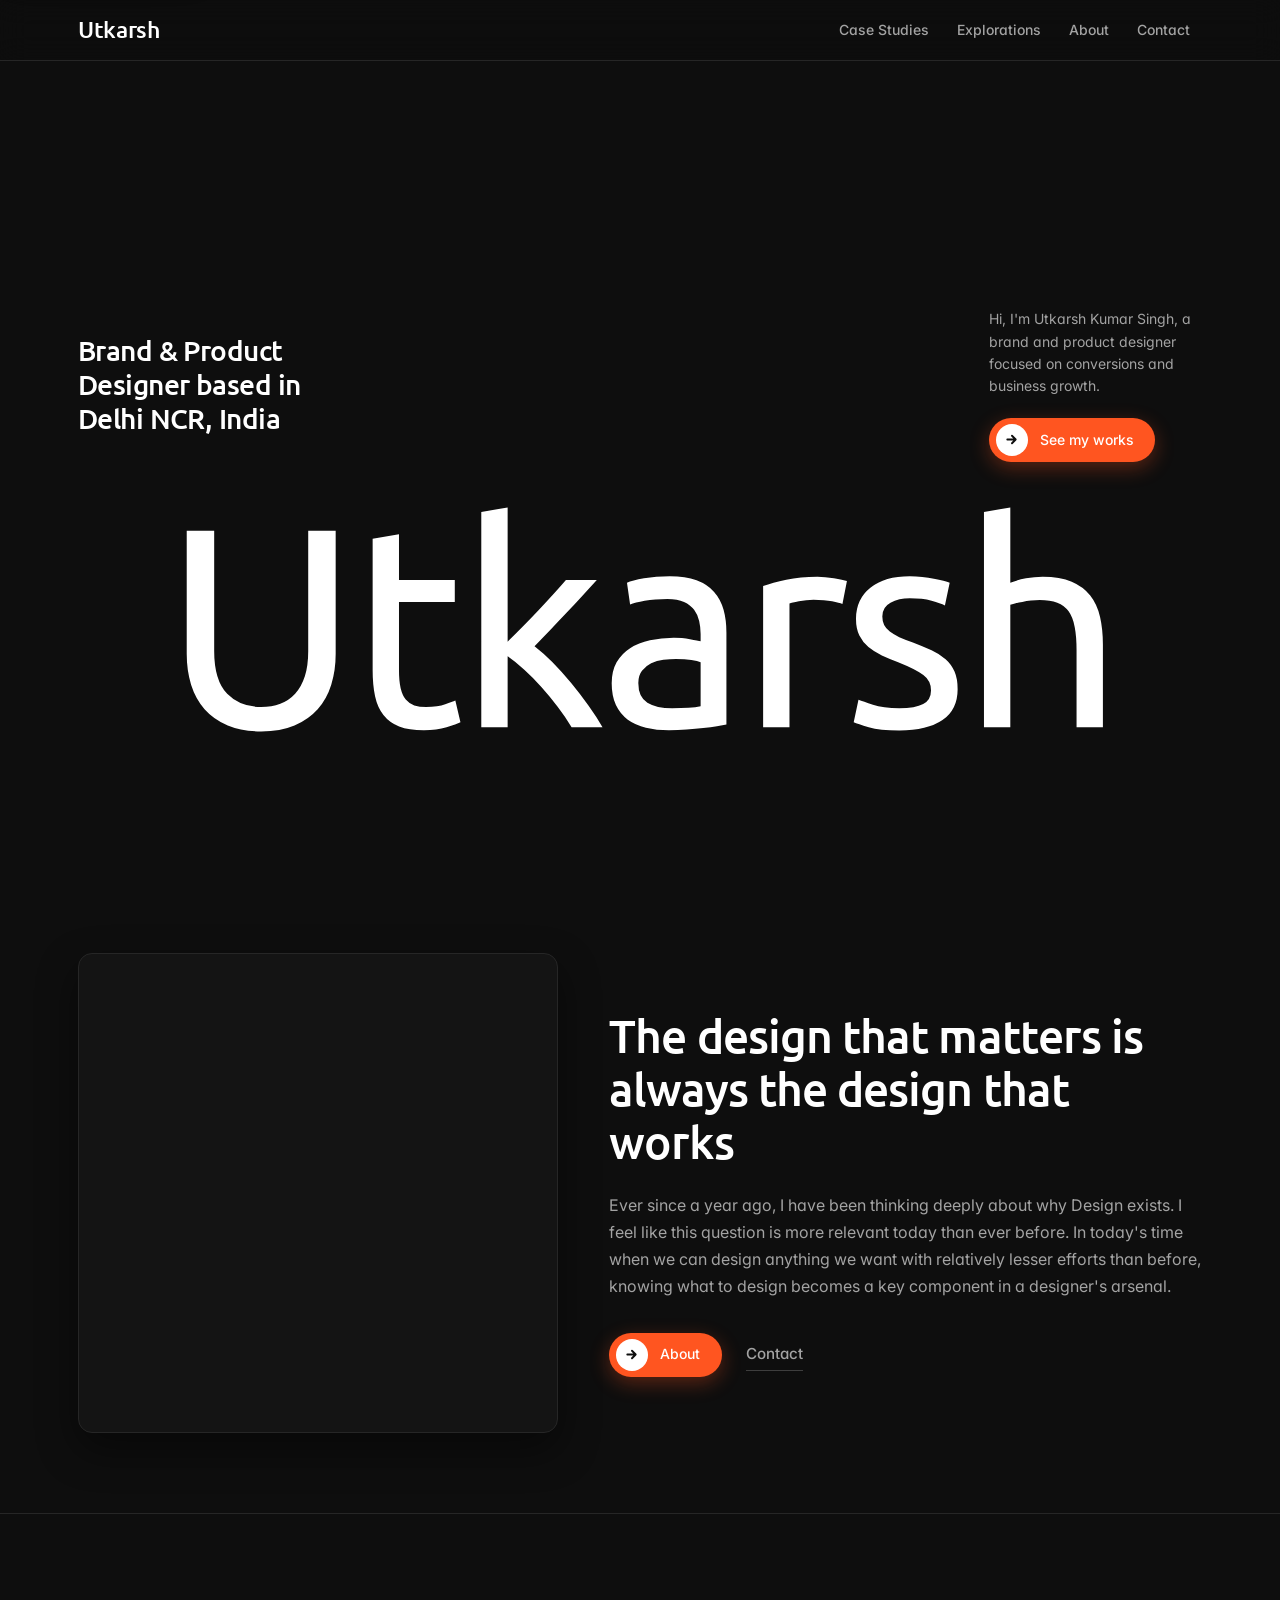
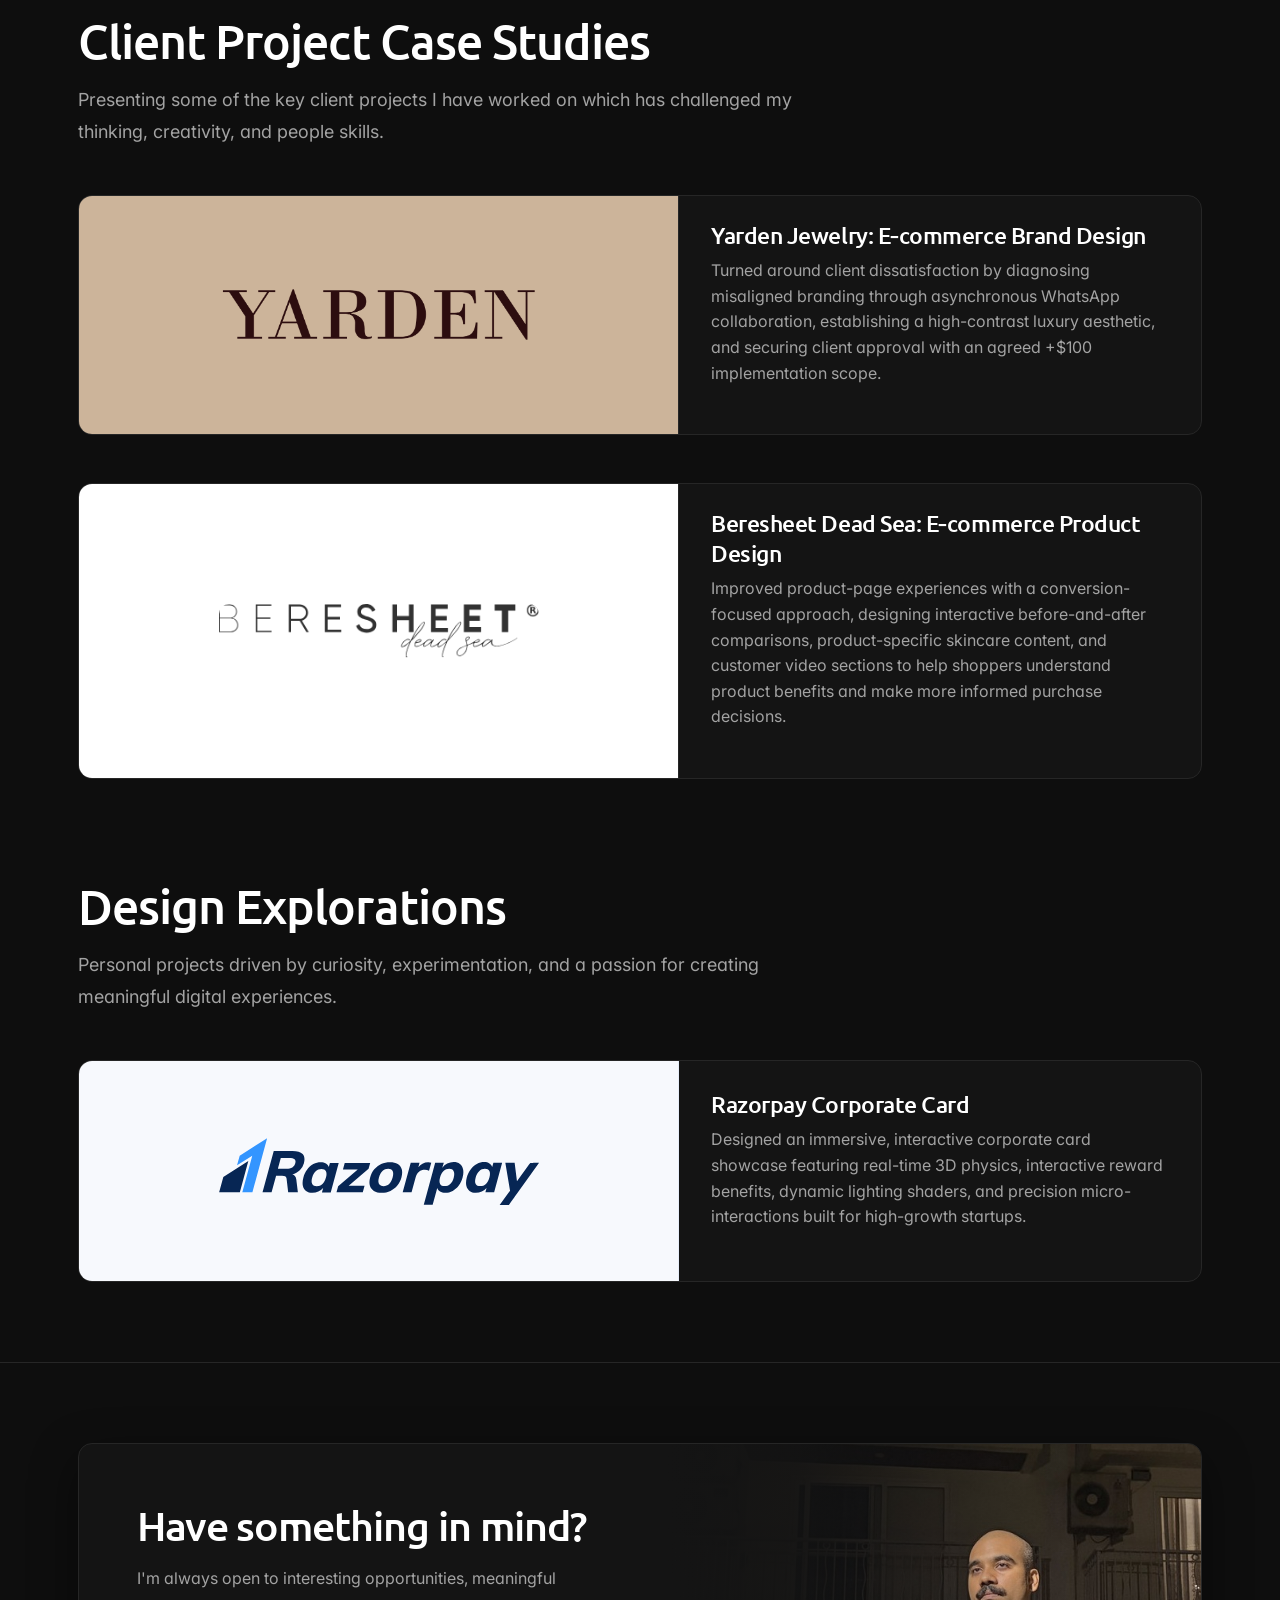
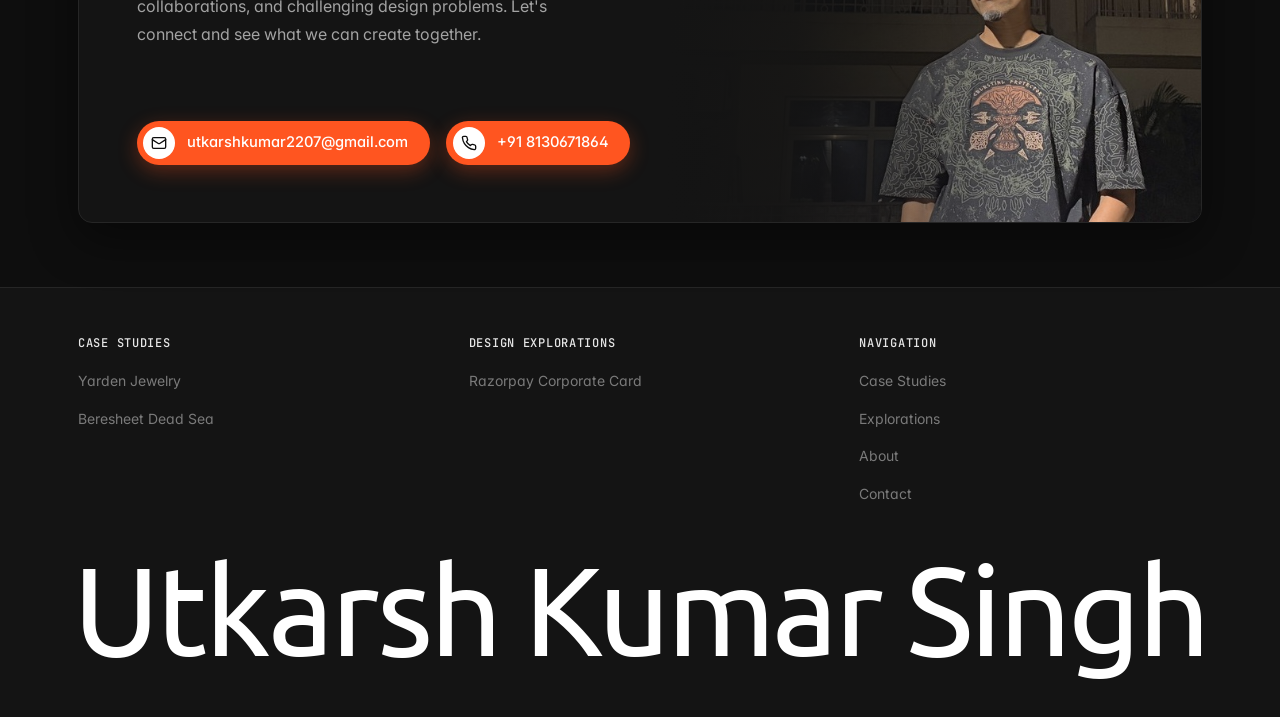
<file: index.html>
<!DOCTYPE html>
<html lang="en">

<head>
  <!-- Google Tag Manager / Google tag -->
  <script async src="https://www.googletagmanager.com/gtm.js?id=GTM-WG6HNQXL"></script>
  <script>
    window.dataLayer = window.dataLayer || [];
    function gtag(){dataLayer.push(arguments);}
    gtag('js', new Date());
  </script>

  <meta charset="UTF-8">
  <meta name="viewport" content="width=device-width, initial-scale=1.0">
  <title>Utkarsh - Portfolio</title>
  <meta name="description"
    content="Product Designer specializing in e&#8209;commerce UX, interface craft, and business-driven clarity. Real-world case studies for Yarden Jewelry and Beresheet Dead Sea.">

  <!-- OpenGraph / Social Metadata -->
  <meta property="og:title" content="Product Designer — Portfolio &amp; Selected Case Studies">
  <meta property="og:description"
    content="Thoughtful digital experiences, strong visual craft, and verified business outcomes across real-world e&#8209;commerce projects.">
  <meta property="og:type" content="website">

  <!-- Typography: Ubuntu, Inter, JetBrains Mono -->
  <link rel="preconnect" href="https://fonts.googleapis.com">
  <link rel="preconnect" href="https://fonts.gstatic.com" crossorigin>
  <link
    href="https://fonts.googleapis.com/css2?family=Inter:wght@300;400;500;600;700&family=JetBrains+Mono:wght@400;500;600;700&family=Ubuntu:wght@300;400;500;700&display=swap"
    rel="stylesheet">

  <!-- Core Stylesheets -->
  <link rel="stylesheet" href="css/tokens.css?v=13">
  <link rel="stylesheet" href="css/reset.css?v=13">
  <link rel="stylesheet" href="css/components.css?v=34">
  <link rel="stylesheet" href="css/home.css?v=66">

  <!-- Main JavaScript Module -->
  <script src="js/main.js?v=10" defer></script>
</head>

<body>

  <!-- Accessible Skip Link -->
  <a href="#main-content" class="skip-link">Skip to main content</a>

  <!-- Site Header & Navigation -->
  <header class="site-header" role="banner">
    <div class="nav-container">
      <a href="index.html" class="brand-link" aria-label="Utkarsh Home">
        <span class="brand-name">Utkarsh</span>
      </a>

      <!-- Desktop & Mobile Navigation Menu -->
      <nav class="nav-menu" aria-label="Primary Navigation">
        <ul class="nav-list" role="list">
          <li class="nav-item-mobile-only"><a href="index.html" class="nav-link">Home</a></li>
          <li><a href="#work" class="nav-link">Case Studies</a></li>
          <li><a href="#explorations" class="nav-link">Explorations</a></li>
          <li><a href="about.html" class="nav-link">About</a></li>
          <li><a href="#contact" class="nav-link">Contact</a></li>
        </ul>
        <div class="nav-menu-footer">
          <div class="nav-menu-divider"></div>
          <span class="nav-menu-brand">UTKARSH KUMAR SINGH</span>
        </div>
      </nav>

      <!-- Mobile Hamburger Button -->
      <button class="nav-toggle" type="button" aria-label="Toggle navigation menu" aria-expanded="false">
        <svg class="nav-toggle-icon" viewBox="0 0 24 24" fill="none" stroke="currentColor" stroke-width="2"
          stroke-linecap="round" stroke-linejoin="round" aria-hidden="true">
          <line x1="3" y1="12" x2="21" y2="12"></line>
          <line x1="3" y1="6" x2="21" y2="6"></line>
          <line x1="3" y1="18" x2="21" y2="18"></line>
        </svg>
      </button>
    </div>
  </header>

  <!-- Main Content Area -->
  <main id="main-content">

    <!-- ======================================================================
         Hero Section (Dominic-Inspired Editorial Showcase)
         ====================================================================== -->
    <section class="hero-section" aria-labelledby="hero-title">
      <div class="hero-container">

        <!-- Hero Visual Stage -->
        <div class="hero-stage">

          <!-- Left Column: Role Headline -->
          <div class="hero-col-left">
            <h1 id="hero-title" class="hero-role-title">
              Brand &amp; Product<br class="hero-br-desktop">
              Designer based in<br class="hero-br-desktop">
              Delhi NCR, India
            </h1>
          </div>

          <!-- Center Backdrop: Utkarsh Portrait with Dominic-style studio background -->
          <div class="hero-center-portrait">
            <div class="hero-portrait-frame-dominic">
              <picture>
                <source media="(max-width: 768px)" srcset="assets/images/hero-utkarsh-mobile.png?v=2">
                <img src="assets/images/hero-utkarsh-dominic-clean.png?v=5" alt="Utkarsh Kumar Singh — Brand &amp; UI/UX Designer" class="hero-portrait-img-dominic" width="1600" height="1350">
              </picture>
            </div>
          </div>

          <!-- Right Column: Intro Bio + Orange Pill CTA -->
          <div class="hero-col-right">
            <p class="hero-bio-text">
              Hi, I'm Utkarsh Kumar Singh, a brand and product designer focused on conversions and business growth.
            </p>
            <a href="#work" class="hero-pill-cta">
              <span class="hero-pill-cta-icon" aria-hidden="true">
                <svg viewBox="0 0 16 16" fill="none" stroke="currentColor" stroke-width="2" stroke-linecap="round" stroke-linejoin="round">
                  <path d="M3.5 8h9M8.5 4l4 4-4 4"/>
                </svg>
              </span>
              <span class="hero-pill-cta-label">See my works</span>
            </a>
          </div>

          <!-- Giant Full-Width Display Name Overlay -->
          <div class="hero-giant-name-wrap" aria-hidden="true">
            <svg class="hero-giant-name-svg" viewBox="0 0 1000 225" preserveAspectRatio="xMidYMid meet">
              <text x="500" y="195" text-anchor="middle" font-size="252">Utkarsh</text>
            </svg>
          </div>

        </div>

        <!-- Secondary Editorial Intro Block -->
        <div class="hero-editorial-intro">
          <h2 class="hero-editorial-heading-mobile" aria-hidden="true">
            The design that matters is always the design that works
          </h2>
          <div class="hero-editorial-media">
            <video class="hero-editorial-video" autoplay loop muted playsinline disablepictureinpicture disableremoteplayback preload="auto" aria-label="Presentation video">
              <source src="assets/videos/presentation-short.mp4" type="video/mp4">
            </video>
            <button type="button" class="video-touch-badge" aria-label="Watch video in player">
              <span class="video-touch-badge-icon" aria-hidden="true">
                <svg viewBox="0 0 16 16" fill="currentColor">
                  <path d="M4.5 3.5v9l8-4.5-8-4.5z"/>
                </svg>
              </span>
              <span>Watch Video</span>
            </button>
          </div>
          <div class="hero-editorial-content">
            <h2 class="hero-editorial-heading">
              The design that matters is always the design that works
            </h2>
            <p class="hero-editorial-body">
              Ever since a year ago, I have been thinking deeply about why Design exists. I feel like this question is more relevant today than ever before. In today's time when we can design anything we want with relatively lesser efforts than before, knowing what to design becomes a key component in a designer's arsenal.
            </p>
            <div class="hero-editorial-actions">
              <a href="about.html" class="hero-pill-cta">
                <span class="hero-pill-cta-icon" aria-hidden="true">
                  <svg viewBox="0 0 16 16" fill="none" stroke="currentColor" stroke-width="2" stroke-linecap="round" stroke-linejoin="round">
                    <path d="M3.5 8h9M8.5 4l4 4-4 4"/>
                  </svg>
                </span>
                <span class="hero-pill-cta-label">About</span>
              </a>
              <a href="#contact" class="hero-pill-cta-secondary">
                Contact
              </a>
            </div>
          </div>
        </div>

      </div>
    </section>

    <!-- ======================================================================
         Section 1: Selected Work
         ====================================================================== -->
    <section id="work" class="work-section" aria-labelledby="work-heading">
      <div class="section-container">

        <header class="section-header">
          <h2 id="work-heading" class="section-title">Client Project Case Studies</h2>
          <p class="section-description">
            Presenting some of the key client projects I have worked on which has challenged my thinking, creativity, and people skills.
          </p>
        </header>

        <div class="projects-stack">

          <!-- Project 01: Yarden Jewelry -->
          <a href="work/yarden-jewelry.html" class="project-card-asymmetric project-card-yarden" aria-labelledby="project-yarden-title">
            <div class="project-card-media">
              <img src="assets/images/yarden-logo.png" alt="Yarden Jewelry brand logo"
                width="1000" height="275" loading="lazy">
            </div>

            <div class="project-card-body">
              <div>
                <h3 id="project-yarden-title" class="project-card-title">
                  <span>Yarden Jewelry: E&#8209;commerce Brand Design</span>
                </h3>

                <p class="project-card-summary">
                  Turned around client dissatisfaction by diagnosing misaligned branding through asynchronous WhatsApp
                  collaboration, establishing a high-contrast luxury aesthetic, and securing client approval
                  with an agreed +$100 implementation scope.
                </p>
              </div>
            </div>
          </a>

          <!-- Project 02: Beresheet Dead Sea -->
          <a href="work/beresheet-dead-sea.html" class="project-card-asymmetric project-card-beresheet" aria-labelledby="project-beresheet-title">
            <div class="project-card-media">
              <img src="assets/images/beresheet-logo.png" alt="Beresheet Dead Sea brand logo"
                width="365" height="61" loading="lazy">
            </div>

            <div class="project-card-body">
              <div>
                <h3 id="project-beresheet-title" class="project-card-title">
                  <span>Beresheet Dead Sea: E&#8209;commerce Product Design</span>
                </h3>

                <p class="project-card-summary">
                  Improved product-page experiences with a conversion-focused approach, designing interactive
                  before-and-after comparisons, product-specific skincare content, and customer video sections to help
                  shoppers understand product benefits and make more informed purchase decisions.
                </p>
              </div>
            </div>
          </a>

        </div>
      </div>
    </section>

    <!-- ======================================================================
         Section 2: Design Explorations
         ====================================================================== -->
    <section id="explorations" class="explorations-section" aria-labelledby="explorations-heading">
      <div class="section-container">

        <header class="section-header">
          <h2 id="explorations-heading" class="section-title">Design Explorations</h2>
          <p class="section-description">
            Personal projects driven by curiosity, experimentation, and a passion for creating meaningful digital experiences.
          </p>
        </header>

        <div class="explorations-stack">
          <!-- Razorpay Corporate Card Exploration -->
          <a href="https://razorpay-corporate-card.netlify.app/" target="_blank" rel="noopener noreferrer" class="project-card-asymmetric project-card-razorpay" aria-labelledby="exploration-razorpay-title">
            <div class="project-card-media">
              <img src="assets/images/razorpay-logo.svg" alt="Razorpay brand logo"
                width="1896" height="401" loading="lazy">
            </div>

            <div class="project-card-body">
              <div>
                <h3 id="exploration-razorpay-title" class="project-card-title">
                  <span>Razorpay Corporate Card</span>
                </h3>

                <p class="project-card-summary">
                  Designed an immersive, interactive corporate card showcase featuring real-time 3D physics, interactive reward benefits, dynamic lighting shaders, and precision micro-interactions built for high-growth startups.
                </p>
              </div>
            </div>
          </a>
        </div>

      </div>
    </section>

    <!-- ======================================================================
         Section 3: Contact Card
         ====================================================================== -->
    <section id="contact" class="contact-section" aria-labelledby="contact-heading">
      <div class="section-container">
        <div class="contact-card">
          <!-- Right Landscape Photo (Utkarsh Portrait from IMG_0617) -->
          <div class="contact-card-media" aria-hidden="true">
            <img src="assets/images/contact-banner-bg.jpg?v=5" alt="Utkarsh Kumar Singh" class="contact-card-bg-img" width="1100" height="750" loading="lazy" />
            <div class="contact-card-overlay"></div>
          </div>

          <!-- Left Info & Content -->
          <div class="contact-card-content">
            <div class="contact-card-header">
              <h2 id="contact-heading" class="contact-title">
                Have something in mind?
              </h2>
              <p class="contact-desc">
                I'm always open to interesting opportunities, meaningful collaborations, and challenging design problems. Let's connect and see what we can create together.
              </p>
            </div>

            <!-- Bottom Action Row: Signature Orange Pill CTAs -->
            <div class="contact-card-bottom">
              <div class="contact-card-pills">
                <!-- Email Button -->
                <a href="mailto:utkarshkumar2207@gmail.com" class="hero-pill-cta">
                  <span class="hero-pill-cta-icon" aria-hidden="true">
                    <svg viewBox="0 0 24 24" fill="none" stroke="currentColor" stroke-width="2" stroke-linecap="round" stroke-linejoin="round">
                      <rect x="2" y="4" width="20" height="16" rx="2"></rect>
                      <path d="m22 7-8.97 5.7a1.94 1.94 0 0 1-2.06 0L2 7"></path>
                    </svg>
                  </span>
                  <span class="hero-pill-cta-label">utkarshkumar2207@gmail.com</span>
                </a>

                <!-- Phone Button -->
                <a href="tel:+918130671864" class="hero-pill-cta">
                  <span class="hero-pill-cta-icon" aria-hidden="true">
                    <svg viewBox="0 0 24 24" fill="none" stroke="currentColor" stroke-width="2" stroke-linecap="round" stroke-linejoin="round">
                      <path d="M22 16.92v3a2 2 0 0 1-2.18 2 19.79 19.79 0 0 1-8.63-3.07 19.5 19.5 0 0 1-6-6 19.79 19.79 0 0 1-3.07-8.67A2 2 0 0 1 4.11 2h3a2 2 0 0 1 2 1.72 12.84 12.84 0 0 0 .7 2.81 2 2 0 0 1-.45 2.11L8.09 9.91a16 16 0 0 0 6 6l1.27-1.27a2 2 0 0 1 2.11-.45 12.84 12.84 0 0 0 2.81.7A2 2 0 0 1 22 16.92z"></path>
                    </svg>
                  </span>
                  <span class="hero-pill-cta-label">+91 8130671864</span>
                </a>
              </div>
            </div>
          </div>
        </div>
      </div>
    </section>

  </main>

  <!-- Site Footer -->
  <footer class="site-footer" role="contentinfo">
    <div class="footer-container">
      <div class="footer-top">
        <div>
          <h4 class="footer-heading">Case Studies</h4>
          <ul class="footer-nav-list" role="list">
            <li><a href="work/yarden-jewelry.html" class="footer-nav-link">Yarden Jewelry</a></li>
            <li><a href="work/beresheet-dead-sea.html" class="footer-nav-link">Beresheet Dead Sea</a></li>
          </ul>
        </div>

        <div>
          <h4 class="footer-heading">Design Explorations</h4>
          <ul class="footer-nav-list" role="list">
            <li><a href="https://razorpay-corporate-card.netlify.app/" target="_blank" rel="noopener noreferrer" class="footer-nav-link">Razorpay Corporate Card</a></li>
          </ul>
        </div>

        <div>
          <h4 class="footer-heading">Navigation</h4>
          <ul class="footer-nav-list" role="list">
            <li><a href="#work" class="footer-nav-link">Case Studies</a></li>
            <li><a href="#explorations" class="footer-nav-link">Explorations</a></li>
            <li><a href="about.html" class="footer-nav-link">About</a></li>
            <li><a href="#contact" class="footer-nav-link">Contact</a></li>
          </ul>
        </div>
      </div>

      <div class="footer-huge-name-wrap" aria-hidden="true">
        <svg class="footer-huge-name-svg" viewBox="0 0 1000 130" preserveAspectRatio="xMidYMid meet">
          <text x="500" y="98" text-anchor="middle" font-size="112">Utkarsh Kumar Singh</text>
        </svg>
      </div>
    </div>
  </footer>

</body>

</html>
</file>
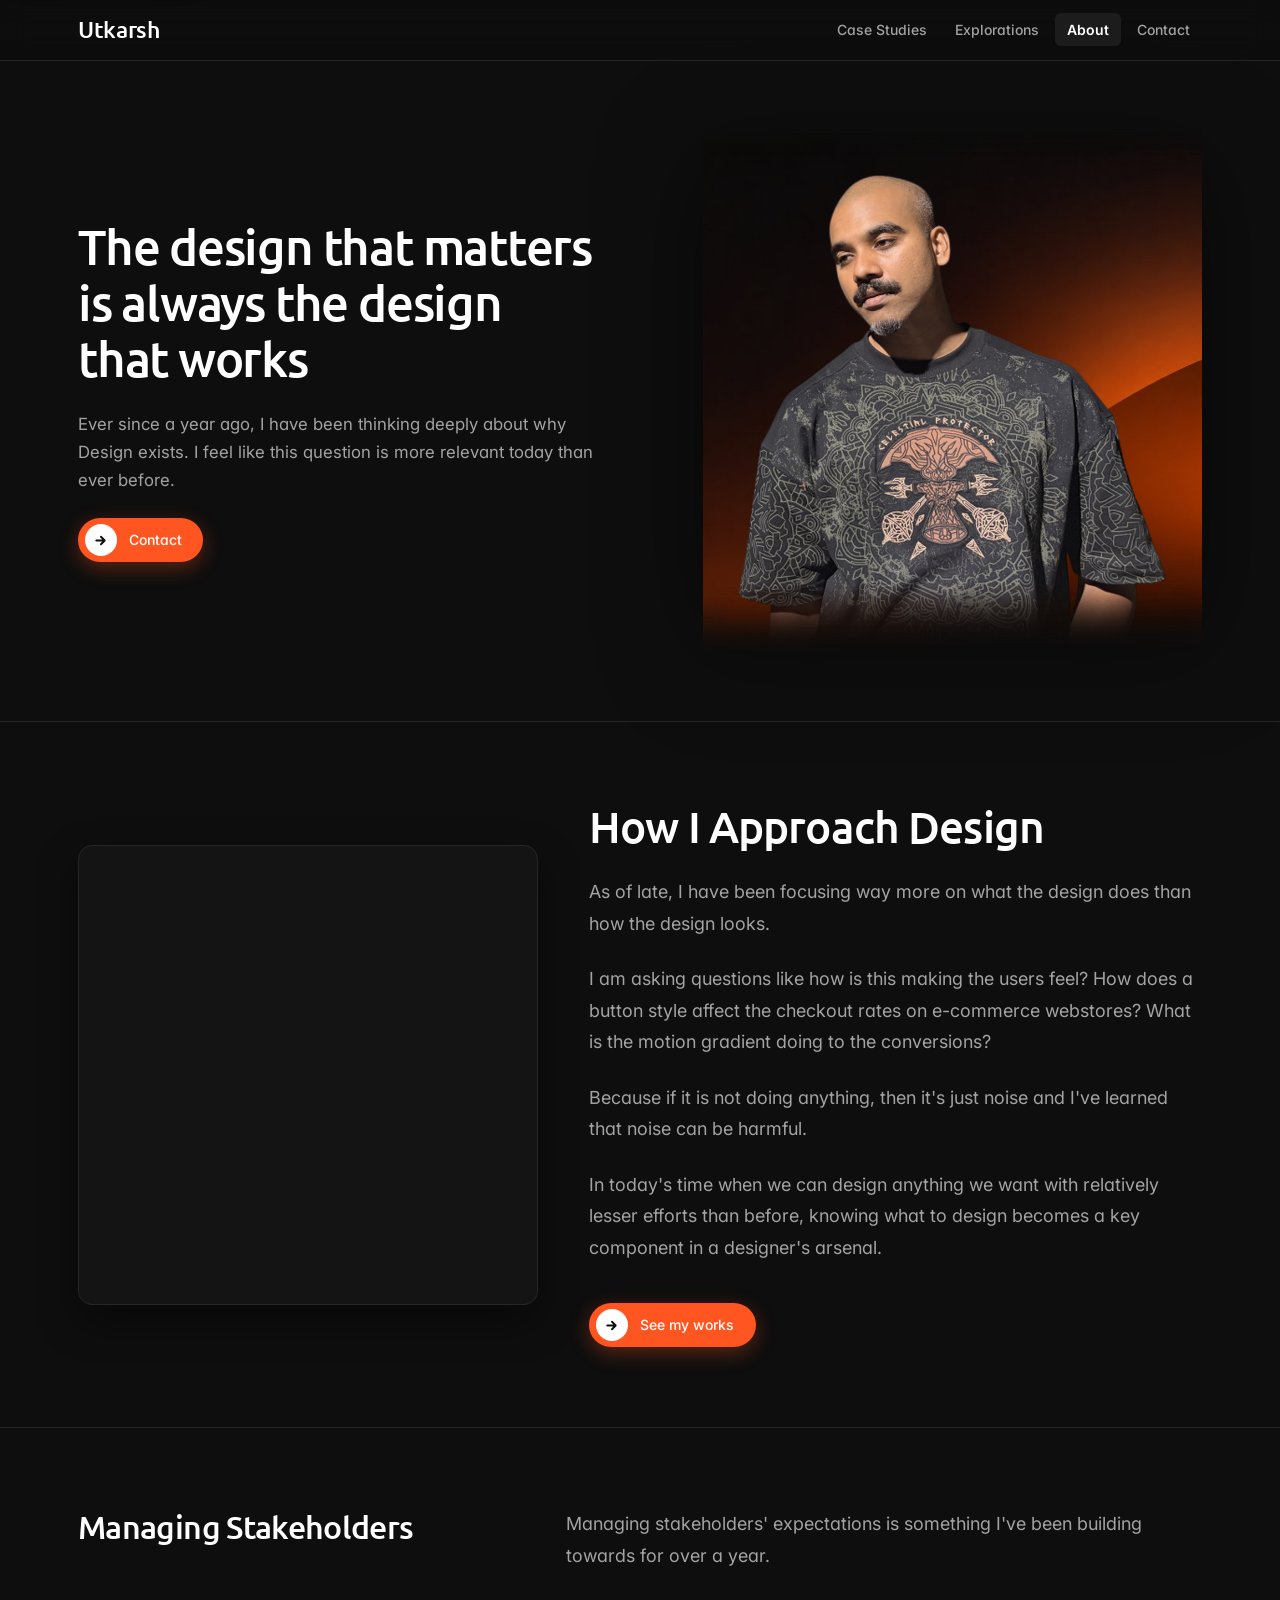
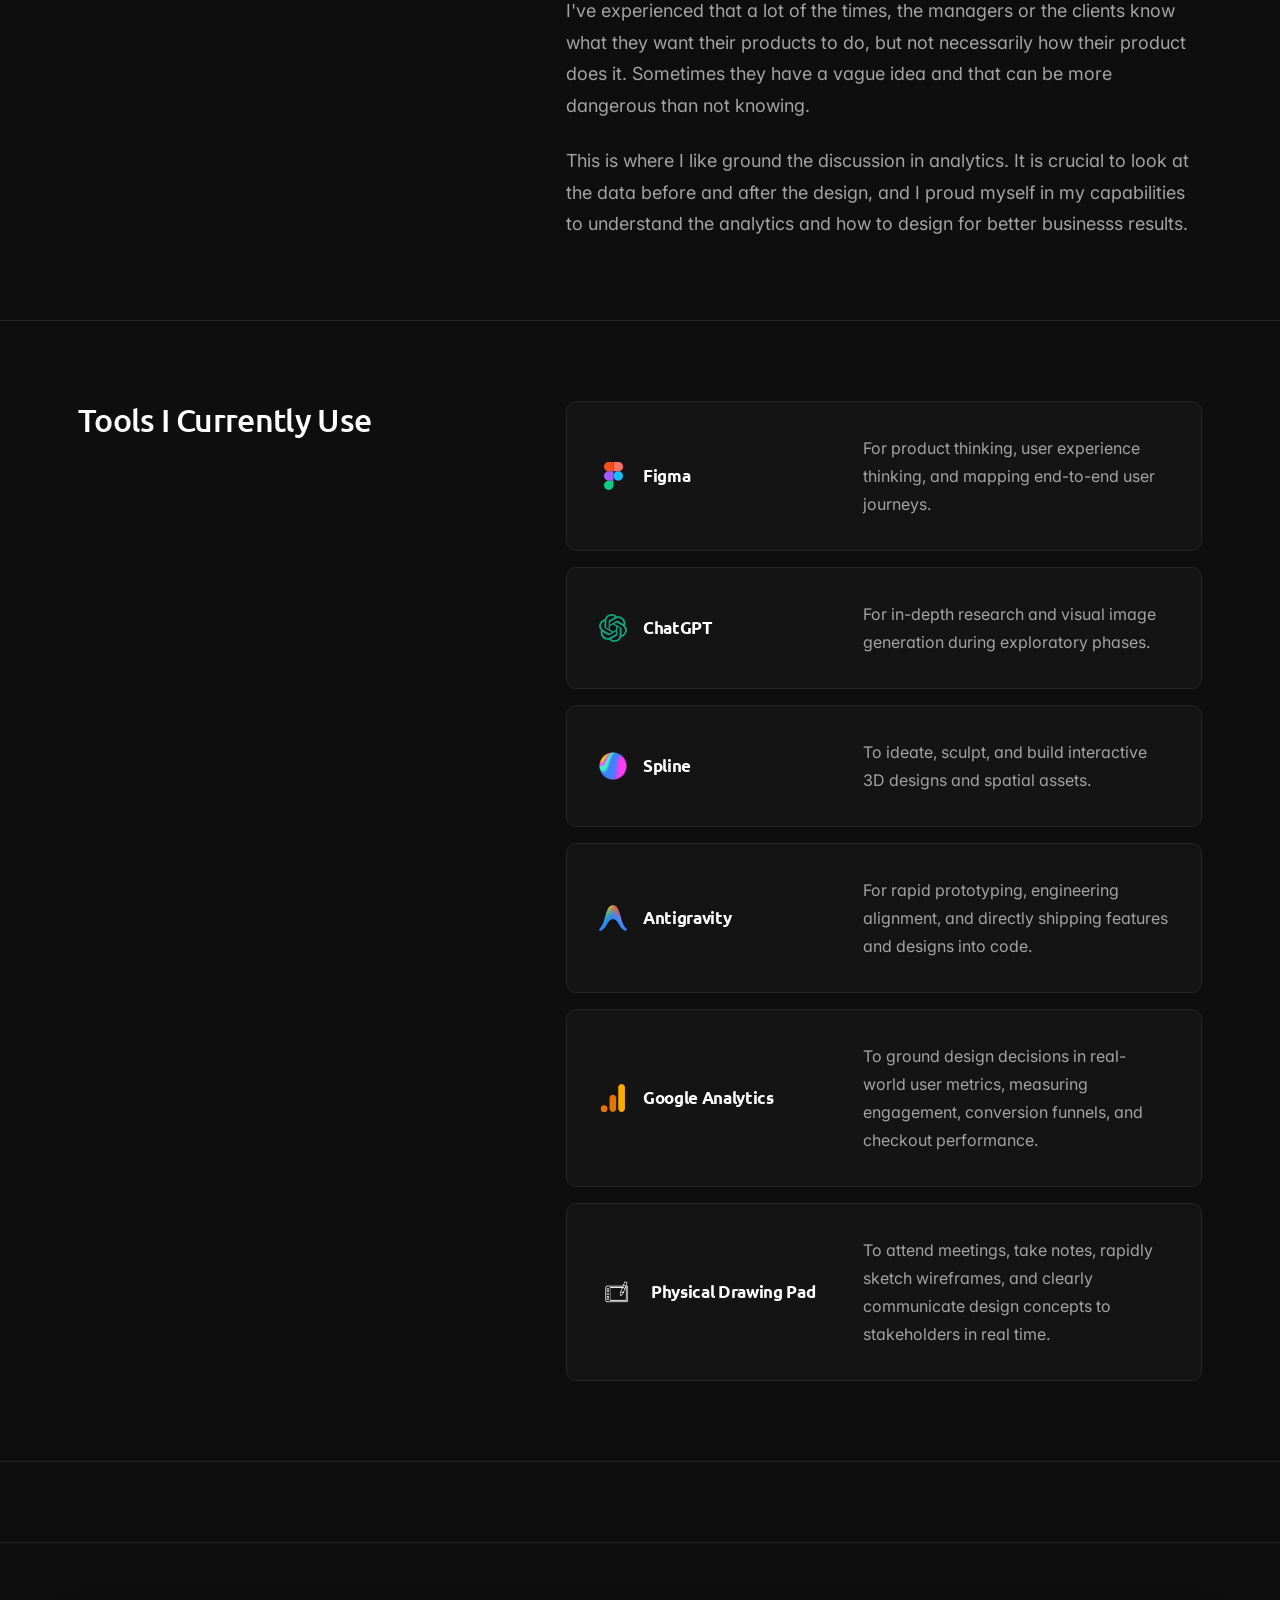
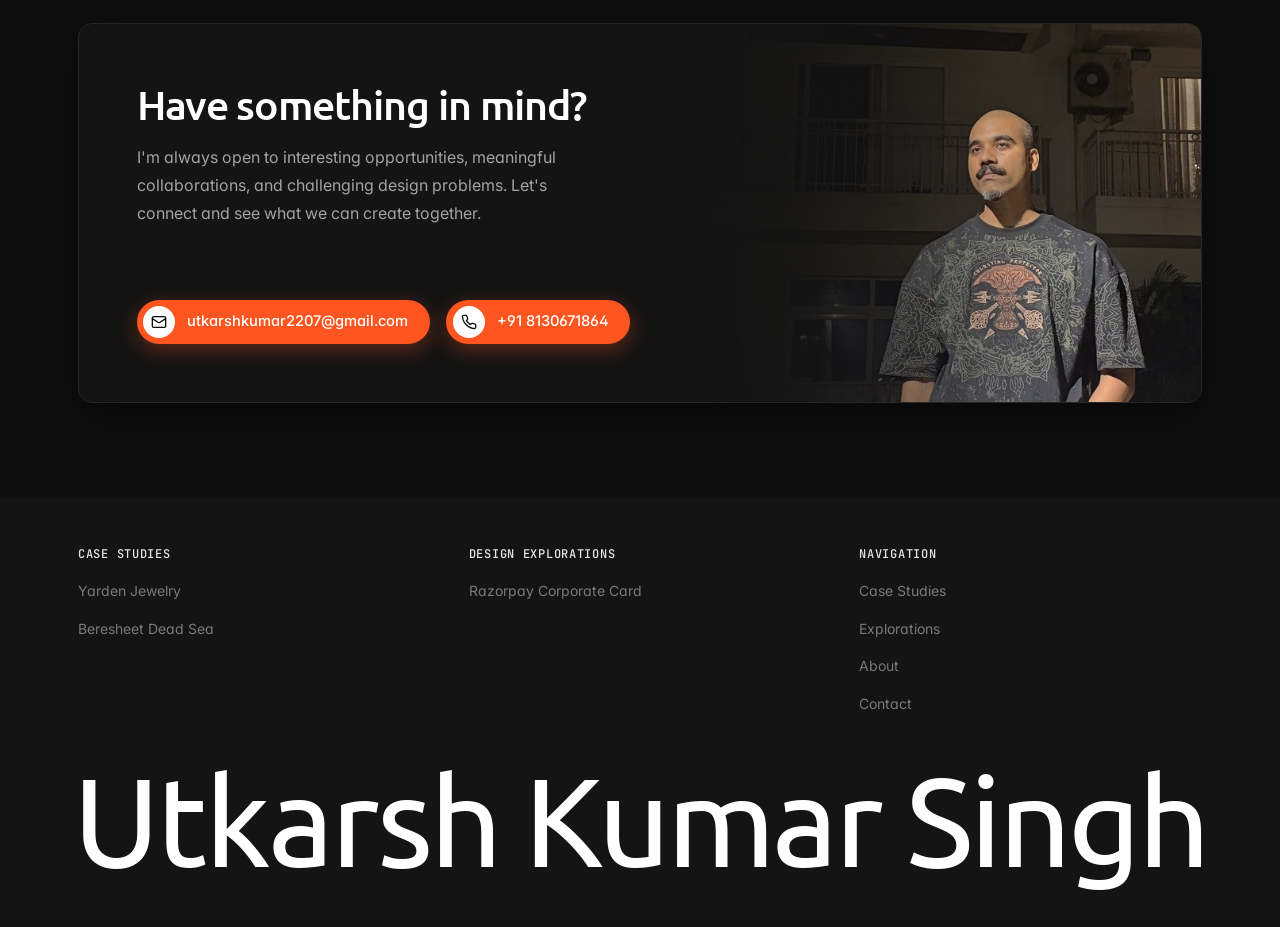
<file: about.html>
<!DOCTYPE html>
<html lang="en">
<head>
  <!-- Google Tag Manager / Google tag -->
  <script async src="https://www.googletagmanager.com/gtm.js?id=GTM-WG6HNQXL"></script>
  <script>
    window.dataLayer = window.dataLayer || [];
    function gtag(){dataLayer.push(arguments);}
    gtag('js', new Date());
  </script>

  <meta charset="UTF-8">
  <meta name="viewport" content="width=device-width, initial-scale=1.0">
  <meta name="description" content="About Utkarsh Kumar Singh — Brand & Product Designer based in Delhi NCR, India. Focused on conversions, design systems, and business growth.">
  <meta name="author" content="Utkarsh Kumar Singh">
  <title>Utkarsh - About</title>

  <!-- Canonical & Open Graph -->
  <link rel="canonical" href="about.html">
  <meta property="og:title" content="About — Utkarsh | Brand & Product Designer">
  <meta property="og:description" content="Brand & Product Designer based in Delhi NCR, India. Focused on conversions, digital products, and design systems.">
  <meta property="og:type" content="website">

  <!-- Typography: Inter, Ubuntu & JetBrains Mono -->
  <link rel="preconnect" href="https://fonts.googleapis.com">
  <link rel="preconnect" href="https://fonts.gstatic.com" crossorigin>
  <link href="https://fonts.googleapis.com/css2?family=Inter:wght@300;400;500;600;700&family=JetBrains+Mono:wght@400;500;600;700&family=Ubuntu:wght@300;400;500;700&display=swap" rel="stylesheet">

  <!-- Core Stylesheets -->
  <link rel="stylesheet" href="css/tokens.css?v=15">
  <link rel="stylesheet" href="css/reset.css?v=15">
  <link rel="stylesheet" href="css/components.css?v=34">
  <link rel="stylesheet" href="css/about.css?v=60">
</head>
<body class="about-page">
  <a href="#main-content" class="skip-link">Skip to main content</a>

  <!-- Site Header & Navigation -->
  <header class="site-header" role="banner">
    <div class="nav-container">
      <a href="index.html" class="brand-link" aria-label="Utkarsh Home">
        <span class="brand-name">Utkarsh</span>
      </a>

      <nav class="nav-menu" aria-label="Primary Navigation">
        <ul class="nav-list" role="list">
          <li class="nav-item-mobile-only"><a href="index.html" class="nav-link">Home</a></li>
          <li><a href="index.html#work" class="nav-link">Case Studies</a></li>
          <li><a href="index.html#explorations" class="nav-link">Explorations</a></li>
          <li><a href="about.html" class="nav-link active" aria-current="page">About</a></li>
          <li><a href="index.html#contact" class="nav-link">Contact</a></li>
        </ul>
        <div class="nav-menu-footer">
          <div class="nav-menu-divider"></div>
          <span class="nav-menu-brand">UTKARSH KUMAR SINGH</span>
        </div>
      </nav>

      <button class="nav-toggle" type="button" aria-label="Toggle navigation menu" aria-expanded="false">
        <svg class="nav-toggle-icon" viewBox="0 0 24 24" fill="none" stroke="currentColor" stroke-width="2" stroke-linecap="round" stroke-linejoin="round" aria-hidden="true">
          <line x1="3" y1="12" x2="21" y2="12"></line>
          <line x1="3" y1="6" x2="21" y2="6"></line>
          <line x1="3" y1="18" x2="21" y2="18"></line>
        </svg>
      </button>
    </div>
  </header>

  <!-- Main Content -->
  <main id="main-content" class="about-page-main">

    <!-- About Hero Section -->
    <section class="about-hero" aria-labelledby="about-title">
      <div class="about-page-container">
        <div class="about-hero-grid">
          
          <div class="about-hero-text">
            <h1 id="about-title" class="about-title">
              The design that matters is always the design that works
            </h1>
            <p class="about-lead">
              Ever since a year ago, I have been thinking deeply about why Design exists. I feel like this question is more relevant today than ever before.
            </p>
            <div class="about-hero-cta-wrap">
              <a href="#contact" class="hero-pill-cta">
                <span class="hero-pill-cta-icon" aria-hidden="true">
                  <svg viewBox="0 0 16 16" fill="none" stroke="currentColor" stroke-width="2" stroke-linecap="round" stroke-linejoin="round">
                    <path d="M3.5 8h9M8.5 4l4 4-4 4"/>
                  </svg>
                </span>
                <span class="hero-pill-cta-label">Contact</span>
              </a>
            </div>
          </div>

          <div class="about-hero-photo-wrap">
            <div class="about-hero-photo-frame">
              <picture>
                <source media="(max-width: 768px)" srcset="assets/images/about-hero-portrait-mobile.png?v=3">
                <img src="assets/images/about-hero-portrait.png?v=9" alt="Utkarsh Kumar Singh portrait" class="about-hero-photo-img" width="1400" height="1300">
              </picture>
            </div>
          </div>

          <!-- Giant Display Overlay ("About") for mobile hero parity -->
          <div class="about-giant-name-wrap" aria-hidden="true">
            <svg class="about-giant-name-svg" viewBox="0 0 1000 225" preserveAspectRatio="xMidYMid meet">
              <text x="500" y="195" text-anchor="middle" font-size="252">About</text>
            </svg>
          </div>



        </div>
      </div>
    </section>

    <!-- Narrative & Approach Section -->
    <section class="about-body-section" aria-labelledby="approach-heading">
      <div class="about-page-container">
        <div class="about-approach-col">
          
          <h2 class="about-approach-heading-mobile" aria-hidden="true">How I Approach Design</h2>

          <!-- Left: Autoplaying presentation video -->
          <div class="about-approach-media">
            <video class="about-approach-video" autoplay loop muted playsinline disablepictureinpicture disableremoteplayback preload="auto" aria-label="Presentation video">
              <source src="assets/videos/presentation-short.mp4" type="video/mp4">
            </video>
            <button type="button" class="video-touch-badge" aria-label="Watch video in player">
              <span class="video-touch-badge-icon" aria-hidden="true">
                <svg viewBox="0 0 16 16" fill="currentColor">
                  <path d="M4.5 3.5v9l8-4.5-8-4.5z"/>
                </svg>
              </span>
              <span>Watch Video</span>
            </button>
          </div>

          <!-- Right: Heading, Prose & Actions -->
          <div class="about-approach-content">
            <div class="about-col-header" style="position: static; margin-bottom: var(--space-6);">
              <h2 id="approach-heading" class="about-section-heading">How I Approach Design</h2>
            </div>
            <div class="about-prose">
              <p>
                As of late, I have been focusing way more on what the design does than how the design looks.
              </p>
              <p>
                I am asking questions like how is this making the users feel? How does a button style affect the checkout rates on e-commerce webstores? What is the motion gradient doing to the conversions?
              </p>
              <p>
                Because if it is not doing anything, then it's just noise and I've learned that noise can be harmful.
              </p>
              <p>
                In today's time when we can design anything we want with relatively lesser efforts than before, knowing what to design becomes a key component in a designer's arsenal.
              </p>
              <div style="margin-top: var(--space-4);">
                <a href="index.html#work" class="hero-pill-cta">
                  <span class="hero-pill-cta-icon" aria-hidden="true">
                    <svg viewBox="0 0 16 16" fill="none" stroke="currentColor" stroke-width="2" stroke-linecap="round" stroke-linejoin="round">
                      <path d="M3.5 8h9M8.5 4l4 4-4 4"/>
                    </svg>
                  </span>
                  <span class="hero-pill-cta-label">See my works</span>
                </a>
              </div>
            </div>
          </div>

        </div>
      </div>
    </section>

    <!-- Selected Areas of Focus / Expertise -->
    <section class="about-body-section" aria-labelledby="expertise-heading">
      <div class="about-page-container">
        <div class="about-two-col">
          
          <div class="about-col-header">
            <h2 id="expertise-heading" class="about-section-heading">Managing Stakeholders</h2>
          </div>

                    <div class="about-prose">
            <p>
              Managing stakeholders' expectations is something I've been building towards for over a year.
            </p>
            <p>
              I've experienced that a lot of the times, the managers or the clients know what they want their products to do, but not necessarily how their product does it. Sometimes they have a vague idea and that can be more dangerous than not knowing.
            </p>
            <p>
              This is where I like ground the discussion in analytics. It is crucial to look at the data before and after the design, and I proud myself in my capabilities to understand the analytics and how to design for better businesss results.
            </p>
          </div>

        </div>
      </div>
    </section>

    <!-- Tools & Workflow Section -->
    <section class="about-body-section" aria-labelledby="tools-heading">
      <div class="about-page-container">
        <div class="about-two-col">
          
          <div class="about-col-header">
            <h2 id="tools-heading" class="about-section-heading">Tools I Currently Use</h2>
          </div>

          <div class="tools-grid">
            
            <!-- Tool 1: Figma -->
            <div class="tool-item-card">
              <div class="tool-badge-wrap">
                <img src="assets/images/tools/figma-logo.svg" alt="Figma" class="tool-logo-img" />
                <h3 class="tool-name">Figma</h3>
              </div>
              <p class="tool-usecase">
                For product thinking, user experience thinking, and mapping end-to-end user journeys.
              </p>
            </div>

            <!-- Tool 2: ChatGPT -->
            <div class="tool-item-card">
              <div class="tool-badge-wrap">
                <img src="assets/images/tools/chatgpt-logo.svg?v=2" alt="ChatGPT" class="tool-logo-img" />
                <h3 class="tool-name">ChatGPT</h3>
              </div>
              <p class="tool-usecase">
                For in-depth research and visual image generation during exploratory phases.
              </p>
            </div>

            <!-- Tool 3: Spline -->
            <div class="tool-item-card">
              <div class="tool-badge-wrap">
                <img src="assets/images/tools/spline-logo.png?v=2" alt="Spline" class="tool-logo-img" />
                <h3 class="tool-name">Spline</h3>
              </div>
              <p class="tool-usecase">
                To ideate, sculpt, and build interactive 3D designs and spatial assets.
              </p>
            </div>

            <!-- Tool 4: Antigravity -->
            <div class="tool-item-card">
              <div class="tool-badge-wrap">
                <img src="assets/images/tools/antigravity-logo.svg" alt="Antigravity" class="tool-logo-img" />
                <h3 class="tool-name">Antigravity</h3>
              </div>
              <p class="tool-usecase">
                For rapid prototyping, engineering alignment, and directly shipping features and designs into code.
              </p>
            </div>

            <!-- Tool 5: Google Analytics -->
            <div class="tool-item-card">
              <div class="tool-badge-wrap">
                <img src="assets/images/tools/google-analytics-logo.svg" alt="Google Analytics" class="tool-logo-img" />
                <h3 class="tool-name">Google Analytics</h3>
              </div>
              <p class="tool-usecase">
                To ground design decisions in real-world user metrics, measuring engagement, conversion funnels, and checkout performance.
              </p>
            </div>

            <!-- Tool 6: Physical Drawing Pad -->
            <div class="tool-item-card">
              <div class="tool-badge-wrap">
                <img src="assets/images/tools/drawing-pad-logo.png?v=10" alt="Physical Drawing Pad" class="tool-logo-img tool-logo-pad" />
                <h3 class="tool-name">Physical Drawing Pad</h3>
              </div>
              <p class="tool-usecase">
                To attend meetings, take notes, rapidly sketch wireframes, and clearly communicate design concepts to stakeholders in real time.
              </p>
            </div>

          </div>
        </div>
      </div>
    </section>

    <!-- Project Experience Track -->

      <!-- Contact Section -->
    <section id="contact" class="contact-section" aria-labelledby="contact-heading">
      <div class="section-container">
        <div class="contact-card">
          <!-- Right Landscape Photo (Utkarsh Portrait from IMG_0617) -->
          <div class="contact-card-media" aria-hidden="true">
            <img src="assets/images/contact-banner-bg.jpg?v=5" alt="Utkarsh Kumar Singh" class="contact-card-bg-img" width="1100" height="750" loading="lazy" />
            <div class="contact-card-overlay"></div>
          </div>

          <!-- Left Info & Content -->
          <div class="contact-card-content">
            <div class="contact-card-header">
              <h2 id="contact-heading" class="contact-title">
                Have something in mind?
              </h2>
              <p class="contact-desc">
                I'm always open to interesting opportunities, meaningful collaborations, and challenging design problems. Let's connect and see what we can create together.
              </p>
            </div>

            <!-- Bottom Action Row: Signature Orange Pill CTAs -->
            <div class="contact-card-bottom">
              <div class="contact-card-pills">
                <!-- Email Button -->
                <a href="mailto:utkarshkumar2207@gmail.com" class="hero-pill-cta">
                  <span class="hero-pill-cta-icon" aria-hidden="true">
                    <svg viewBox="0 0 24 24" fill="none" stroke="currentColor" stroke-width="2" stroke-linecap="round" stroke-linejoin="round">
                      <rect x="2" y="4" width="20" height="16" rx="2"></rect>
                      <path d="m22 7-8.97 5.7a1.94 1.94 0 0 1-2.06 0L2 7"></path>
                    </svg>
                  </span>
                  <span class="hero-pill-cta-label">utkarshkumar2207@gmail.com</span>
                </a>

                <!-- Phone Button -->
                <a href="tel:+918130671864" class="hero-pill-cta">
                  <span class="hero-pill-cta-icon" aria-hidden="true">
                    <svg viewBox="0 0 24 24" fill="none" stroke="currentColor" stroke-width="2" stroke-linecap="round" stroke-linejoin="round">
                      <path d="M22 16.92v3a2 2 0 0 1-2.18 2 19.79 19.79 0 0 1-8.63-3.07 19.5 19.5 0 0 1-6-6 19.79 19.79 0 0 1-3.07-8.67A2 2 0 0 1 4.11 2h3a2 2 0 0 1 2 1.72 12.84 12.84 0 0 0 .7 2.81 2 2 0 0 1-.45 2.11L8.09 9.91a16 16 0 0 0 6 6l1.27-1.27a2 2 0 0 1 2.11-.45 12.84 12.84 0 0 0 2.81.7A2 2 0 0 1 22 16.92z"></path>
                    </svg>
                  </span>
                  <span class="hero-pill-cta-label">+91 8130671864</span>
                </a>
              </div>
            </div>
          </div>
        </div>
      </div>
    </section>

  </main>

  <!-- Site Footer -->
  <footer class="site-footer" role="contentinfo">
    <div class="footer-container">
      <div class="footer-top">
        <div>
          <h4 class="footer-heading">Case Studies</h4>
          <ul class="footer-nav-list" role="list">
            <li><a href="work/yarden-jewelry.html" class="footer-nav-link">Yarden Jewelry</a></li>
            <li><a href="work/beresheet-dead-sea.html" class="footer-nav-link">Beresheet Dead Sea</a></li>
          </ul>
        </div>

        <div>
          <h4 class="footer-heading">Design Explorations</h4>
          <ul class="footer-nav-list" role="list">
            <li><a href="https://razorpay-corporate-card.netlify.app/" target="_blank" rel="noopener noreferrer" class="footer-nav-link">Razorpay Corporate Card</a></li>
          </ul>
        </div>

        <div>
          <h4 class="footer-heading">Navigation</h4>
          <ul class="footer-nav-list" role="list">
            <li><a href="index.html#work" class="footer-nav-link">Case Studies</a></li>
            <li><a href="index.html#explorations" class="footer-nav-link">Explorations</a></li>
            <li><a href="about.html" class="footer-nav-link">About</a></li>
            <li><a href="index.html#contact" class="footer-nav-link">Contact</a></li>
          </ul>
        </div>
      </div>

      <div class="footer-huge-name-wrap" aria-hidden="true">
        <svg class="footer-huge-name-svg" viewBox="0 0 1000 130" preserveAspectRatio="xMidYMid meet">
          <text x="500" y="98" text-anchor="middle" font-size="112">Utkarsh Kumar Singh</text>
        </svg>
      </div>
    </div>
  </footer>

  <script src="js/main.js?v=10"></script>
</body>
</html>
</file>
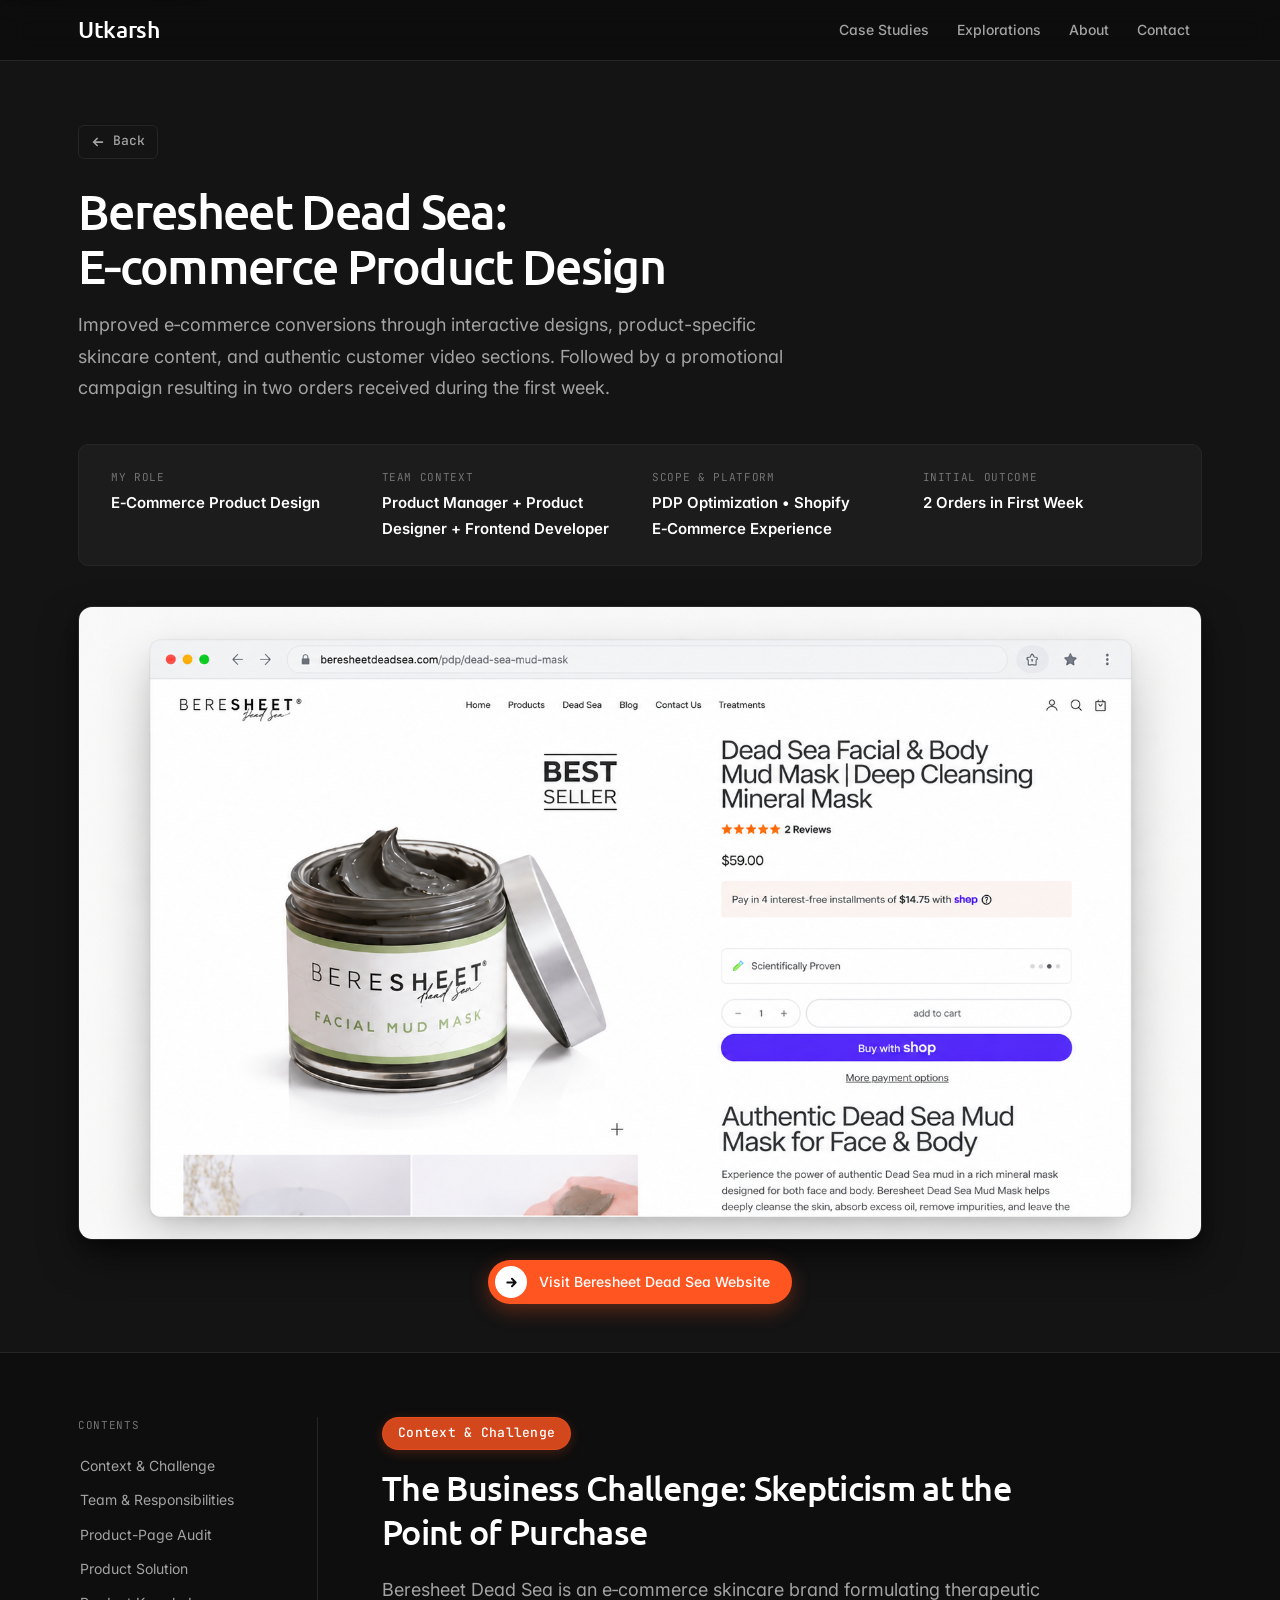
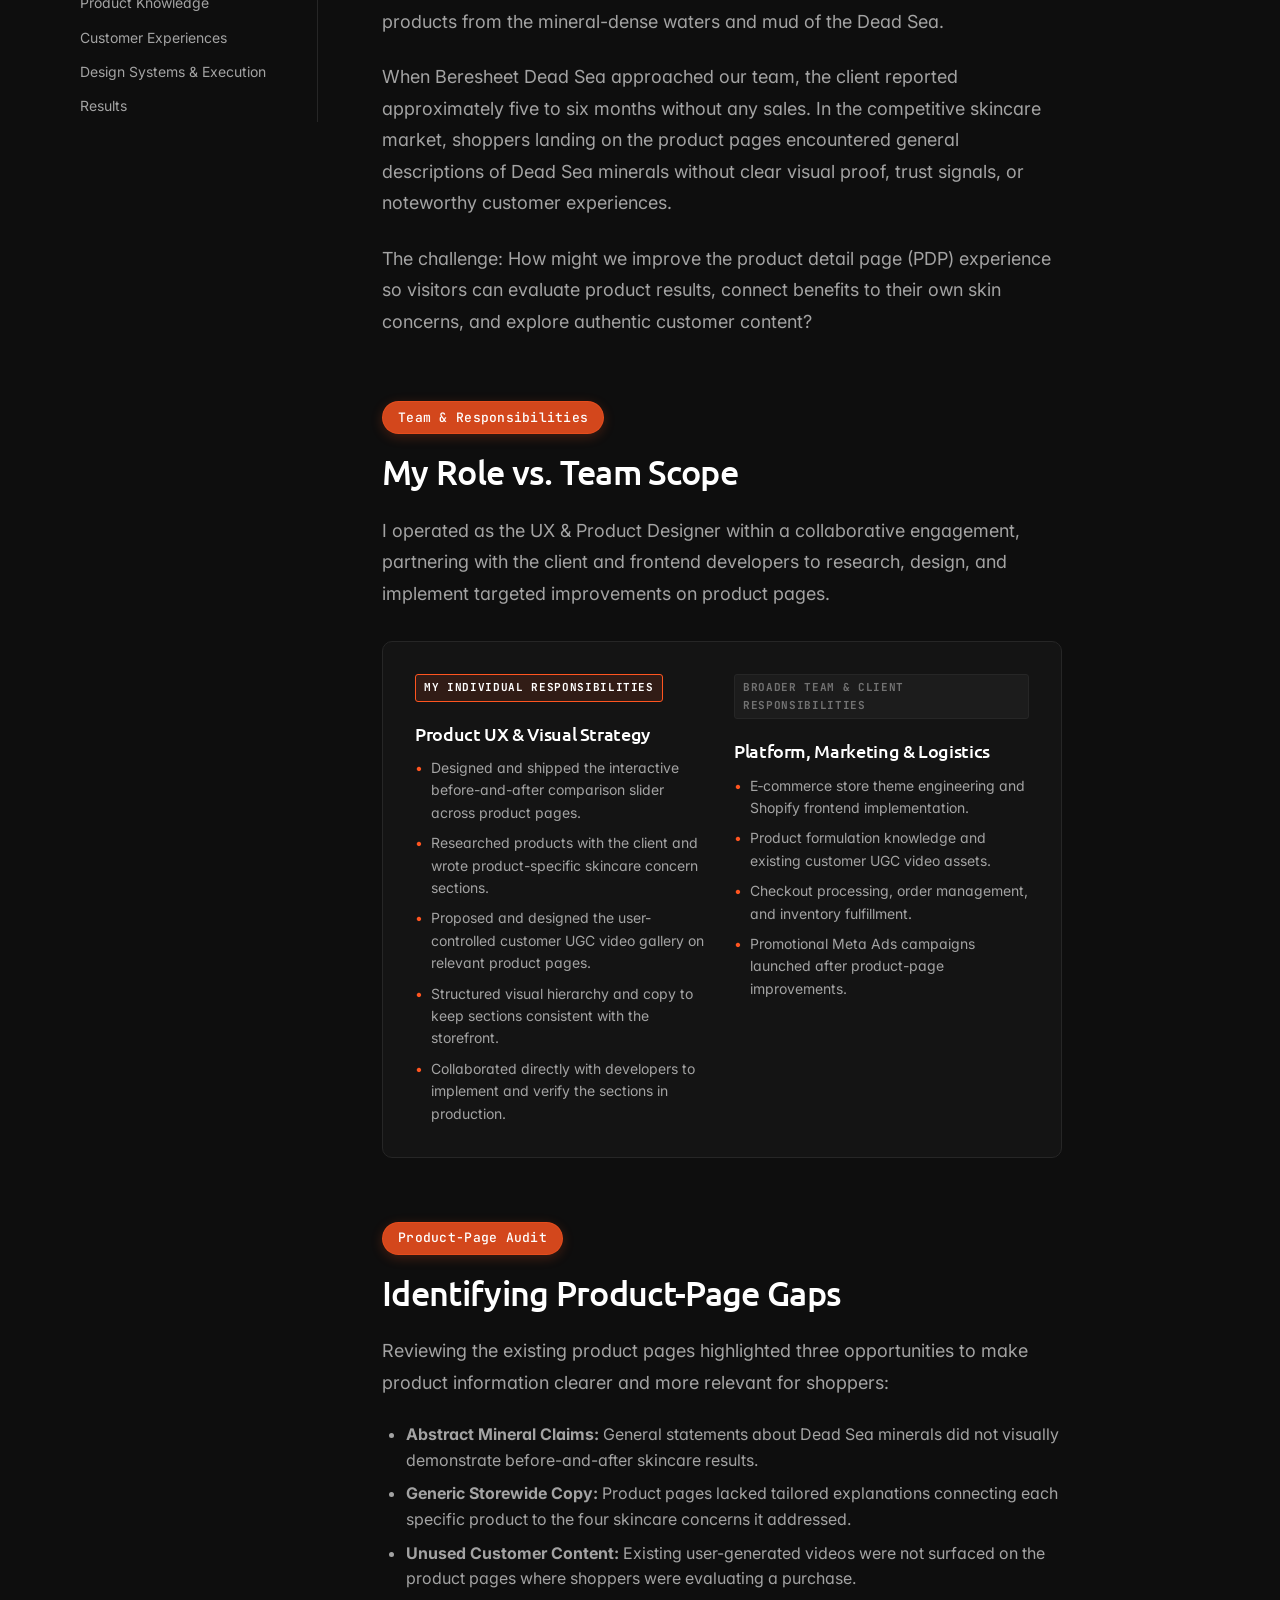
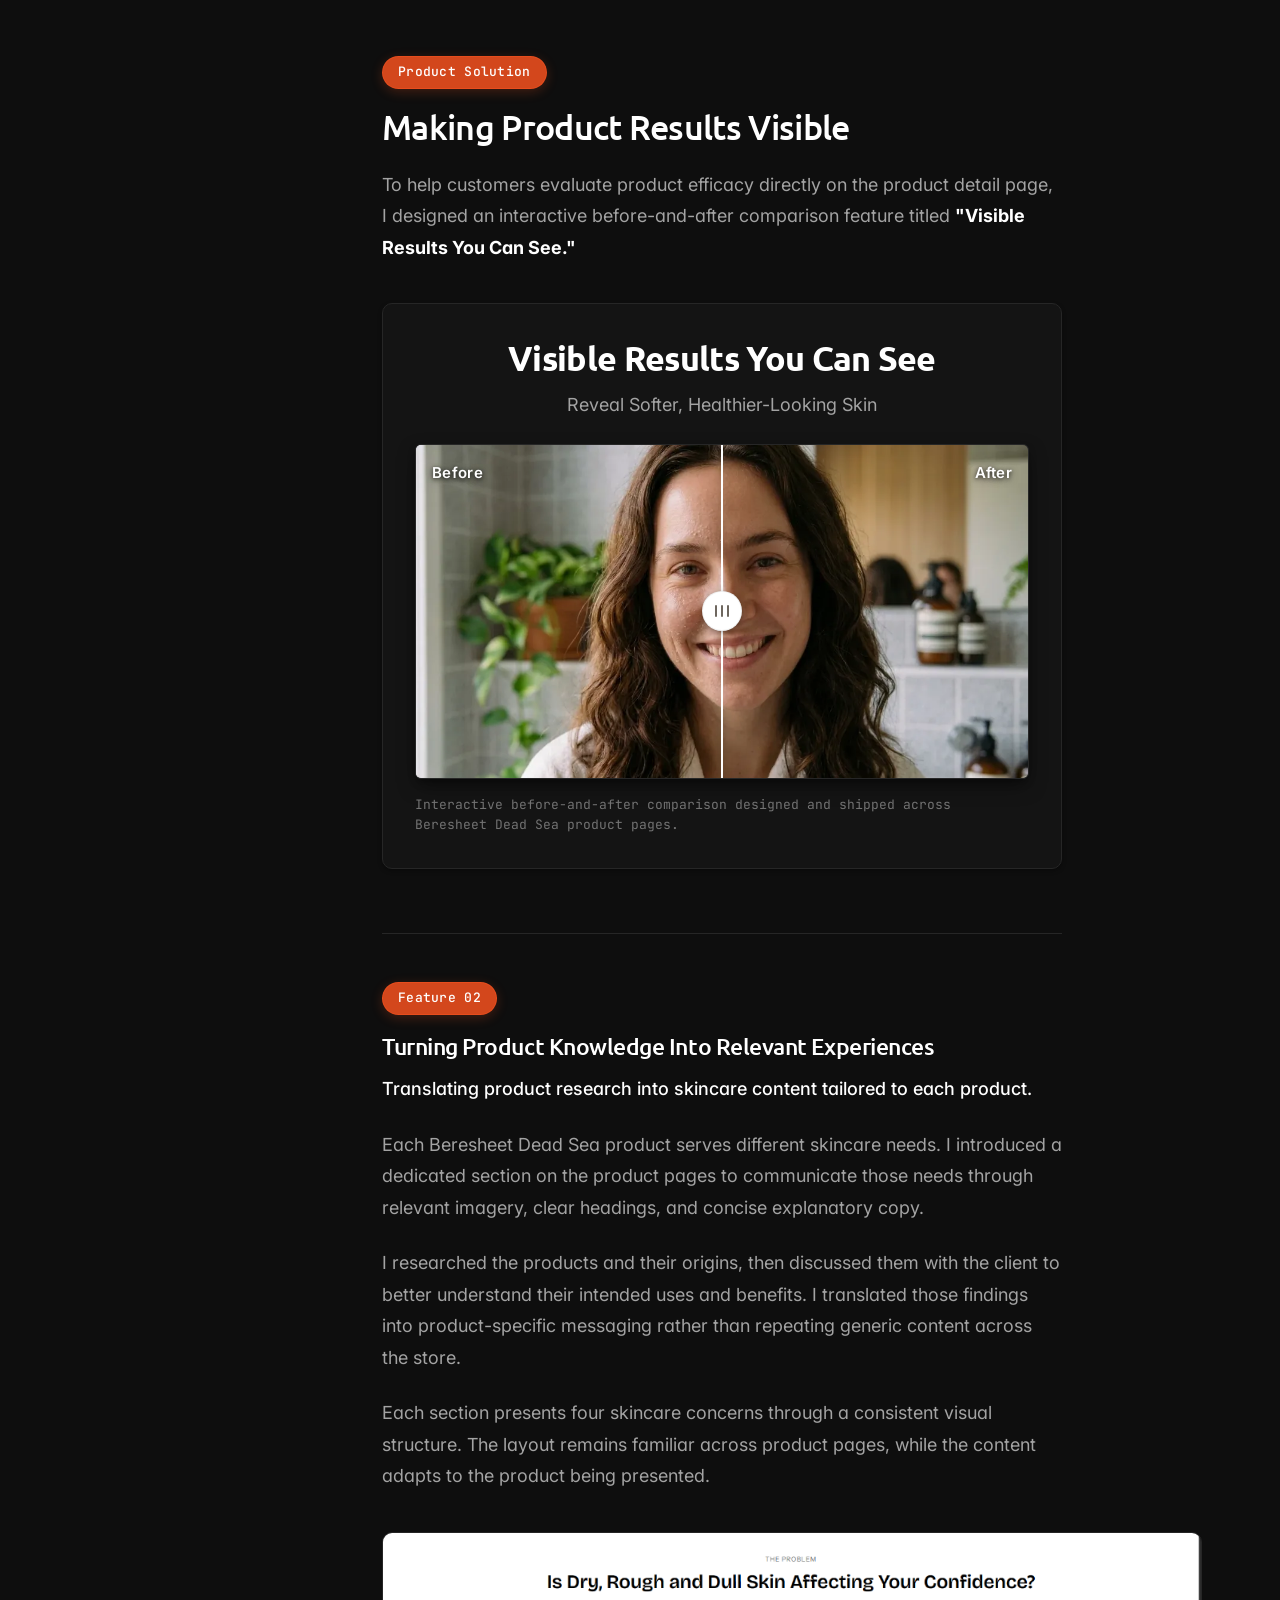
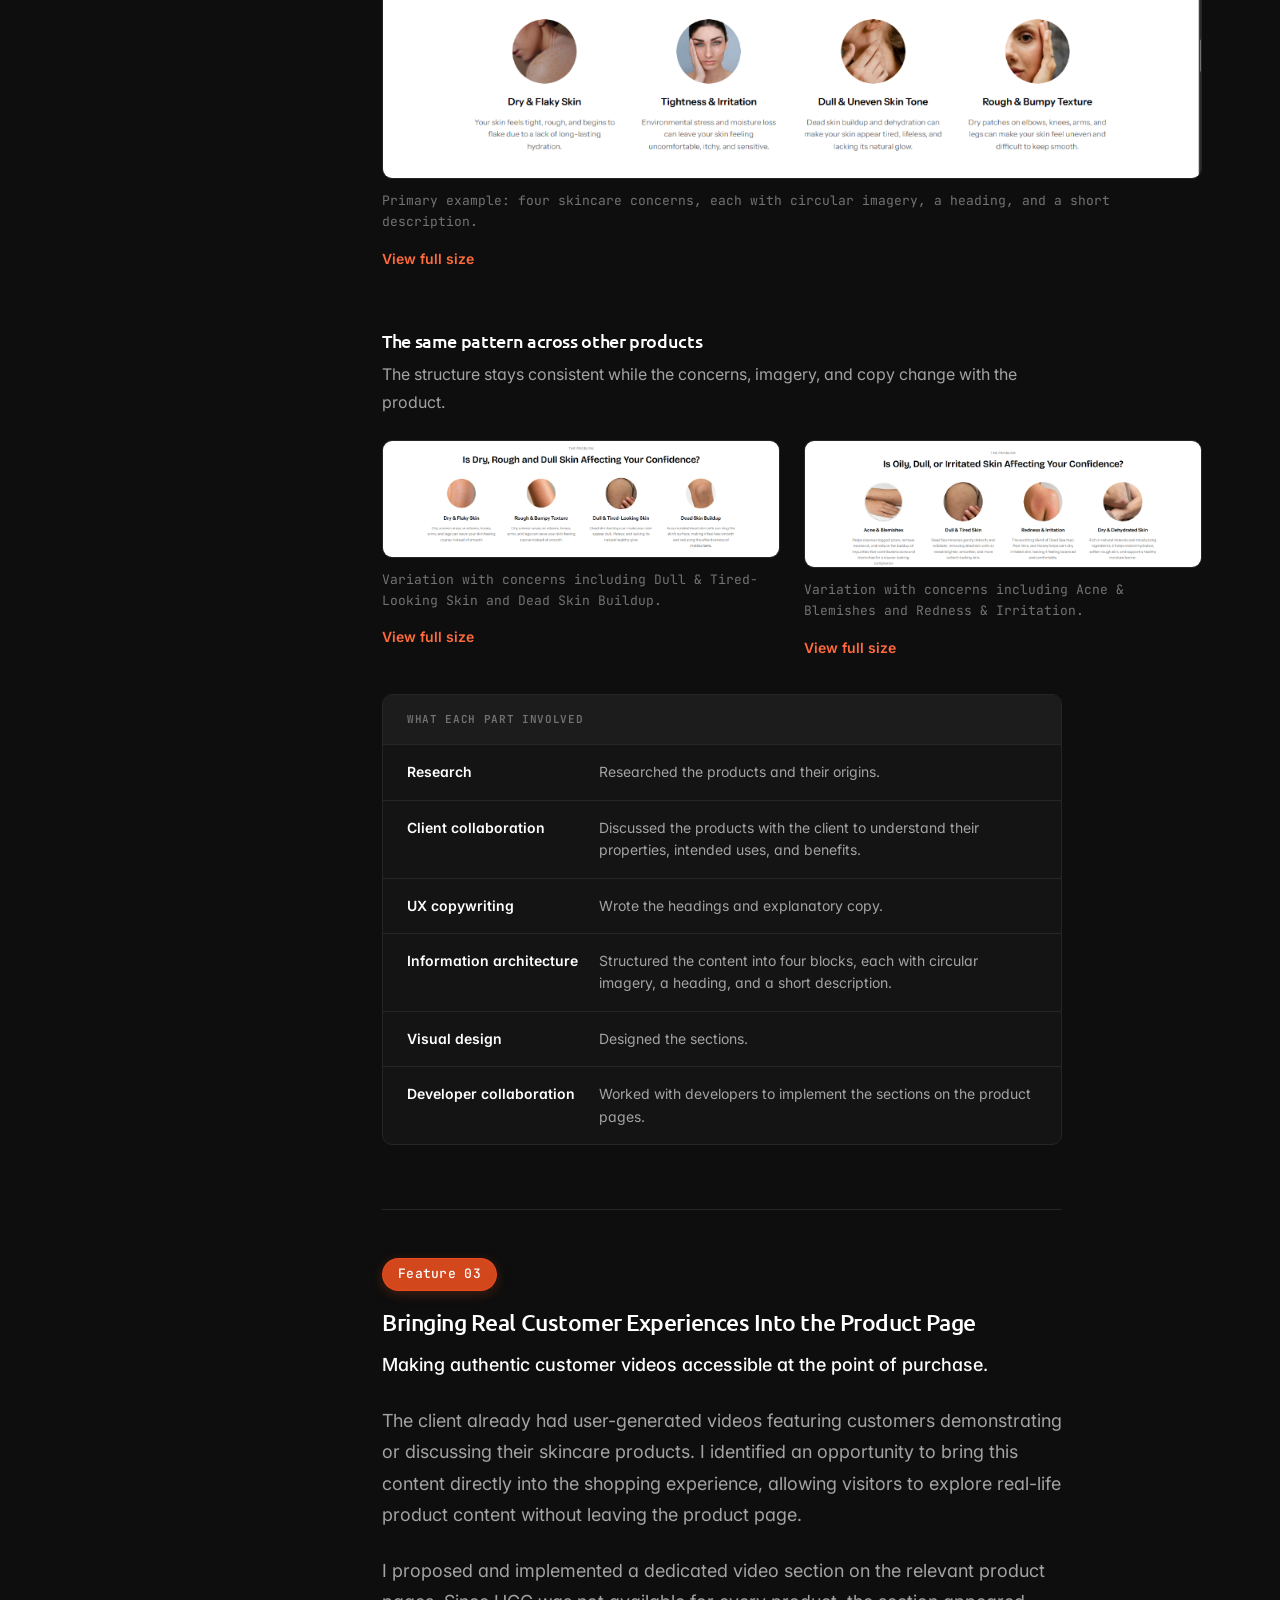
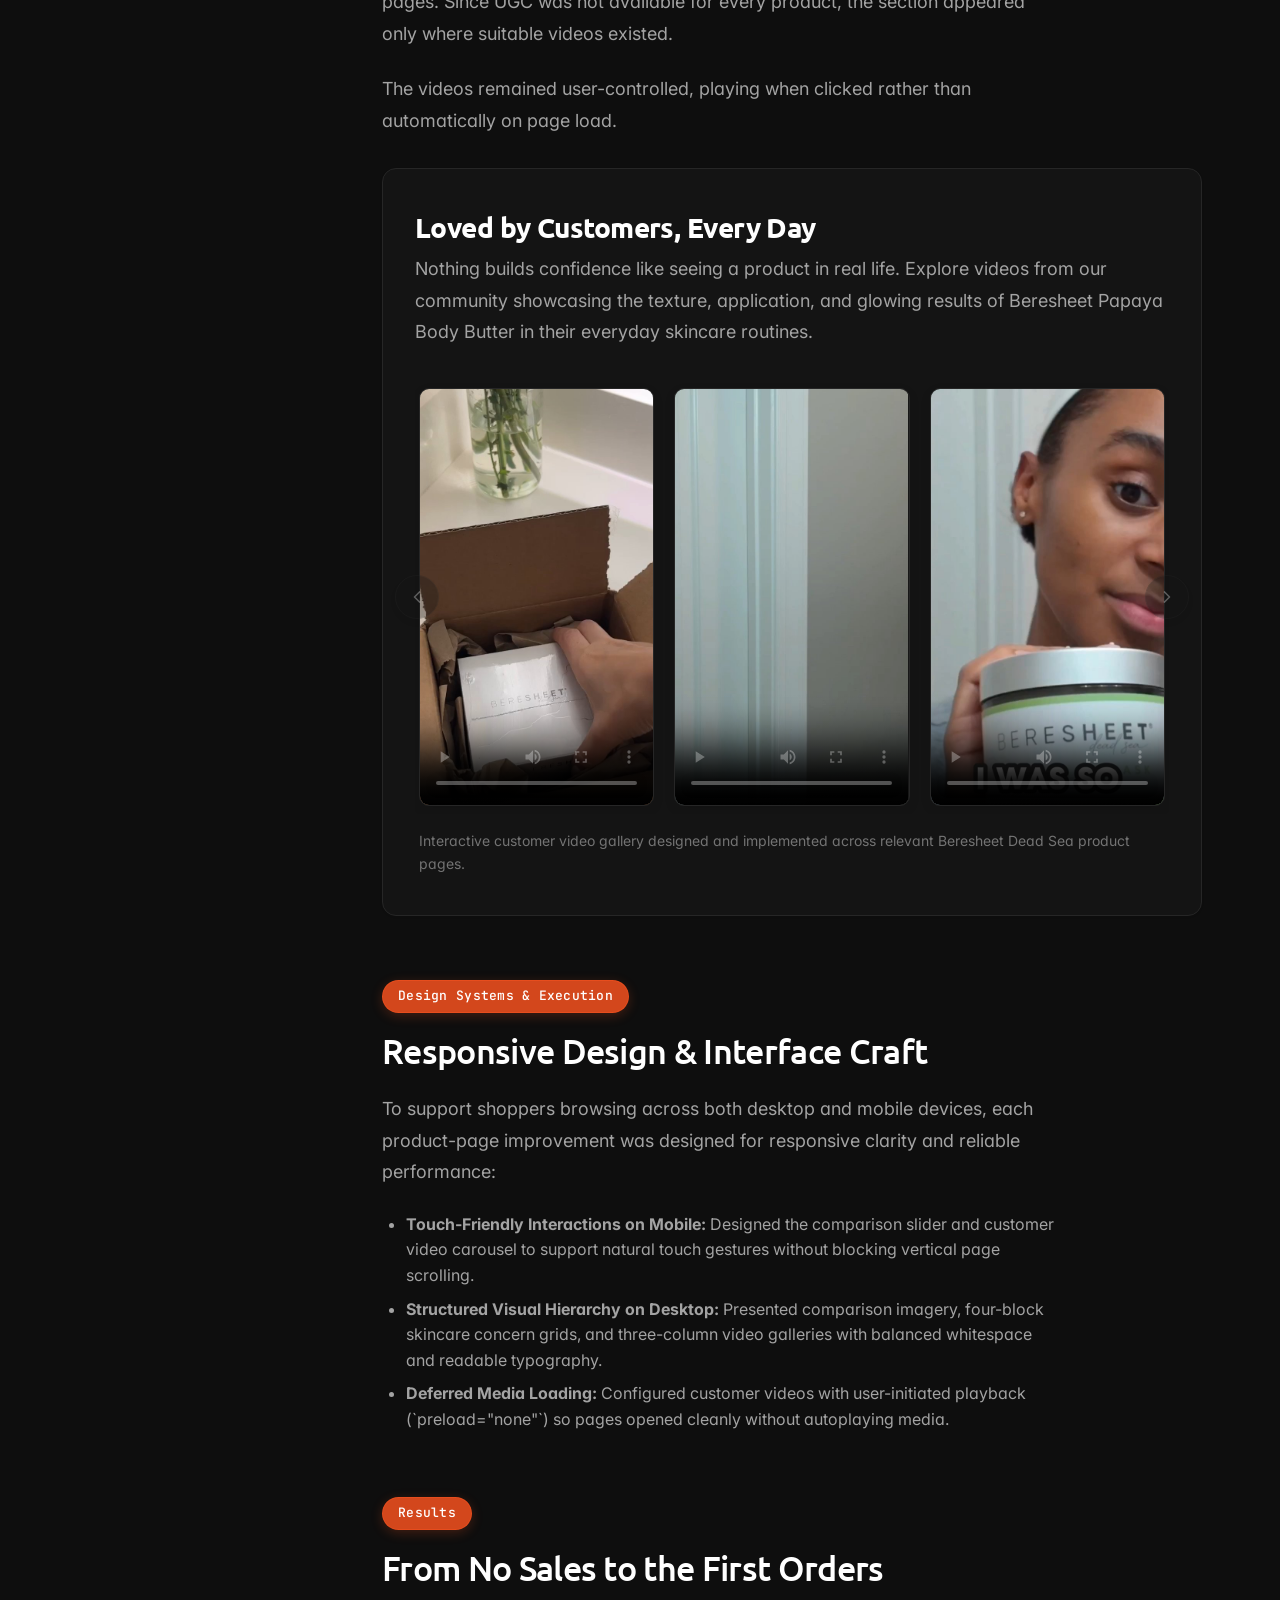
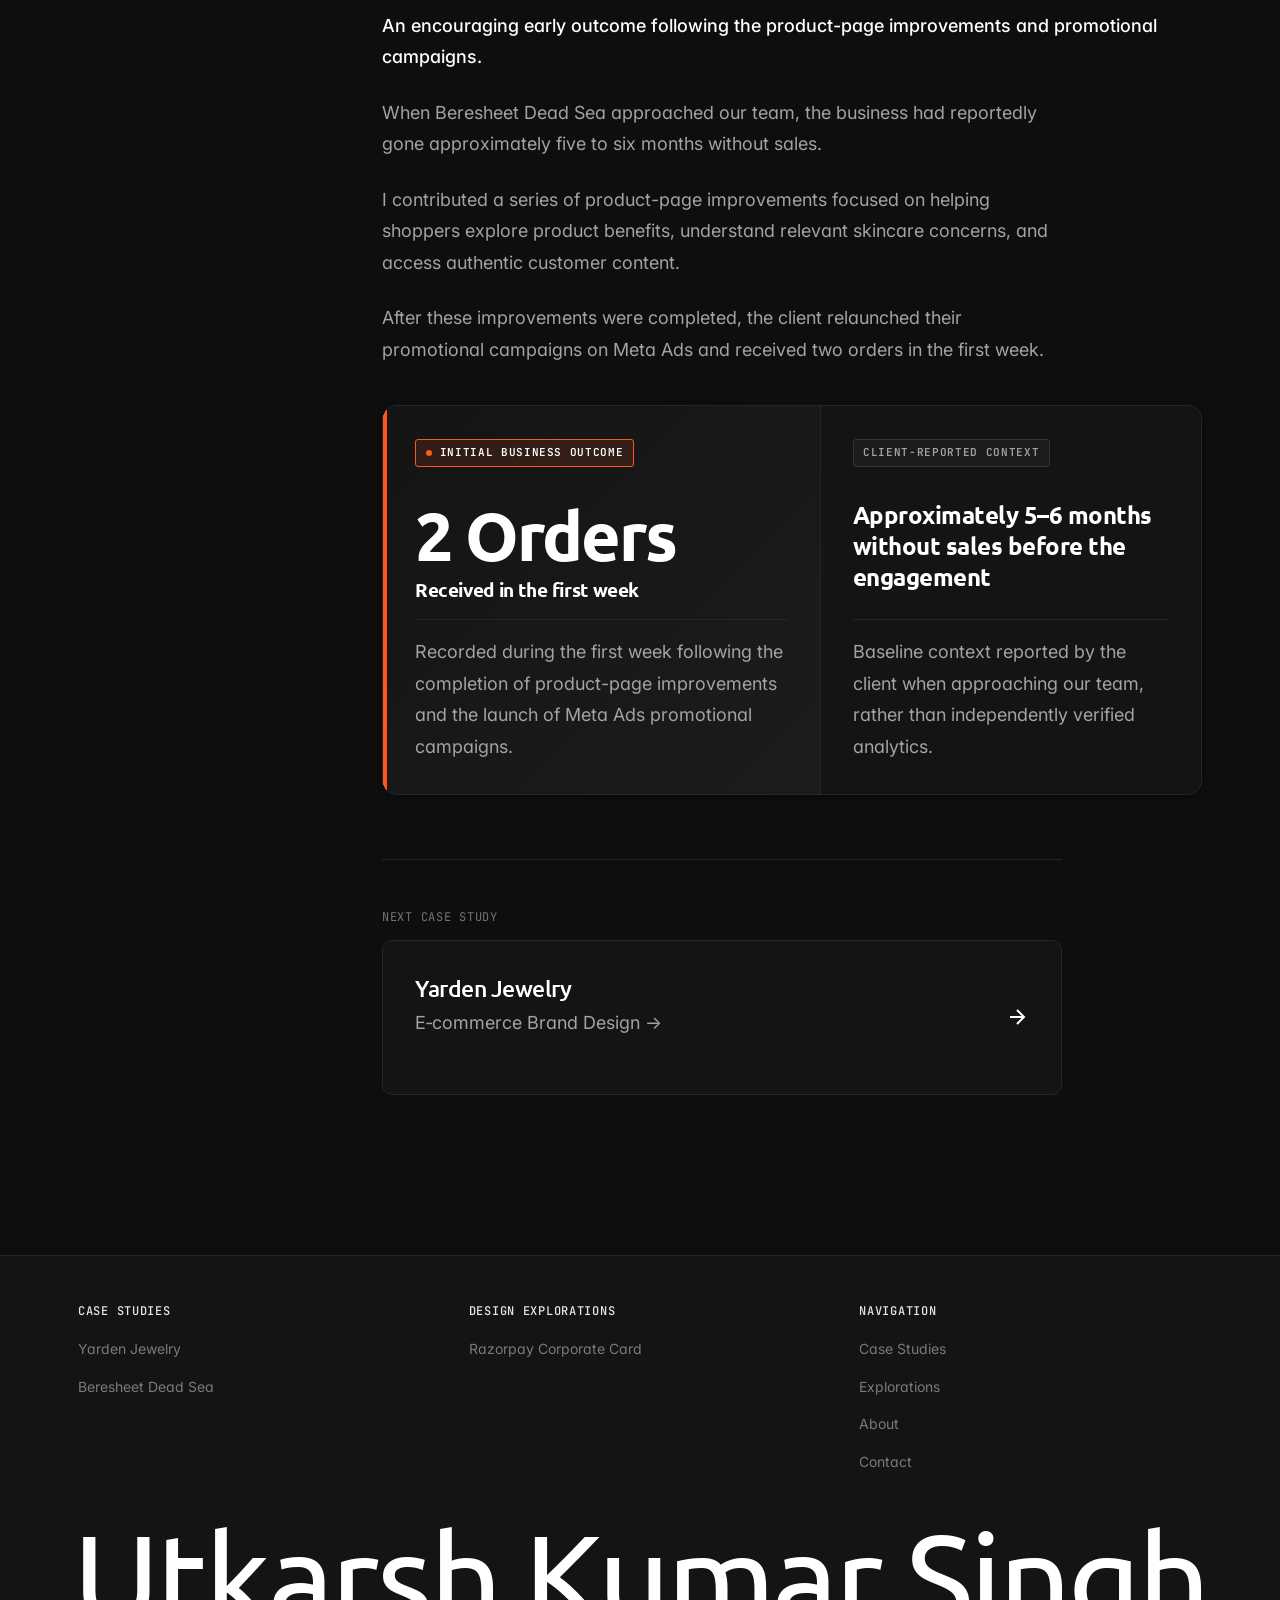
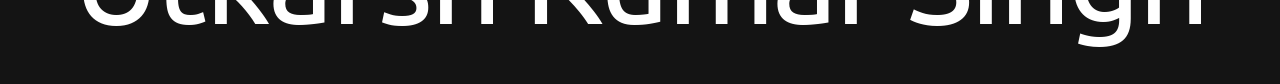
<file: work/beresheet-dead-sea.html>
<!DOCTYPE html>
<html lang="en">

<head>
  <!-- Google Tag Manager / Google tag -->
  <script async src="https://www.googletagmanager.com/gtm.js?id=GTM-WG6HNQXL"></script>
  <script>
    window.dataLayer = window.dataLayer || [];
    function gtag(){dataLayer.push(arguments);}
    gtag('js', new Date());
  </script>

  <meta charset="UTF-8">
  <meta name="viewport" content="width=device-width, initial-scale=1.0">
  <title>Utkarsh - Beresheet Dead Sea</title>
  <meta name="description"
    content="How improving product-page experiences through visual comparisons, product-specific skincare content, and customer video sections supported Beresheet Dead Sea's path from no sales to its first initial orders.">

  <!-- Typography: Ubuntu, Inter, JetBrains Mono -->
  <link rel="preconnect" href="https://fonts.googleapis.com">
  <link rel="preconnect" href="https://fonts.gstatic.com" crossorigin>
  <link
    href="https://fonts.googleapis.com/css2?family=Inter:wght@300;400;500;600;700&family=JetBrains+Mono:wght@400;500;600;700&family=Ubuntu:wght@300;400;500;700&display=swap"
    rel="stylesheet">

  <link rel="stylesheet" href="../css/tokens.css?v=9">
  <link rel="stylesheet" href="../css/reset.css?v=9">
  <link rel="stylesheet" href="../css/components.css?v=24">
  <link rel="stylesheet" href="../css/case-study.css?v=9">
  <link rel="stylesheet" href="../css/comparison-slider.css?v=9">
  <link rel="stylesheet" href="../css/product-concerns.css?v=9">
  <link rel="stylesheet" href="../css/customer-videos.css?v=9">
  <link rel="stylesheet" href="../css/beresheet-results.css?v=9">

  <script src="../js/main.js?v=3" defer></script>
  <script type="module" src="../js/comparison-slider.js"></script>
  <script type="module" src="../js/product-concerns.js"></script>
  <script type="module" src="../js/customer-videos.js"></script>
</head>

<body>

  <a href="#main-content" class="skip-link">Skip to main content</a>

  <!-- Header -->
  <header class="site-header" role="banner">
    <div class="nav-container">
      <a href="../index.html" class="brand-link" aria-label="Return to portfolio home">
        <span class="brand-name">Utkarsh</span>
      </a>

      <nav class="nav-menu" aria-label="Primary Navigation">
        <ul class="nav-list" role="list">
          <li class="nav-item-mobile-only"><a href="../index.html" class="nav-link">Home</a></li>
          <li><a href="../index.html#work" class="nav-link">Case Studies</a></li>
          <li><a href="../index.html#explorations" class="nav-link">Explorations</a></li>
          <li><a href="../about.html" class="nav-link">About</a></li>
          <li><a href="../index.html#contact" class="nav-link">Contact</a></li>
        </ul>
        <div class="nav-menu-footer">
          <div class="nav-menu-divider"></div>
          <span class="nav-menu-brand">UTKARSH KUMAR SINGH</span>
        </div>
      </nav>

      <button class="nav-toggle" type="button" aria-label="Toggle navigation menu" aria-expanded="false">
        <svg class="nav-toggle-icon" viewBox="0 0 24 24" fill="none" stroke="currentColor" stroke-width="2"
          stroke-linecap="round" stroke-linejoin="round" aria-hidden="true">
          <line x1="3" y1="12" x2="21" y2="12"></line>
          <line x1="3" y1="6" x2="21" y2="6"></line>
          <line x1="3" y1="18" x2="21" y2="18"></line>
        </svg>
      </button>
    </div>
  </header>

  <main id="main-content">

    <!-- ======================================================================
         Case Study Hero & Metadata Matrix
         ====================================================================== -->
    <section class="cs-hero" aria-labelledby="cs-title">
      <div class="cs-container">

        <!-- Back Navigation Button -->
        <a href="../index.html#work" class="cs-back-button" aria-label="Back to Selected Work">
          <svg viewBox="0 0 16 16" fill="none" stroke="currentColor" stroke-width="2" stroke-linecap="round" stroke-linejoin="round" aria-hidden="true">
            <path d="M13 8H3M7 12L3 8l4-4" />
          </svg>
          <span>Back</span>
        </a>

        <h1 id="cs-title" class="cs-hero-title">
          Beresheet Dead Sea: E&#8209;commerce Product Design
        </h1>

        <p class="cs-hero-lead">
          Improved e&#8209;commerce conversions through interactive designs, product-specific skincare content, and authentic customer video sections. Followed by a promotional campaign resulting in two orders received during the first week.
        </p>

        <!-- 4-Column Structured Metadata Matrix -->
        <div class="cs-metadata-matrix" role="region" aria-label="Project Metadata">
          <div>
            <span class="cs-meta-col-label">My Role</span>
            <span class="cs-meta-col-value">E&#8209;Commerce Product Design</span>
          </div>
          <div>
            <span class="cs-meta-col-label">Team Context</span>
            <span class="cs-meta-col-value">Product Manager + Product Designer + Frontend Developer</span>
          </div>
          <div>
            <span class="cs-meta-col-label">Scope &amp; Platform</span>
            <span class="cs-meta-col-value">PDP Optimization • Shopify E&#8209;Commerce Experience</span>
          </div>
          <div>
            <span class="cs-meta-col-label">Initial Outcome</span>
            <span class="cs-meta-col-value">2 Orders in First Week</span>
          </div>
        </div>

        <!-- Hero Showcase Frame -->
        <div class="cs-hero-media">
          <img src="../assets/images/Soft Minimal Dead Sea Mask Shop.png"
            alt="Beresheet Dead Sea Visible Results product-page module preview" width="800" height="500">
        </div>

        <!-- External Website Action -->
        <div class="cs-hero-action">
          <a href="https://www.beresheetdeadsea.com/" target="_blank" rel="noopener noreferrer" class="hero-pill-cta cs-external-visit-btn">
            <span class="hero-pill-cta-icon" aria-hidden="true">
              <svg viewBox="0 0 16 16" fill="none" stroke="currentColor" stroke-width="2" stroke-linecap="round" stroke-linejoin="round">
                <path d="M3.5 8h9M8.5 4l4 4-4 4"/>
              </svg>
            </span>
            <span class="hero-pill-cta-label">Visit Beresheet Dead Sea Website</span>
          </a>
        </div>

      </div>
    </section>

    <!-- ======================================================================
         Case Study Narrative Flow
         ====================================================================== -->
    <div class="cs-container">
      <div class="cs-content-layout">

        <!-- Sticky In-Page Navigation (Desktop) -->
        <aside class="cs-sticky-sidebar" aria-label="Case Study Table of Contents">
          <span class="cs-sidebar-heading">Contents</span>
          <nav class="cs-toc-list" role="list">
            <a href="#context" class="cs-toc-link">Context &amp; Challenge</a>
            <a href="#role" class="cs-toc-link">Team &amp; Responsibilities</a>
            <a href="#hesitation" class="cs-toc-link">Product-Page Audit</a>
            <a href="#concept" class="cs-toc-link">Product Solution</a>
            <a href="#product-knowledge" class="cs-toc-link">Product Knowledge</a>
            <a href="#customer-videos" class="cs-toc-link">Customer Experiences</a>
            <a href="#execution" class="cs-toc-link">Design Systems &amp; Execution</a>
            <a href="#outcomes" class="cs-toc-link">Results</a>
          </nav>
        </aside>

        <!-- Narrative Column -->
        <article class="cs-prose-column cs-prose-column--wide">

          <!-- Section 01: Context & Problem -->
          <section id="context" class="cs-section">
            <span class="cs-section-index">Context &amp; Challenge</span>
            <h2 class="cs-section-heading">The Business Challenge: Skepticism at the Point of Purchase</h2>
            <p>
              Beresheet Dead Sea is an e&#8209;commerce skincare brand formulating therapeutic products from the mineral-dense
              waters and mud of the Dead Sea.
            </p>
            <p>
              When Beresheet Dead Sea approached our team, the client reported approximately five to six months without
              any sales. In the competitive skincare market, shoppers landing on the product pages encountered general
              descriptions of Dead Sea minerals without clear visual proof, trust signals, or noteworthy customer
              experiences.
            </p>
            <p>
              The challenge: How might we improve the product detail page (PDP) experience so visitors can evaluate
              product results, connect benefits to their own skin concerns, and explore authentic customer content?
            </p>
          </section>

          <!-- Section 02: Role & Attribution -->
          <section id="role" class="cs-section">
            <span class="cs-section-index">Team &amp; Responsibilities</span>
            <h2 class="cs-section-heading">My Role vs. Team Scope</h2>
            <p>
              I operated as the UX &amp; Product Designer within a collaborative engagement, partnering with the client
              and frontend developers to research, design, and implement targeted improvements on product pages.
            </p>

            <div class="cs-attribution-split">
              <div class="cs-attr-col">
                <span class="cs-attr-badge cs-attr-badge-mine">My Individual Responsibilities</span>
                <h3 class="cs-attr-title">Product UX &amp; Visual Strategy</h3>
                <ul class="cs-attr-list" role="list">
                  <li class="cs-attr-item">Designed and shipped the interactive before-and-after comparison slider
                    across product pages.</li>
                  <li class="cs-attr-item">Researched products with the client and wrote product-specific skincare
                    concern sections.</li>
                  <li class="cs-attr-item">Proposed and designed the user-controlled customer UGC video gallery on
                    relevant product pages.</li>
                  <li class="cs-attr-item">Structured visual hierarchy and copy to keep sections consistent with the
                    storefront.</li>
                  <li class="cs-attr-item">Collaborated directly with developers to implement and verify the sections in
                    production.</li>
                </ul>
              </div>

              <div class="cs-attr-col">
                <span class="cs-attr-badge cs-attr-badge-team">Broader Team &amp; Client Responsibilities</span>
                <h3 class="cs-attr-title">Platform, Marketing &amp; Logistics</h3>
                <ul class="cs-attr-list" role="list">
                  <li class="cs-attr-item">E&#8209;commerce store theme engineering and Shopify frontend implementation.</li>
                  <li class="cs-attr-item">Product formulation knowledge and existing customer UGC video assets.</li>
                  <li class="cs-attr-item">Checkout processing, order management, and inventory fulfillment.</li>
                  <li class="cs-attr-item">Promotional Meta Ads campaigns launched after product-page improvements.</li>
                </ul>
              </div>
            </div>
          </section>

          <!-- Section 03: Hesitation Audit -->
          <section id="hesitation" class="cs-section">
            <span class="cs-section-index">Product-Page Audit</span>
            <h2 class="cs-section-heading">Identifying Product-Page Gaps</h2>
            <p>
              Reviewing the existing product pages highlighted three opportunities to make product information clearer
              and more relevant for shoppers:
            </p>
            <ul
              style="margin: var(--space-4) 0 var(--space-6) var(--space-6); list-style: disc; color: var(--color-ink-secondary);">
              <li style="margin-bottom: var(--space-2);"><strong>Abstract Mineral Claims:</strong> General statements
                about Dead Sea minerals did not visually demonstrate before-and-after skincare results.</li>
              <li style="margin-bottom: var(--space-2);"><strong>Generic Storewide Copy:</strong> Product pages lacked
                tailored explanations connecting each specific product to the four skincare concerns it addressed.</li>
              <li style="margin-bottom: var(--space-2);"><strong>Unused Customer Content:</strong> Existing
                user-generated videos were not surfaced on the product pages where shoppers were evaluating a purchase.
              </li>
            </ul>

            <!-- <figure class="cs-figure">
              <div class="cs-figure-frame">
                <img src="../assets/images/beresheet-pdp-breakdown.svg"
                  alt="PDP architecture diagram comparing traditional flow with optimized proof architecture"
                  width="900" height="480">
              </div>
              <figcaption class="cs-figure-caption">
                <span>PDP architectural mapping: Introducing visual comparison, tailored skincare concerns, and customer
                  video sections into the product page flow.</span>
              </figcaption>
            </figure> -->
          </section>

          <!-- Section 04: Making Product Results Visible -->
          <section id="concept" class="cs-section">
            <span class="cs-section-index">Product Solution</span>
            <h2 class="cs-section-heading">Making Product Results Visible</h2>
            <p>
              To help customers evaluate product efficacy directly on the product detail page, I designed an interactive
              before-and-after comparison feature titled <strong>"Visible Results You Can See."</strong>
            </p>

            <!-- Interactive Comparison Slider Component -->
            <div class="comparison-component" role="region" aria-label="Interactive Before and After Skin Comparison">
              <div class="comparison-header">
                <h3 class="comparison-title">Visible Results You Can See</h3>
                <p class="comparison-subtitle">Reveal Softer, Healthier-Looking Skin</p>
              </div>

              <div class="comparison-slider-container" data-comparison-slider style="--position: 50%;">
                <!-- Base Image (After) -->
                <img src="../assets/images/beresheet/after.webp" alt="Skin after treatment - smooth and clear"
                  class="comparison-img" width="1024" height="558" loading="lazy">

                <!-- Clipped Overlay Image (Before) -->
                <div class="comparison-before-overlay" aria-hidden="true">
                  <img src="../assets/images/beresheet/before.webp"
                    alt="Skin before treatment - showing dryness and texture" class="comparison-img" width="1024"
                    height="558" loading="lazy">
                </div>

                <!-- Corner Labels matching reference -->
                <span class="comparison-label comparison-label-before" aria-hidden="true">Before</span>
                <span class="comparison-label comparison-label-after" aria-hidden="true">After</span>

                <!-- Vertical Divider Line -->
                <div class="comparison-divider" aria-hidden="true"></div>

                <!-- Accessible Range Input -->
                <input type="range" min="0" max="100" value="50" step="0.1" class="comparison-range-input"
                  aria-label="Interactive before and after comparison slider. Use left and right arrow keys to adjust visible portion of before and after images."
                  aria-valuemin="0" aria-valuemax="100" aria-valuenow="50">

                <!-- Center Handle with 3 Bars matching reference -->
                <div class="comparison-handle" aria-hidden="true">
                  <div class="comparison-handle-icon">
                    <span class="comparison-handle-bar"></span>
                    <span class="comparison-handle-bar"></span>
                    <span class="comparison-handle-bar"></span>
                  </div>
                </div>
              </div>

              <div class="comparison-caption">
                <span>Interactive before-and-after comparison designed and shipped across Beresheet Dead Sea product
                  pages.</span>
              </div>
            </div>

            <!-- Feature 02: Turning Product Knowledge Into Relevant Experiences -->
            <div id="product-knowledge" class="cs-feature" role="group" aria-labelledby="product-knowledge-heading">
              <span class="cs-section-index">Feature 02</span>
              <h3 id="product-knowledge-heading" class="cs-feature-heading">Turning Product Knowledge Into Relevant
                Experiences</h3>
              <p class="cs-feature-subhead">Translating product research into skincare content tailored to each product.
              </p>

              <p>
                Each Beresheet Dead Sea product serves different skincare needs. I introduced a dedicated section on the
                product pages to communicate those needs through relevant imagery, clear headings, and concise
                explanatory copy.
              </p>
              <p>
                I researched the products and their origins, then discussed them with the client to better understand
                their intended uses and benefits. I translated those findings into product-specific messaging rather
                than repeating generic content across the store.
              </p>
              <p>
                Each section presents four skincare concerns through a consistent visual structure. The layout remains
                familiar across product pages, while the content adapts to the product being presented.
              </p>

              <!-- <div class="cs-metadata-matrix cs-feature-meta">
                <div>
                  <span class="cs-meta-col-label">My Contribution</span>
                  <span class="cs-meta-col-value">Product research, client collaboration, UX copywriting, information
                    architecture, visual design, and developer collaboration.</span>
                </div>
                <div>
                  <span class="cs-meta-col-label">Design Objective</span>
                  <span class="cs-meta-col-value">Help shoppers understand the concerns each product addresses and
                    connect its intended benefits with their own skincare needs.</span>
                </div>
              </div> -->

              <!-- Primary example -->
              <figure class="cs-figure cs-feature-wide">
                <div class="cs-figure-frame cs-figure-frame--scroll" data-scroll-frame
                  data-label="Primary example screenshot. Scroll sideways to read the full width.">
                  <img src="../assets/images/beresheet/product-concerns/concerns-primary-dry-rough-dull-skin.png"
                    alt="Product page section titled 'Is Dry, Rough and Dull Skin Affecting Your Confidence?' with four circular images, headings, and short descriptions: Dry &amp; Flaky Skin, Tightness &amp; Irritation, Dull &amp; Uneven Skin Tone, and Rough &amp; Bumpy Texture."
                    width="1024" height="307" loading="lazy">
                </div>
                <div class="cs-shot-hint" aria-hidden="true">Swipe sideways to read the full width</div>
                <figcaption class="cs-figure-caption">
                  <span>Primary example: four skincare concerns, each with circular imagery, a heading, and a short
                    description.</span>
                </figcaption>
                <a class="cs-shot-link"
                  href="../assets/images/beresheet/product-concerns/concerns-primary-dry-rough-dull-skin.png"
                  target="_blank" rel="noopener" data-shot-viewer data-title="Fig 2.3 — Primary example"
                  data-alt="Product page section titled 'Is Dry, Rough and Dull Skin Affecting Your Confidence?' with four concerns: Dry &amp; Flaky Skin, Tightness &amp; Irritation, Dull &amp; Uneven Skin Tone, and Rough &amp; Bumpy Texture.">View
                  full size</a>
              </figure>

              <!-- Supporting variations -->
              <div class="cs-feature-variations-head">
                <h4 class="cs-feature-variations-title">The same pattern across other products</h4>
                <p class="cs-feature-variations-note">The structure stays consistent while the concerns, imagery, and
                  copy change with the product.</p>
              </div>

              <div class="cs-feature-variations cs-feature-wide">
                <figure class="cs-figure">
                  <div class="cs-figure-frame cs-figure-frame--scroll" data-scroll-frame
                    data-label="Variation screenshot. Scroll sideways to read the full width.">
                    <img
                      src="../assets/images/beresheet/product-concerns/concerns-variation-dry-rough-dull-skin-buildup.png"
                      alt="Variation of the product page section titled 'Is Dry, Rough and Dull Skin Affecting Your Confidence?' with four concerns: Dry &amp; Flaky Skin, Rough &amp; Bumpy Texture, Dull &amp; Tired-Looking Skin, and Dead Skin Buildup."
                      width="1024" height="299" loading="lazy">
                  </div>
                  <div class="cs-shot-hint" aria-hidden="true">Swipe sideways to read the full width</div>
                  <figcaption class="cs-figure-caption">
                    <span>Variation with concerns including Dull &amp; Tired-Looking Skin and Dead Skin Buildup.</span>
                  </figcaption>
                  <a class="cs-shot-link"
                    href="../assets/images/beresheet/product-concerns/concerns-variation-dry-rough-dull-skin-buildup.png"
                    target="_blank" rel="noopener" data-shot-viewer data-title="Fig 2.4 — Variation"
                    data-alt="Variation of the product page section titled 'Is Dry, Rough and Dull Skin Affecting Your Confidence?' with four concerns: Dry &amp; Flaky Skin, Rough &amp; Bumpy Texture, Dull &amp; Tired-Looking Skin, and Dead Skin Buildup.">View
                    full size</a>
                </figure>

                <figure class="cs-figure">
                  <div class="cs-figure-frame cs-figure-frame--scroll" data-scroll-frame
                    data-label="Variation screenshot. Scroll sideways to read the full width.">
                    <img
                      src="../assets/images/beresheet/product-concerns/concerns-variation-oily-dull-irritated-skin.png"
                      alt="Variation of the product page section titled 'Is Oily, Dull, or Irritated Skin Affecting Your Confidence?' with four concerns: Acne &amp; Blemishes, Dull &amp; Tired Skin, Redness &amp; Irritation, and Dry &amp; Dehydrated Skin."
                      width="1024" height="326" loading="lazy">
                  </div>
                  <div class="cs-shot-hint" aria-hidden="true">Swipe sideways to read the full width</div>
                  <figcaption class="cs-figure-caption">
                    <span>Variation with concerns including Acne &amp; Blemishes and Redness &amp; Irritation.</span>
                  </figcaption>
                  <a class="cs-shot-link"
                    href="../assets/images/beresheet/product-concerns/concerns-variation-oily-dull-irritated-skin.png"
                    target="_blank" rel="noopener" data-shot-viewer data-title="Fig 2.5 — Variation"
                    data-alt="Variation of the product page section titled 'Is Oily, Dull, or Irritated Skin Affecting Your Confidence?' with four concerns: Acne &amp; Blemishes, Dull &amp; Tired Skin, Redness &amp; Irritation, and Dry &amp; Dehydrated Skin.">View
                    full size</a>
                </figure>
              </div>

              <!-- Contribution breakdown -->
              <div class="cs-feature-roles">
                <div class="cs-feature-roles-heading">What each part involved</div>
                <dl>
                  <div class="cs-feature-roles-row">
                    <dt>Research</dt>
                    <dd>Researched the products and their origins.</dd>
                  </div>
                  <div class="cs-feature-roles-row">
                    <dt>Client collaboration</dt>
                    <dd>Discussed the products with the client to understand their properties, intended uses, and
                      benefits.</dd>
                  </div>
                  <div class="cs-feature-roles-row">
                    <dt>UX copywriting</dt>
                    <dd>Wrote the headings and explanatory copy.</dd>
                  </div>
                  <div class="cs-feature-roles-row">
                    <dt>Information architecture</dt>
                    <dd>Structured the content into four blocks, each with circular imagery, a heading, and a short
                      description.</dd>
                  </div>
                  <div class="cs-feature-roles-row">
                    <dt>Visual design</dt>
                    <dd>Designed the sections.</dd>
                  </div>
                  <div class="cs-feature-roles-row">
                    <dt>Developer collaboration</dt>
                    <dd>Worked with developers to implement the sections on the product pages.</dd>
                  </div>
                </dl>
              </div>
            </div>

            <!-- Feature 03: Bringing Real Customer Experiences Into the Product Page -->
            <div id="customer-videos" class="cs-feature" role="group" aria-labelledby="customer-videos-heading">
              <span class="cs-section-index">Feature 03</span>
              <h3 id="customer-videos-heading" class="cs-feature-heading">Bringing Real Customer Experiences Into the
                Product Page</h3>
              <p class="cs-feature-subhead">Making authentic customer videos accessible at the point of purchase.</p>

              <p>
                The client already had user-generated videos featuring customers demonstrating or discussing their
                skincare products. I identified an opportunity to bring this content directly into the shopping
                experience, allowing visitors to explore real-life product content without leaving the product page.
              </p>
              <p>
                I proposed and implemented a dedicated video section on the relevant product pages. Since UGC was not
                available for every product, the section appeared only where suitable videos existed.
              </p>
              <p>
                The videos remained user-controlled, playing when clicked rather than automatically on page load.
              </p>

              <!-- <div class="cs-metadata-matrix cs-feature-meta">
                <div>
                  <span class="cs-meta-col-label">My Contribution</span>
                  <span class="cs-meta-col-value">Identifying the opportunity, proposing the section, designing the
                    experience, and collaborating with developers on implementation.</span>
                </div>
                <div>
                  <span class="cs-meta-col-label">Design Objective</span>
                  <span class="cs-meta-col-value">Make authentic customer content accessible at the point of purchase
                    and give shoppers another way to evaluate the product.</span>
                </div>
              </div> -->

              <!-- Interactive UGC Video Gallery Component -->
              <div class="cs-video-gallery-component cs-feature-wide" data-customer-videos role="region"
                aria-label="Interactive customer video gallery">
                <div class="cs-video-gallery-header">
                  <h4 class="cs-video-gallery-title">Loved by Customers, Every Day</h4>
                  <p class="cs-video-gallery-sub">
                    Nothing builds confidence like seeing a product in real life. Explore videos from our community
                    showcasing the texture, application, and glowing results of Beresheet Papaya Body Butter in their
                    everyday skincare routines.
                  </p>
                </div>

                <div class="cs-video-carousel-wrapper">
                  <button type="button" class="cs-video-nav-btn cs-video-nav-btn--prev" data-video-prev
                    aria-label="Previous customer video">
                    <svg width="20" height="20" viewBox="0 0 24 24" fill="none" stroke="currentColor" stroke-width="2"
                      stroke-linecap="round" stroke-linejoin="round" aria-hidden="true">
                      <path d="M15 18l-6-6 6-6" />
                    </svg>
                  </button>

                  <div class="cs-video-track" data-video-track tabindex="0" aria-label="Customer videos carousel">
                    <!-- Video Card 01 -->
                    <div class="cs-video-card" data-video-card>
                      <video class="cs-video-element" src="../assets/videos/beresheet/video1.mp4"
                        poster="../assets/videos/beresheet/video1.jpg" preload="metadata" playsinline controls
                        aria-label="Customer demonstrating Beresheet Dead Sea skincare application">
                        Your browser does not support the video tag.
                      </video>
                      <!-- <div class="cs-video-overlay" data-video-overlay>
                        <button type="button" class="cs-video-play-btn" data-video-play-btn
                          aria-label="Play customer video 1">
                          <svg viewBox="0 0 24 24" aria-hidden="true">
                            <polygon points="5 3 19 12 5 21 5 3"></polygon>
                          </svg>
                        </button>
                        <div class="cs-video-meta-badge">
                          <span class="cs-video-meta-pill">
                            <span class="cs-video-meta-dot" aria-hidden="true"></span>
                            Customer Routine
                          </span>
                          <span>0:22</span>
                        </div>
                      </div> -->
                    </div>

                    <!-- Video Card 02 -->
                    <div class="cs-video-card" data-video-card>
                      <video class="cs-video-element" src="../assets/videos/beresheet/video2.mp4"
                        poster="../assets/videos/beresheet/video2.jpg" preload="metadata" playsinline controls
                        aria-label="Customer showing texture and results with Beresheet Dead Sea product">
                        Your browser does not support the video tag.
                      </video>
                      <!-- <div class="cs-video-overlay" data-video-overlay>
                        <button type="button" class="cs-video-play-btn" data-video-play-btn
                          aria-label="Play customer video 2">
                          <svg viewBox="0 0 24 24" aria-hidden="true">
                            <polygon points="5 3 19 12 5 21 5 3"></polygon>
                          </svg>
                        </button>
                        <div class="cs-video-meta-badge">
                          <span class="cs-video-meta-pill">
                            <span class="cs-video-meta-dot" aria-hidden="true"></span>
                            Customer Routine
                          </span>
                          <span>0:31</span>
                        </div>
                      </div> -->
                    </div>

                    <!-- Video Card 03 -->
                    <div class="cs-video-card" data-video-card>
                      <video class="cs-video-element" src="../assets/videos/beresheet/video3.mp4"
                        poster="../assets/videos/beresheet/video3.jpg" preload="metadata" playsinline controls
                        aria-label="Customer reviewing everyday skincare experience with Beresheet Dead Sea">
                        Your browser does not support the video tag.
                      </video>
                      <!-- <div class="cs-video-overlay" data-video-overlay>
                        <button type="button" class="cs-video-play-btn" data-video-play-btn
                          aria-label="Play customer video 3">
                          <svg viewBox="0 0 24 24" aria-hidden="true">
                            <polygon points="5 3 19 12 5 21 5 3"></polygon>
                          </svg>
                        </button>
                        <div class="cs-video-meta-badge">
                          <span class="cs-video-meta-pill">
                            <span class="cs-video-meta-dot" aria-hidden="true"></span>
                            Customer Routine
                          </span>
                          <span>0:22</span>
                        </div>
                      </div> -->
                    </div>
                  </div>

                  <button type="button" class="cs-video-nav-btn cs-video-nav-btn--next" data-video-next
                    aria-label="Next customer video">
                    <svg width="20" height="20" viewBox="0 0 24 24" fill="none" stroke="currentColor" stroke-width="2"
                      stroke-linecap="round" stroke-linejoin="round" aria-hidden="true">
                      <path d="M9 18l6-6-6-6" />
                    </svg>
                  </button>
                </div>

                <div class="cs-video-caption">
                  <span>Interactive customer video gallery designed and implemented across relevant Beresheet Dead Sea
                    product pages.</span>
                </div>
              </div>

              <!-- Role & Execution Breakdown -->
              <!-- <div class="cs-feature-roles">
                <div class="cs-feature-roles-heading">What each part involved</div>
                <dl>
                  <div class="cs-feature-roles-row">
                    <dt>Opportunity identification</dt>
                    <dd>Recognized unutilized customer UGC video assets as a strong proof mechanism for hesitant
                      shoppers.</dd>
                  </div>
                  <div class="cs-feature-roles-row">
                    <dt>Strategic scoping</dt>
                    <dd>Targeted placement strictly to product detail pages where relevant, authentic footage was
                      already available.</dd>
                  </div>
                  <div class="cs-feature-roles-row">
                    <dt>Interaction design</dt>
                    <dd>Designed clear, user-controlled playback with prominent play affordance and zero aggressive
                      autoplay.</dd>
                  </div>
                  <div class="cs-feature-roles-row">
                    <dt>Developer collaboration</dt>
                    <dd>Collaborated with engineering to ensure responsive, native HTML5 media controls and performant
                      deferred loading.</dd>
                  </div>
                </dl>
              </div> -->
            </div>
          </section>

          <!-- Section 05: Responsive Execution -->
          <section id="execution" class="cs-section">
            <span class="cs-section-index">Design Systems &amp; Execution</span>
            <h2 class="cs-section-heading">Responsive Design &amp; Interface Craft</h2>
            <p>
              To support shoppers browsing across both desktop and mobile devices, each product-page improvement was
              designed for responsive clarity and reliable performance:
            </p>
            <ul
              style="margin: var(--space-4) 0 var(--space-6) var(--space-6); list-style: disc; color: var(--color-ink-secondary);">
              <li style="margin-bottom: var(--space-2);"><strong>Touch-Friendly Interactions on Mobile:</strong>
                Designed the comparison slider and customer video carousel to support natural touch gestures without
                blocking vertical page scrolling.</li>
              <li style="margin-bottom: var(--space-2);"><strong>Structured Visual Hierarchy on Desktop:</strong>
                Presented comparison imagery, four-block skincare concern grids, and three-column video galleries with
                balanced whitespace and readable typography.</li>
              <li style="margin-bottom: var(--space-2);"><strong>Deferred Media Loading:</strong> Configured customer
                videos with user-initiated playback (`preload="none"`) so pages opened cleanly without autoplaying
                media.</li>
            </ul>
          </section>

          <!-- Section 06: Results — From No Sales to the First Orders -->
          <section id="outcomes" class="cs-section" aria-labelledby="outcomes-heading">
            <span class="cs-section-index">Results</span>
            <h2 id="outcomes-heading" class="cs-section-heading">From No Sales to the First Orders</h2>
            <p class="cs-feature-subhead">
              An encouraging early outcome following the product-page improvements and promotional campaigns.
            </p>

            <div class="cs-results-prose">
              <p>
                When Beresheet Dead Sea approached our team, the business had reportedly gone approximately five to six
                months without sales.
              </p>
              <p>
                I contributed a series of product-page improvements focused on helping shoppers explore product
                benefits, understand relevant skincare concerns, and access authentic customer content.
              </p>
              <p>
                After these improvements were completed, the client relaunched their promotional campaigns on Meta Ads
                and received two orders in the first week.
              </p>
              <!-- <p>
                While this marked an encouraging early result, the available information does not establish how much of
                the outcome was attributable to the design improvements versus advertising or other factors.
              </p> -->
            </div>

            <!-- 1 & 2. Primary Metric Centerpiece & Supporting Context -->
            <div class="cs-results-showcase" role="group"
              aria-label="Primary outcome metric and supporting business context">
              <div class="cs-results-primary">
                <div>
                  <span class="cs-results-eyebrow">
                    <span class="cs-results-eyebrow-dot" aria-hidden="true"></span>
                    Initial Business Outcome
                  </span>
                  <div class="cs-results-metric-group">
                    <div class="cs-results-metric-number">2 Orders</div>
                    <div class="cs-results-metric-label">Received in the first week</div>
                  </div>
                </div>
                <p class="cs-results-metric-caption">
                  Recorded during the first week following the completion of product-page improvements and the launch of
                  Meta Ads promotional campaigns.
                </p>
              </div>

              <div class="cs-results-secondary">
                <div>
                  <span class="cs-results-context-badge">Client-Reported Context</span>
                  <div class="cs-results-context-statement">
                    Approximately 5–6 months without sales before the engagement
                  </div>
                </div>
                <p class="cs-results-context-note">
                  Baseline context reported by the client when approaching our team, rather than independently verified
                  analytics.
                </p>
              </div>
            </div>

            <!-- 4. Attribution & Transparency Note -->
            <!-- <div class="cs-results-transparency" role="note" aria-label="Attribution and transparency note">
              <span class="cs-results-transparency-label">// Attribution &amp; Transparency</span>
              <p class="cs-results-transparency-text">
                "The first orders followed both the product-page improvements and promotional advertising. The available
                information does not isolate the impact of either activity."
              </p>
            </div> -->
          </section>

          <!-- Next Project Pagination Banner -->
          <div class="cs-pagination">
            <span class="cs-pagination-label">Next Case Study</span>
            <a href="yarden-jewelry.html" class="cs-pagination-card">
              <div>
                <h3 class="cs-pagination-title">Yarden Jewelry</h3>
                <p class="cs-pagination-sub">E&#8209;commerce Brand Design →</p>
              </div>
              <svg width="24" height="24" viewBox="0 0 24 24" fill="none" stroke="currentColor" stroke-width="2"
                aria-hidden="true">
                <path d="M5 12h14M12 5l7 7-7 7" />
              </svg>
            </a>
          </div>

        </article>

      </div>
    </div>

  </main>

  <!-- Footer -->
  <footer class="site-footer" role="contentinfo">
    <div class="footer-container">
      <div class="footer-top">
        <div>
          <h4 class="footer-heading">Case Studies</h4>
          <ul class="footer-nav-list" role="list">
            <li><a href="yarden-jewelry.html" class="footer-nav-link">Yarden Jewelry</a></li>
            <li><a href="beresheet-dead-sea.html" class="footer-nav-link">Beresheet Dead Sea</a></li>
          </ul>
        </div>

        <div>
          <h4 class="footer-heading">Design Explorations</h4>
          <ul class="footer-nav-list" role="list">
            <li><a href="https://razorpay-corporate-card.netlify.app/" target="_blank" rel="noopener noreferrer" class="footer-nav-link">Razorpay Corporate Card</a></li>
          </ul>
        </div>

        <div>
          <h4 class="footer-heading">Navigation</h4>
          <ul class="footer-nav-list" role="list">
            <li><a href="../index.html#work" class="footer-nav-link">Case Studies</a></li>
            <li><a href="../index.html#explorations" class="footer-nav-link">Explorations</a></li>
            <li><a href="../about.html" class="footer-nav-link">About</a></li>
            <li><a href="../index.html#contact" class="footer-nav-link">Contact</a></li>
          </ul>
        </div>
      </div>

      <div class="footer-huge-name-wrap" aria-hidden="true">
        <svg class="footer-huge-name-svg" viewBox="0 0 1000 130" preserveAspectRatio="xMidYMid meet">
          <text x="500" y="98" text-anchor="middle" font-size="112">Utkarsh Kumar Singh</text>
        </svg>
      </div>
    </div>
  </footer>

</body>

</html>
</file>
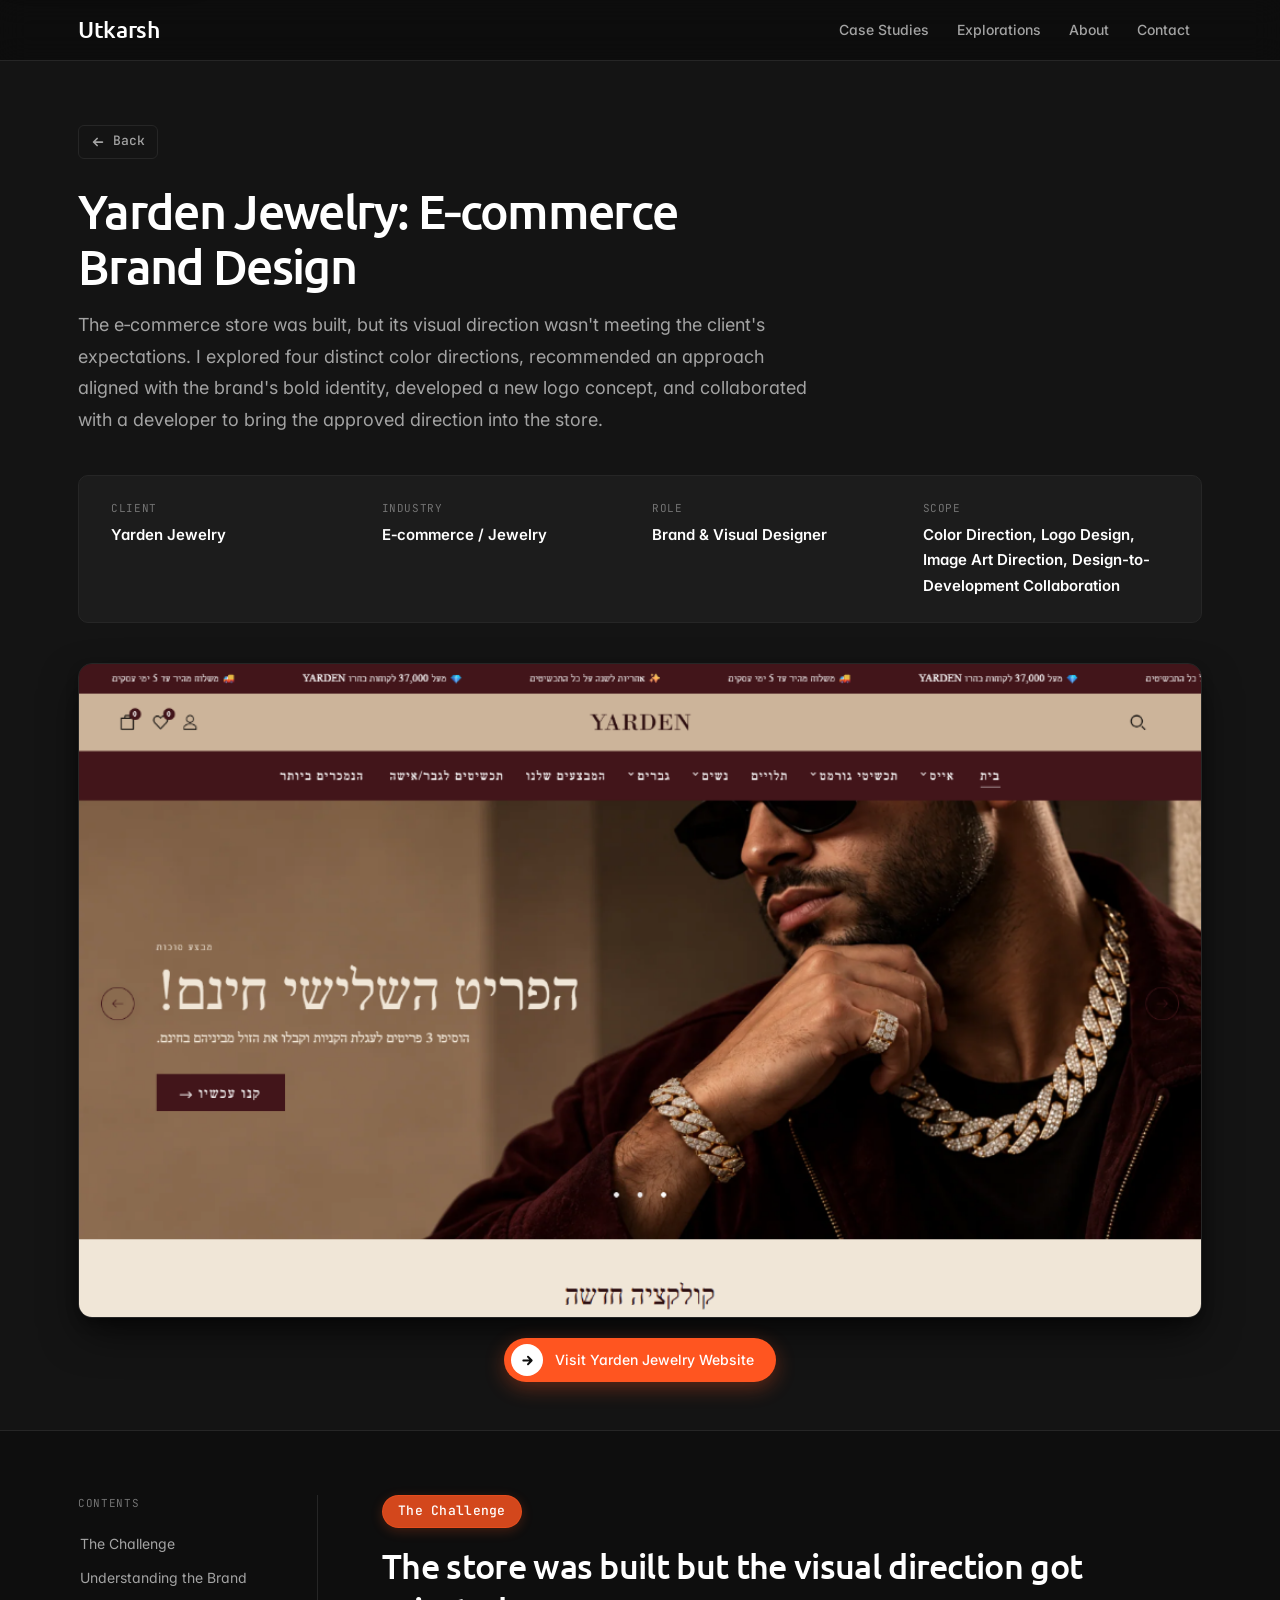
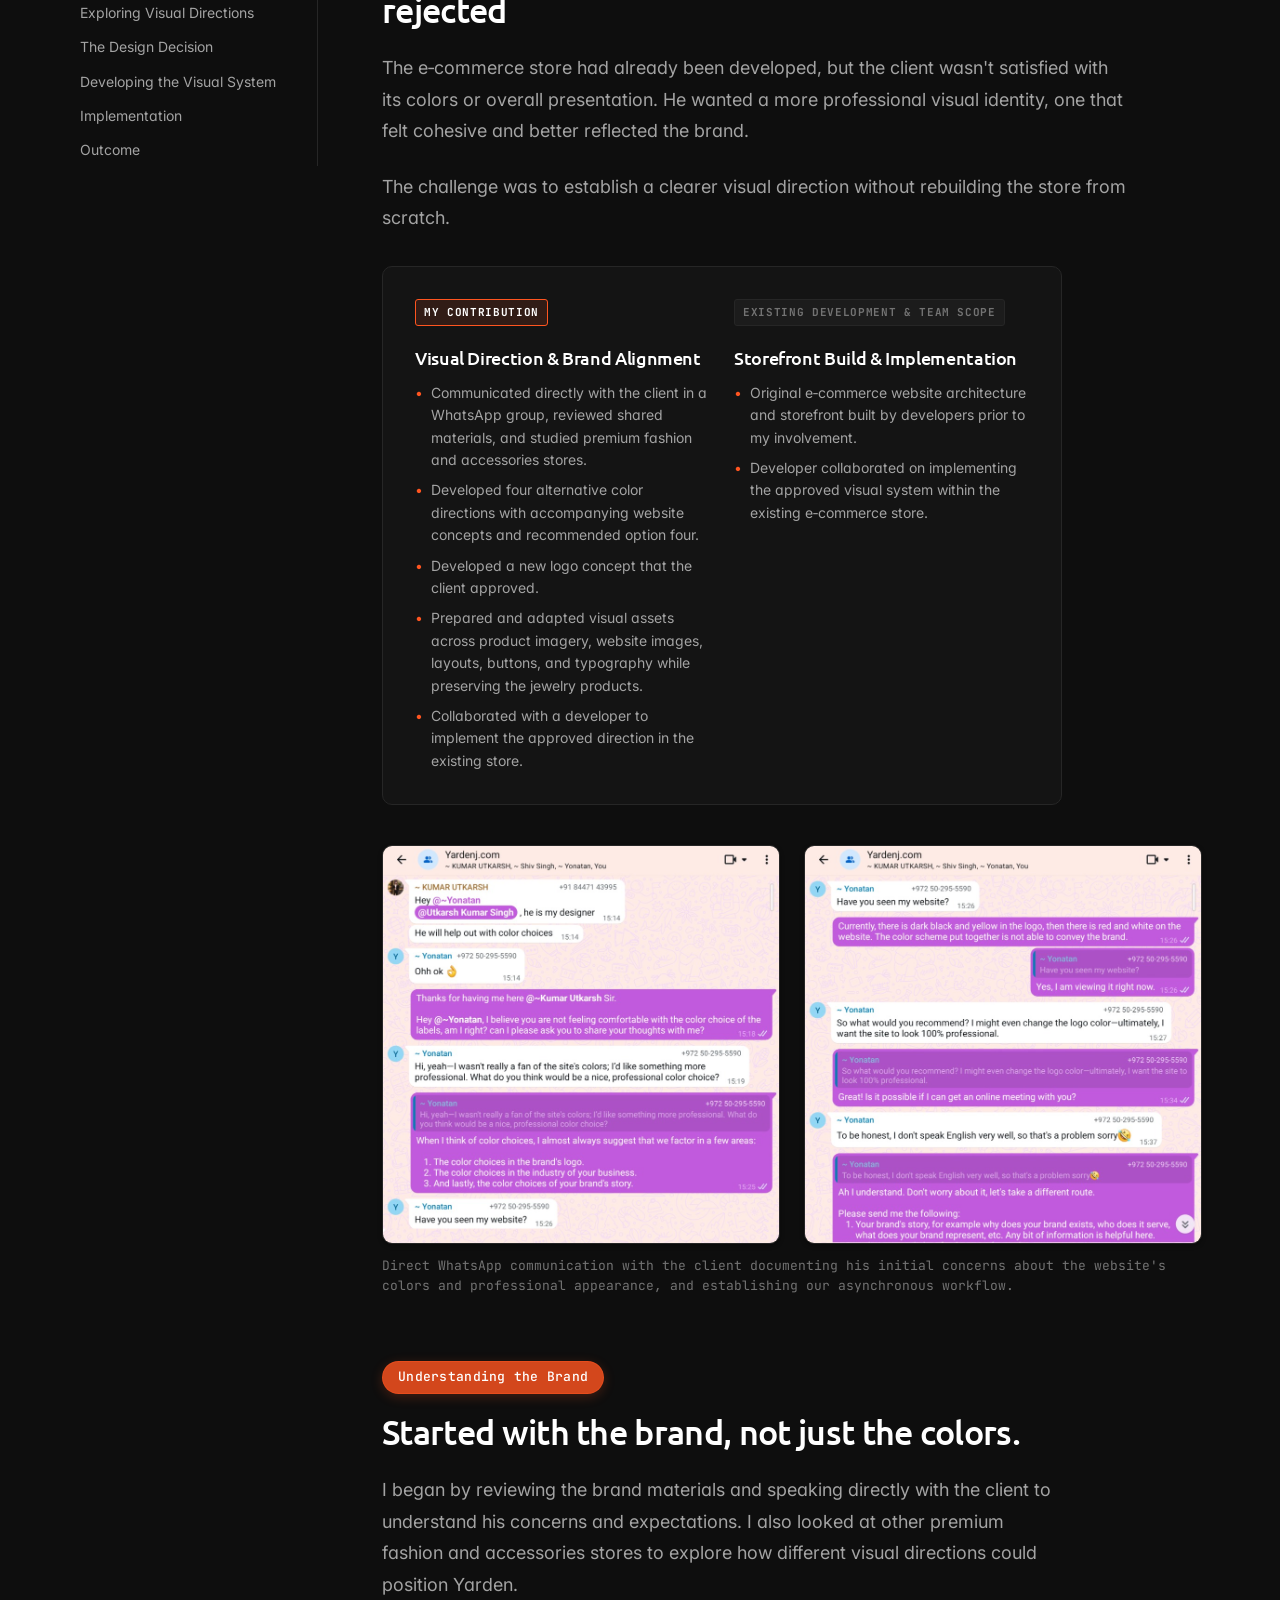
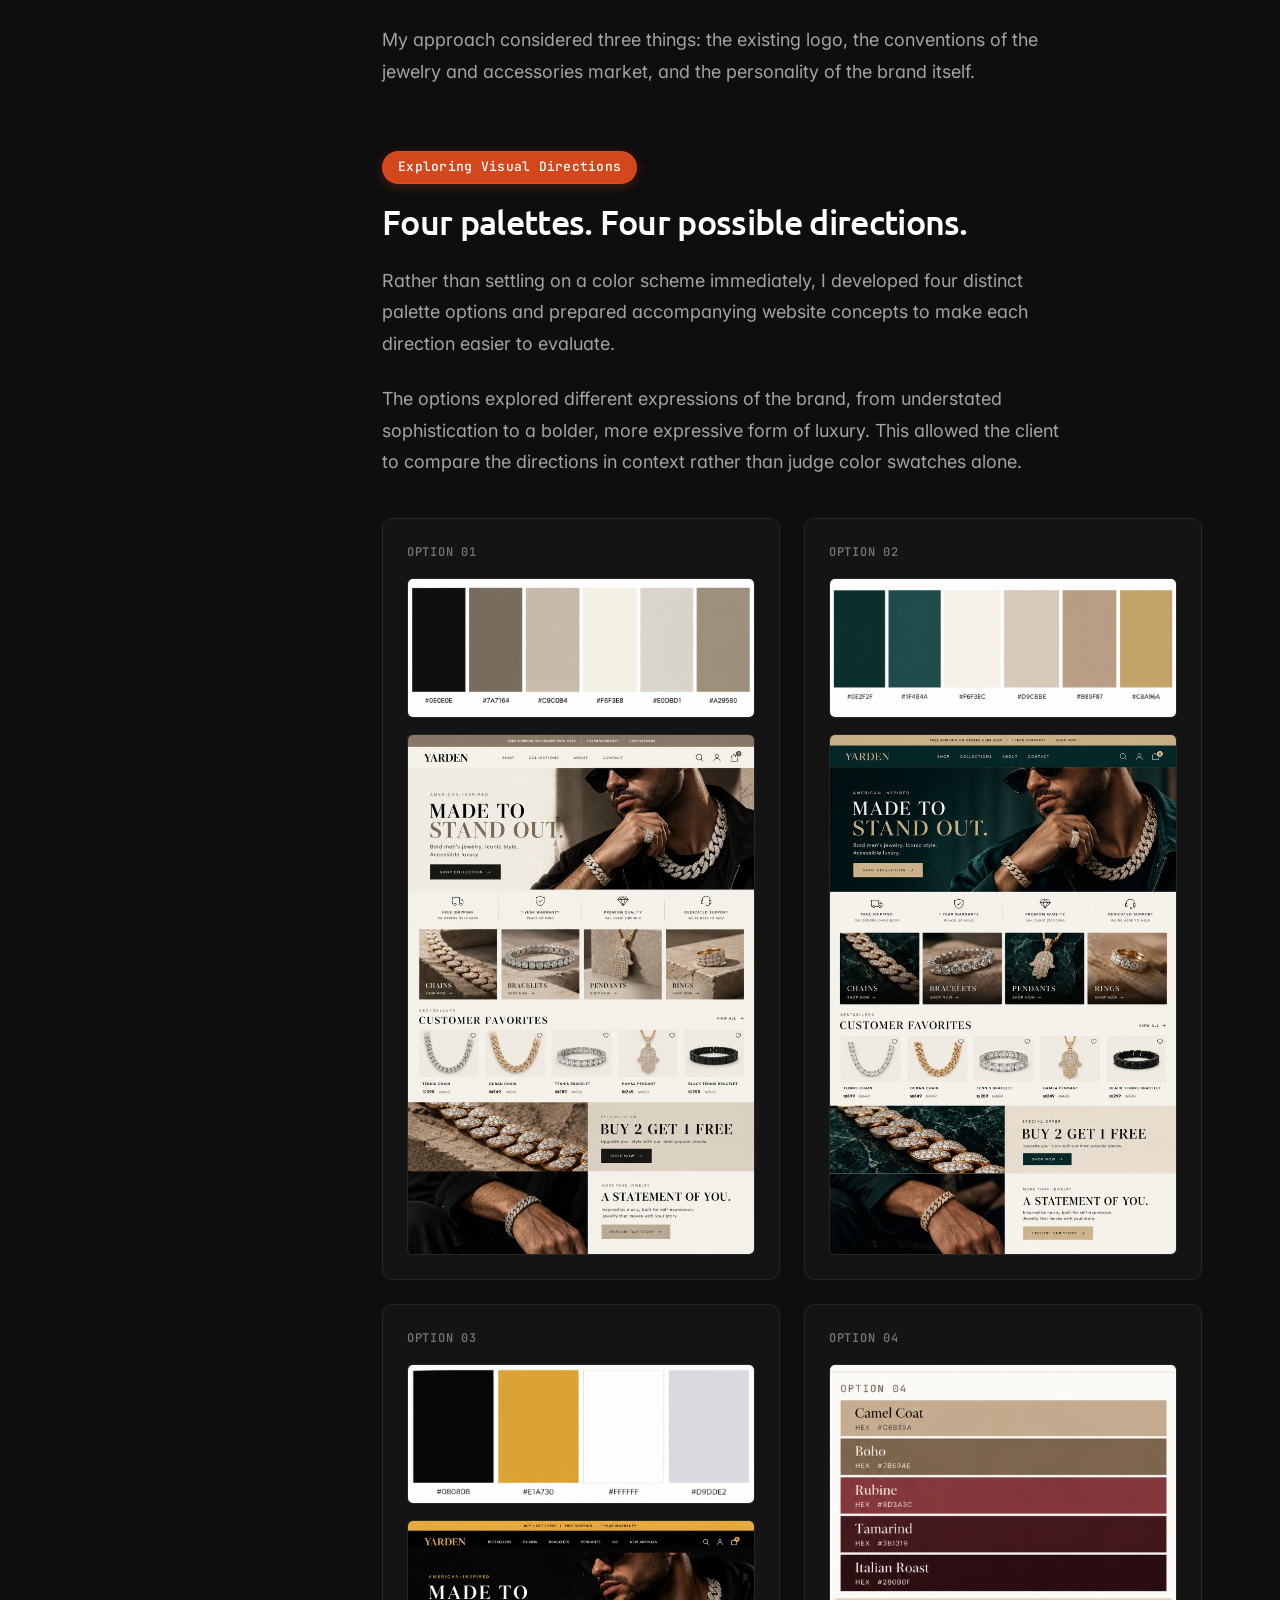
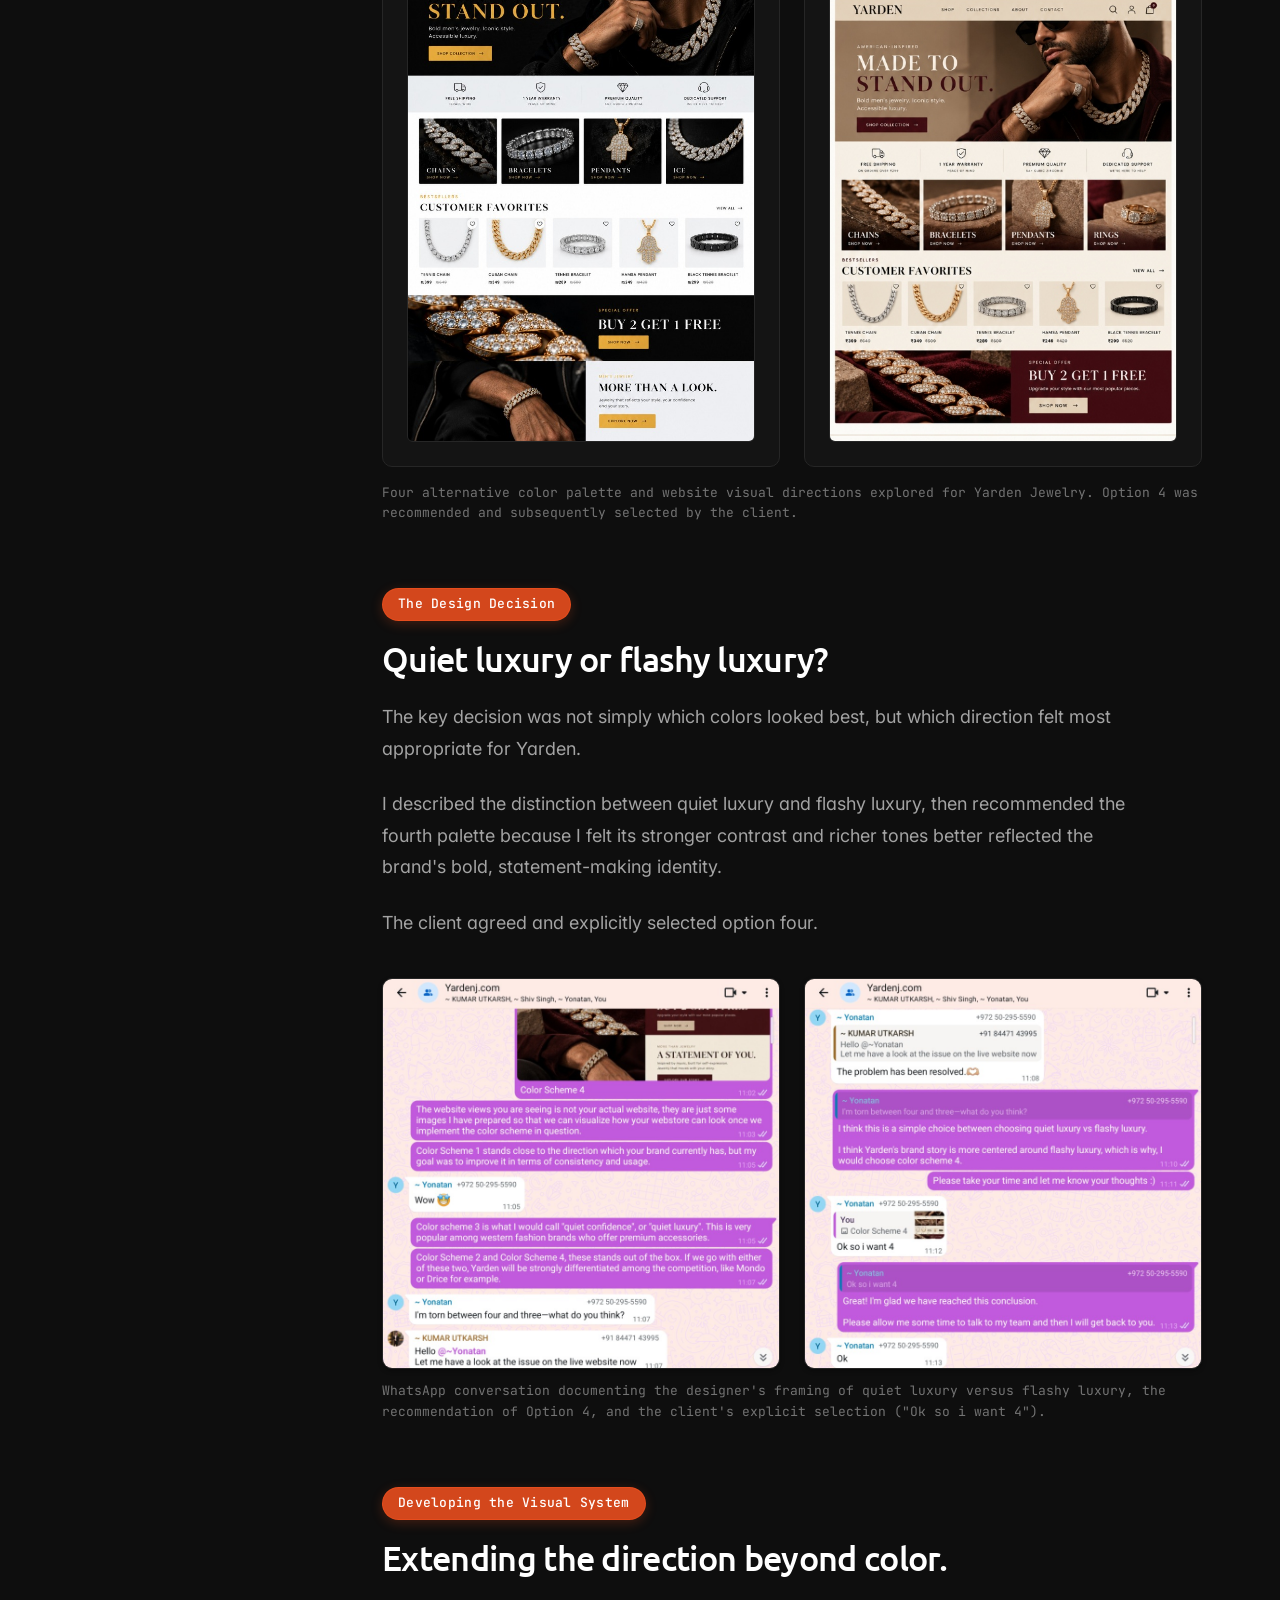
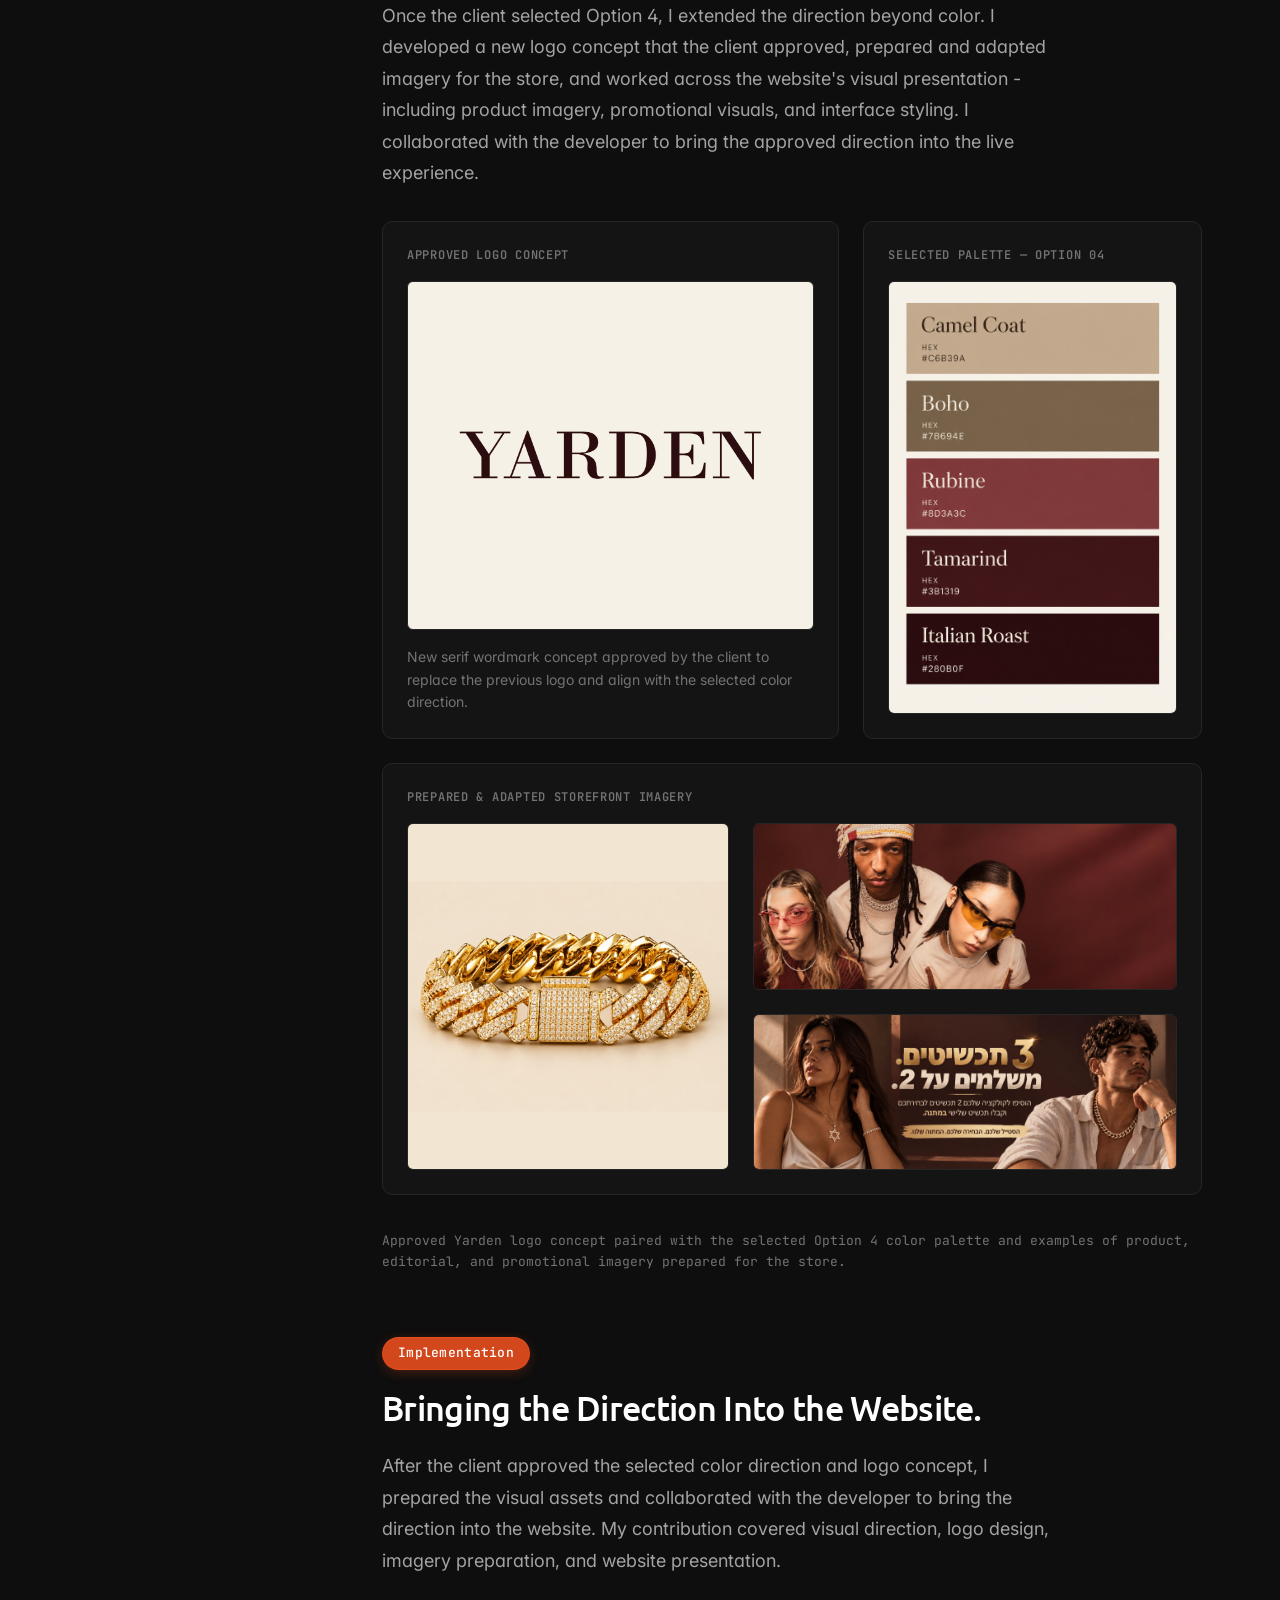
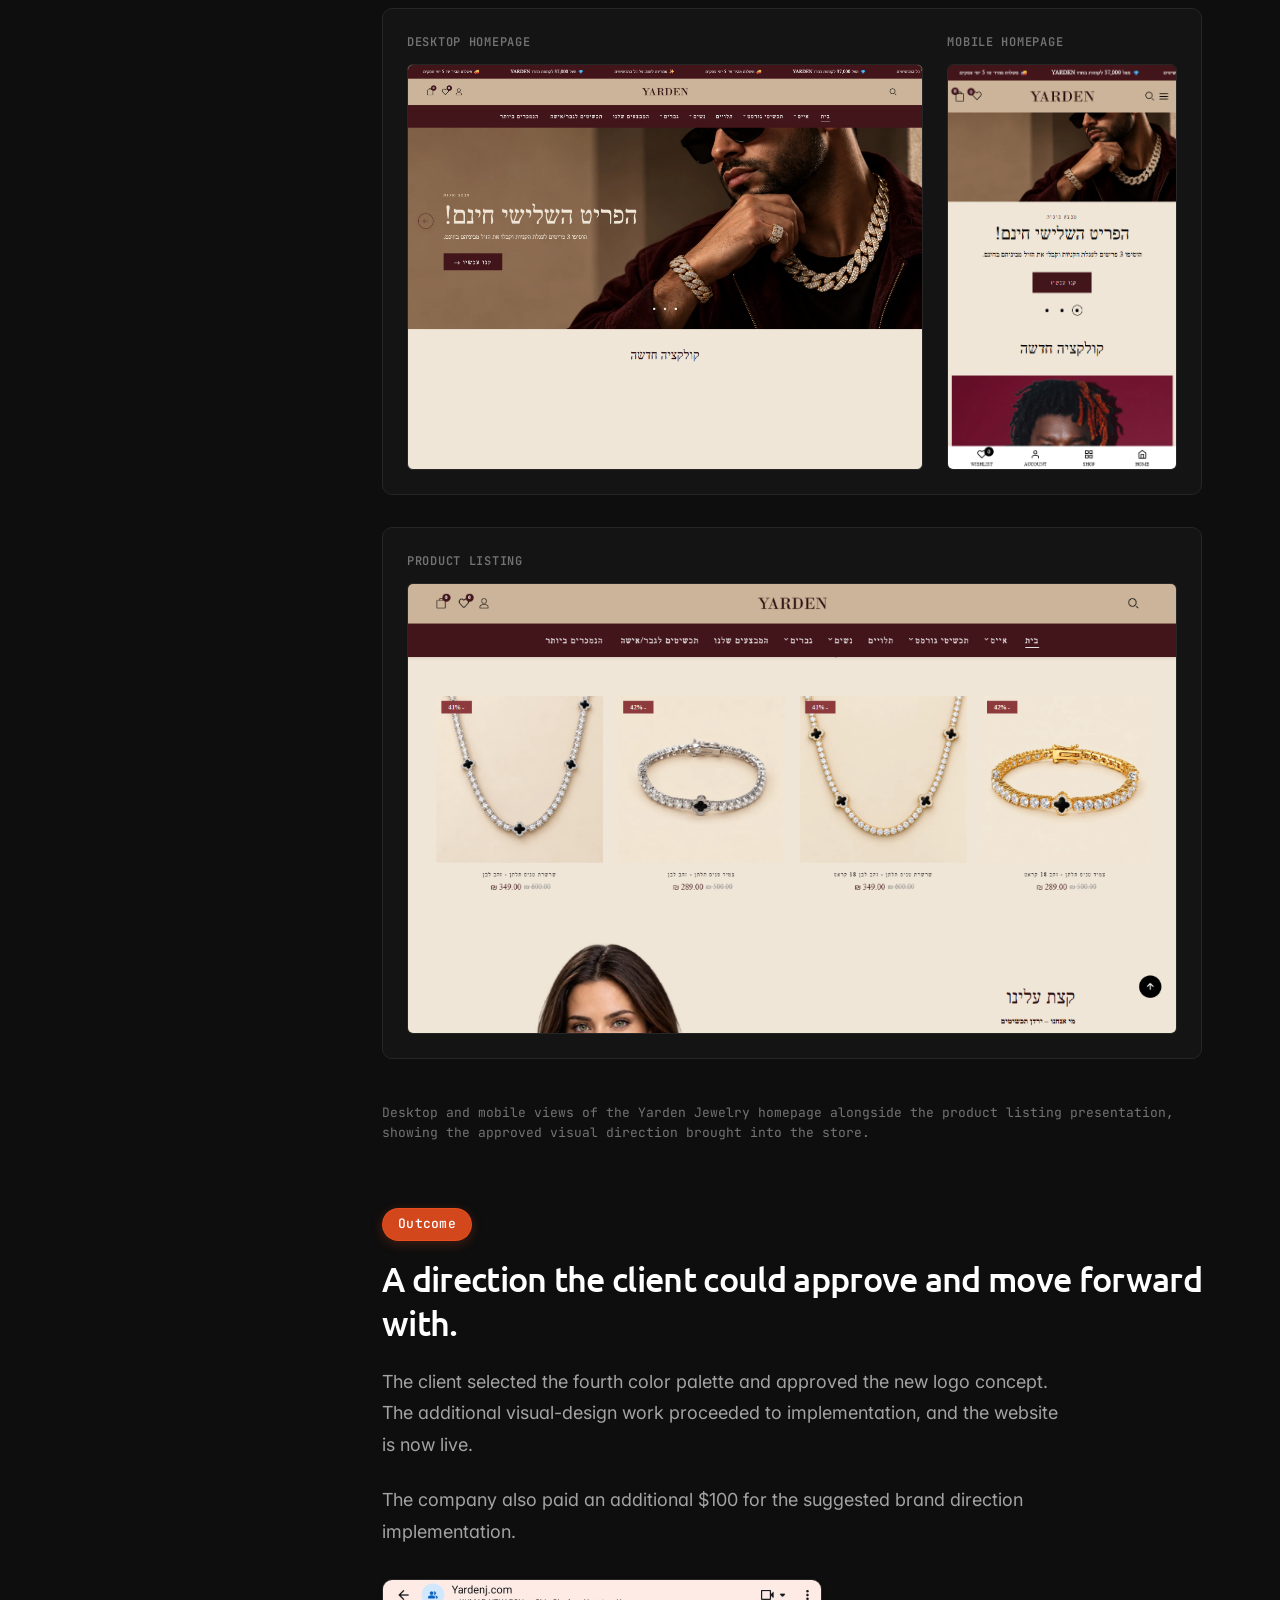
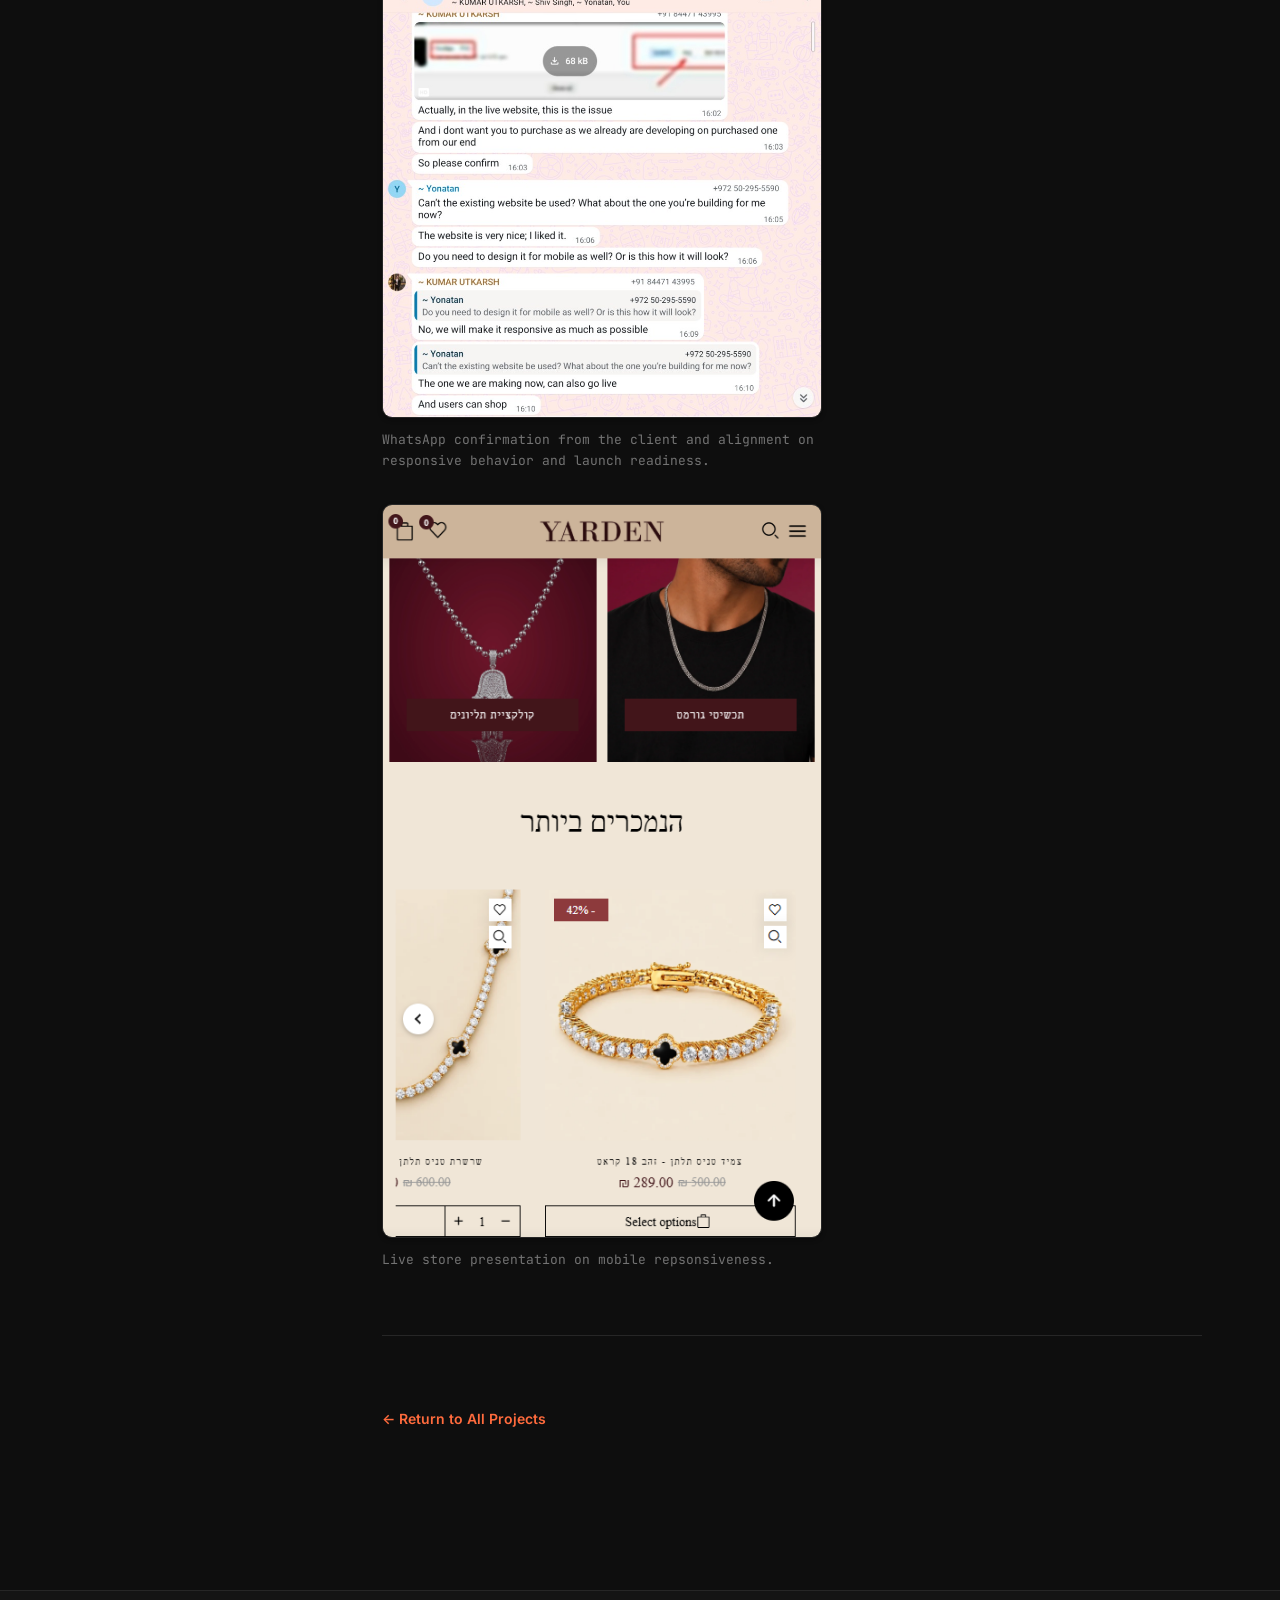
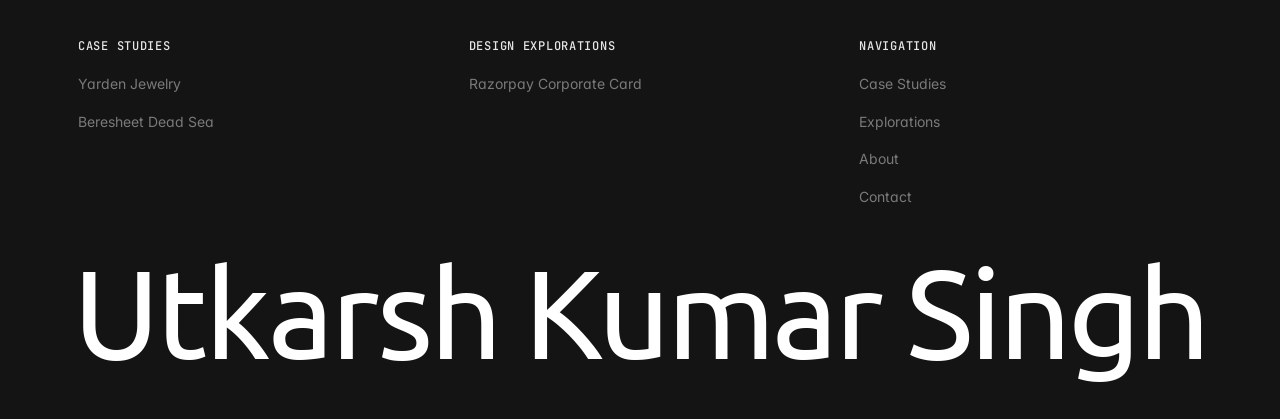
<file: work/yarden-jewelry.html>
<!DOCTYPE html>
<html lang="en">

<head>
  <!-- Google Tag Manager / Google tag -->
  <script async src="https://www.googletagmanager.com/gtm.js?id=GTM-WG6HNQXL"></script>
  <script>
    window.dataLayer = window.dataLayer || [];
    function gtag(){dataLayer.push(arguments);}
    gtag('js', new Date());
  </script>

  <meta charset="UTF-8">
  <meta name="viewport" content="width=device-width, initial-scale=1.0">
  <title>Utkarsh - Yarden Jewelry</title>
  <meta name="description"
    content="The e&#8209;commerce store was built, but its visual direction wasn't meeting the client's expectations. I explored four distinct color directions, recommended an approach aligned with the brand's identity, developed a new logo concept, and collaborated with a developer to bring the approved direction into the store.">

  <!-- Typography: Ubuntu, Inter, JetBrains Mono -->
  <link rel="preconnect" href="https://fonts.googleapis.com">
  <link rel="preconnect" href="https://fonts.gstatic.com" crossorigin>
  <link
    href="https://fonts.googleapis.com/css2?family=Inter:wght@300;400;500;600;700&family=JetBrains+Mono:wght@400;500;600;700&family=Ubuntu:wght@300;400;500;700&display=swap"
    rel="stylesheet">

  <link rel="stylesheet" href="../css/tokens.css?v=9">
  <link rel="stylesheet" href="../css/reset.css?v=9">
  <link rel="stylesheet" href="../css/components.css?v=24">
  <link rel="stylesheet" href="../css/case-study.css?v=9">
  <link rel="stylesheet" href="../css/yarden-case-study.css?v=9">

  <script src="../js/main.js?v=3" defer></script>
</head>

<body>

  <a href="#main-content" class="skip-link">Skip to main content</a>

  <!-- Header -->
  <header class="site-header" role="banner">
    <div class="nav-container">
      <a href="../index.html" class="brand-link" aria-label="Return to portfolio home">
        <span class="brand-name">Utkarsh</span>
      </a>

      <nav class="nav-menu" aria-label="Primary Navigation">
        <ul class="nav-list" role="list">
          <li class="nav-item-mobile-only"><a href="../index.html" class="nav-link">Home</a></li>
          <li><a href="../index.html#work" class="nav-link">Case Studies</a></li>
          <li><a href="../index.html#explorations" class="nav-link">Explorations</a></li>
          <li><a href="../about.html" class="nav-link">About</a></li>
          <li><a href="../index.html#contact" class="nav-link">Contact</a></li>
        </ul>
        <div class="nav-menu-footer">
          <div class="nav-menu-divider"></div>
          <span class="nav-menu-brand">UTKARSH KUMAR SINGH</span>
        </div>
      </nav>

      <button class="nav-toggle" type="button" aria-label="Toggle navigation menu" aria-expanded="false">
        <svg class="nav-toggle-icon" viewBox="0 0 24 24" fill="none" stroke="currentColor" stroke-width="2"
          stroke-linecap="round" stroke-linejoin="round" aria-hidden="true">
          <line x1="3" y1="12" x2="21" y2="12"></line>
          <line x1="3" y1="6" x2="21" y2="6"></line>
          <line x1="3" y1="18" x2="21" y2="18"></line>
        </svg>
      </button>
    </div>
  </header>

  <main id="main-content">

    <!-- ======================================================================
         1. Hero & Metadata Matrix
         ====================================================================== -->
    <section class="cs-hero" aria-labelledby="cs-title">
      <div class="cs-container">

        <!-- Back Navigation Button -->
        <a href="../index.html#work" class="cs-back-button" aria-label="Back to Selected Work">
          <svg viewBox="0 0 16 16" fill="none" stroke="currentColor" stroke-width="2" stroke-linecap="round" stroke-linejoin="round" aria-hidden="true">
            <path d="M13 8H3M7 12L3 8l4-4" />
          </svg>
          <span>Back</span>
        </a>

        <h1 id="cs-title" class="cs-hero-title">
          Yarden Jewelry: E&#8209;commerce Brand Design
        </h1>

        <p class="cs-hero-lead">
          The e&#8209;commerce store was built, but its visual direction wasn't meeting the client's expectations. I explored
          four distinct color directions, recommended an approach aligned with the brand's bold identity, developed a
          new logo concept, and collaborated with a developer to bring the approved direction into the store.
        </p>

        <!-- Structured 4-Column Project Metadata Matrix -->
        <div class="cs-metadata-matrix" role="region" aria-label="Project Metadata">
          <div>
            <span class="cs-meta-col-label">Client</span>
            <span class="cs-meta-col-value">Yarden Jewelry</span>
          </div>
          <div>
            <span class="cs-meta-col-label">Industry</span>
            <span class="cs-meta-col-value">E&#8209;commerce / Jewelry</span>
          </div>
          <div>
            <span class="cs-meta-col-label">Role</span>
            <span class="cs-meta-col-value">Brand &amp; Visual Designer</span>
          </div>
          <div>
            <span class="cs-meta-col-label">Scope</span>
            <span class="cs-meta-col-value">Color Direction, Logo Design, Image Art Direction, Design-to-Development
              Collaboration</span>
          </div>
        </div>

        <!-- Hero Showcase Frame -->
        <div class="cs-hero-media">
          <img src="../assets/images/yarden/yarden-case-study-hero.png"
            alt="Yarden Jewelry e&#8209;commerce website hero presentation featuring the approved burgundy, warm gold, and cream visual direction, YARDEN wordmark header, and featured Cuban link jewelry photography"
            width="1024" height="596">
        </div>

        <!-- External Website Action -->
        <div class="cs-hero-action">
          <a href="https://yardenj.com/" target="_blank" rel="noopener noreferrer" class="hero-pill-cta cs-external-visit-btn">
            <span class="hero-pill-cta-icon" aria-hidden="true">
              <svg viewBox="0 0 16 16" fill="none" stroke="currentColor" stroke-width="2" stroke-linecap="round" stroke-linejoin="round">
                <path d="M3.5 8h9M8.5 4l4 4-4 4"/>
              </svg>
            </span>
            <span class="hero-pill-cta-label">Visit Yarden Jewelry Website</span>
          </a>
        </div>

      </div>
    </section>

    <!-- ======================================================================
         Case Study Narrative Flow
         ====================================================================== -->
    <div class="cs-container">
      <div class="cs-content-layout">

        <!-- Sticky In-Page Navigation (Desktop) -->
        <aside class="cs-sticky-sidebar" aria-label="Case Study Table of Contents">
          <span class="cs-sidebar-heading">Contents</span>
          <nav class="cs-toc-list" role="list">
            <a href="#challenge" class="cs-toc-link">The Challenge</a>
            <a href="#client-concerns" class="cs-toc-link">Understanding the Brand</a>
            <a href="#visual-directions" class="cs-toc-link">Exploring Visual Directions</a>
            <a href="#design-decision" class="cs-toc-link">The Design Decision</a>
            <a href="#logo-concept" class="cs-toc-link">Developing the Visual System</a>
            <a href="#implementation" class="cs-toc-link">Implementation</a>
            <a href="#outcome" class="cs-toc-link">Outcome</a>
          </nav>
        </aside>

        <!-- Narrative Column -->
        <article class="cs-prose-column cs-prose-column--yarden">

          <!-- ================================================================
               2. The Challenge
               ================================================================ -->
          <section id="challenge" class="cs-section cs-section--wide">
            <span class="cs-section-index">The Challenge</span>
            <h2 class="cs-section-heading">The store was built but the visual direction got rejected</h2>

            <p>
              The e&#8209;commerce store had already been developed, but the client wasn't satisfied with its colors or
              overall presentation. He wanted a more professional visual identity, one that felt cohesive and better
              reflected the brand.
            </p>
            <p>
              The challenge was to establish a clearer visual direction without rebuilding the store from scratch.
            </p>

            <!-- Transparent Role & Scope Split -->
            <div class="cs-attribution-split">
              <div class="cs-attr-col">
                <span class="cs-attr-badge cs-attr-badge-mine">My Contribution</span>
                <h3 class="cs-attr-title">Visual Direction &amp; Brand Alignment</h3>
                <ul class="cs-attr-list" role="list">
                  <li class="cs-attr-item">Communicated directly with the client in a WhatsApp group, reviewed shared
                    materials, and studied premium fashion and accessories stores.</li>
                  <li class="cs-attr-item">Developed four alternative color directions with accompanying website
                    concepts and recommended option four.</li>
                  <li class="cs-attr-item">Developed a new logo concept that the client approved.</li>
                  <li class="cs-attr-item">Prepared and adapted visual assets across product imagery, website images,
                    layouts, buttons, and typography while preserving the jewelry products.</li>
                  <li class="cs-attr-item">Collaborated with a developer to implement the approved direction in the
                    existing store.</li>
                </ul>
              </div>

              <div class="cs-attr-col">
                <span class="cs-attr-badge cs-attr-badge-team">Existing Development &amp; Team Scope</span>
                <h3 class="cs-attr-title">Storefront Build &amp; Implementation</h3>
                <ul class="cs-attr-list" role="list">
                  <li class="cs-attr-item">Original e&#8209;commerce website architecture and storefront built by developers
                    prior to my involvement.</li>
                  <li class="cs-attr-item">Developer collaborated on implementing the approved visual system within the
                    existing e&#8209;commerce store.</li>
                </ul>
              </div>
            </div>

            <!-- Documentary Client Feedback Screenshots -->
            <figure class="cs-figure">
              <div class="yarden-chat-evidence-grid">
                <div class="yarden-chat-frame">
                  <img src="../assets/images/yarden/whatsapp-client-feedback-1.png"
                    alt="WhatsApp group conversation (Part 1) where the designer is introduced to Yonatan, who explains he wasn't a fan of the site's colors and wanted something more professional, followed by the designer outlining three areas to factor into color choices: the brand's logo, industry conventions, and brand story"
                    width="852" height="853" loading="lazy">
                </div>
                <div class="yarden-chat-frame">
                  <img src="../assets/images/yarden/whatsapp-client-feedback-2.png"
                    alt="WhatsApp group conversation (Part 2) where the designer notes the mismatch between the black-and-yellow logo and red-and-white website colors, Yonatan states he wants the site to look 100% professional and is open to changing the logo color, and the designer adapts to asynchronous communication after Yonatan mentions he is not comfortable speaking English on an online call"
                    width="852" height="853" loading="lazy">
                </div>
              </div>
              <figcaption class="cs-figure-caption">
                <span>Direct WhatsApp communication with the client documenting his initial concerns about the website's
                  colors and professional appearance, and establishing our asynchronous workflow.</span>
              </figcaption>
            </figure>
          </section>

          <!-- ================================================================
               3. Understanding the Brand
               ================================================================ -->
          <section id="client-concerns" class="cs-section">
            <span class="cs-section-index">Understanding the Brand</span>
            <h2 class="cs-section-heading">Started with the brand, not just the colors.</h2>

            <p>
              I began by reviewing the brand materials and speaking directly with the client to understand his concerns
              and expectations. I also looked at other premium fashion and accessories stores to explore how different
              visual directions could position Yarden.
            </p>
            <p>
              My approach considered three things: the existing logo, the conventions of the jewelry and accessories
              market, and the personality of the brand itself.
            </p>
          </section>

          <!-- ================================================================
               4. Exploring Visual Directions (Wide Showcase)
               ================================================================ -->
          <section id="visual-directions" class="cs-section cs-section--wide">
            <span class="cs-section-index">Exploring Visual Directions</span>
            <h2 class="cs-section-heading">Four palettes. Four possible directions.</h2>

            <div class="cs-yarden-prose">
              <p>
                Rather than settling on a color scheme immediately, I developed four distinct palette options and
                prepared accompanying website concepts to make each direction easier to evaluate.
              </p>
              <p>
                The options explored different expressions of the brand, from understated sophistication to a bolder,
                more expressive form of luxury. This allowed the client to compare the directions in context rather than
                judge color swatches alone.
              </p>
            </div>

            <!-- 4-Palette Exploration Showcase Grid -->
            <div class="yarden-palettes-showcase" role="region"
              aria-label="Four alternative color palette and website visual directions explored for Yarden Jewelry.">
              <div class="yarden-palettes-grid">

                <!-- Option 1 -->
                <article class="yarden-palette-card">
                  <div class="yarden-palette-header">
                    <span class="yarden-palette-step">Option 01</span>
                  </div>
                  <div class="yarden-palette-media-pair">
                    <div class="yarden-palette-img-frame">
                      <img src="../assets/images/yarden/palette-option-1.jpg"
                        alt="Option 1 color palette swatches (#0E0E0E, #7A7164, #C9C0B4, #F6F3E8, #E0DBD1, #A29580) explored for Yarden Jewelry"
                        width="1024" height="408" loading="lazy">
                    </div>
                    <div class="yarden-palette-img-frame">
                      <img src="../assets/images/yarden/concept-option-1.jpg"
                        alt="Option 1 accompanying website visual direction concept for Yarden Jewelry" width="682"
                        height="1024" loading="lazy">
                    </div>
                  </div>
                </article>

                <!-- Option 2 -->
                <article class="yarden-palette-card">
                  <div class="yarden-palette-header">
                    <span class="yarden-palette-step">Option 02</span>
                  </div>
                  <div class="yarden-palette-media-pair">
                    <div class="yarden-palette-img-frame">
                      <img src="../assets/images/yarden/palette-option-2.jpg"
                        alt="Option 2 color palette swatches (#0E2F2F, #1F4B4A, #F6F3EC, #D9CBBE, #B89F87, #C8A96A) explored for Yarden Jewelry"
                        width="1024" height="408" loading="lazy">
                    </div>
                    <div class="yarden-palette-img-frame">
                      <img src="../assets/images/yarden/concept-option-2.jpg"
                        alt="Option 2 accompanying website visual direction concept for Yarden Jewelry" width="682"
                        height="1024" loading="lazy">
                    </div>
                  </div>
                </article>

                <!-- Option 3 -->
                <article class="yarden-palette-card">
                  <div class="yarden-palette-header">
                    <span class="yarden-palette-step">Option 03</span>
                  </div>
                  <div class="yarden-palette-media-pair">
                    <div class="yarden-palette-img-frame">
                      <img src="../assets/images/yarden/palette-option-3.jpg"
                        alt="Option 3 color palette swatches (#080808, #E1A730, #FFFFFF, #D9DDE2) explored for Yarden Jewelry"
                        width="1024" height="408" loading="lazy">
                    </div>
                    <div class="yarden-palette-img-frame">
                      <img src="../assets/images/yarden/concept-option-3.jpg"
                        alt="Option 3 accompanying website visual direction concept for Yarden Jewelry" width="682"
                        height="1024" loading="lazy">
                    </div>
                  </div>
                </article>

                <!-- Option 4 -->
                <article class="yarden-palette-card yarden-palette-card--option4">
                  <div class="yarden-palette-header">
                    <span class="yarden-palette-step">Option 04</span>
                  </div>
                  <div class="yarden-palette-media-pair">
                    <div class="yarden-palette-img-frame yarden-palette-img-frame--option4">
                      <img src="../assets/images/yarden/option-4-combined.jpg"
                        alt="Option 4 five-color palette (Camel Coat #C6B39A, Boho #7B694E, Rubine #8D3A3C, Tamarind #3B1319, Italian Roast #280B0F) and accompanying YARDEN website visual direction mockup"
                        width="682" height="1024" loading="lazy">
                    </div>
                  </div>
                </article>

              </div>

              <div class="cs-figure-caption" style="margin-top: var(--space-4);">
                <span>Four alternative color palette and website visual directions explored for Yarden Jewelry. Option 4
                  was recommended and subsequently selected by the client.</span>
              </div>
            </div>
          </section>

          <!-- ================================================================
               5. The Design Decision
               ================================================================ -->
          <section id="design-decision" class="cs-section cs-section--wide">
            <span class="cs-section-index">The Design Decision</span>
            <h2 class="cs-section-heading">Quiet luxury or flashy luxury?</h2>

            <p>
              The key decision was not simply which colors looked best, but which direction felt most appropriate for
              Yarden.
            </p>
            <p>
              I described the distinction between quiet luxury and flashy luxury, then recommended the fourth palette
              because I felt its stronger contrast and richer tones better reflected the brand's bold, statement-making
              identity.
            </p>
            <p>
              The client agreed and explicitly selected option four.
            </p>

            <!-- Documentary Design Recommendation & Client Approval Screenshots -->
            <figure class="cs-figure">
              <div class="yarden-chat-evidence-grid">
                <div class="yarden-chat-frame">
                  <img src="../assets/images/yarden/whatsapp-design-recommendation-1.png"
                    alt="WhatsApp conversation (Part 1) showing the designer presenting Color Scheme 4, explaining how the prepared website views help visualize the color schemes, framing Color Scheme 3 as quiet luxury versus Color Schemes 2 and 4 as standing out from competitors, and the client asking for a recommendation between options three and four"
                    width="852" height="836" loading="lazy">
                </div>
                <div class="yarden-chat-frame">
                  <img src="../assets/images/yarden/whatsapp-client-approval-2.png"
                    alt="WhatsApp conversation (Part 2) showing the designer framing the choice as quiet luxury versus flashy luxury, recommending Color Scheme 4 to match Yarden's brand story, and the client explicitly approving Option 4 with 'Ok so i want 4'"
                    width="852" height="836" loading="lazy">
                </div>
              </div>
              <figcaption class="cs-figure-caption">
                <span>WhatsApp conversation documenting the designer's framing of quiet luxury versus flashy luxury, the
                  recommendation of Option 4, and the client's explicit selection ("Ok so i want 4").</span>
              </figcaption>
            </figure>
          </section>

          <!-- ================================================================
               6. Developing the Visual System
               ================================================================ -->
          <section id="logo-concept" class="cs-section cs-section--wide">
            <span class="cs-section-index">Developing the Visual System</span>
            <h2 class="cs-section-heading">Extending the direction beyond color.</h2>

            <div class="cs-yarden-prose">
              <p>
                Once the client selected Option 4, I extended the direction beyond color. I developed a new logo concept
                that the client approved, prepared and adapted imagery for the store, and worked across the website's
                visual presentation - including product imagery, promotional visuals, and interface styling. I
                collaborated with the developer to bring the approved direction into the live experience.
              </p>
            </div>

            <!-- Approved Logo, Selected Palette & Supporting Imagery Presentation -->
            <div class="yarden-visual-system">

              <!-- Row 1: Approved Logo Concept + Selected Option 4 Palette -->
              <div class="yarden-visual-identity-grid">
                <div class="yarden-visual-card yarden-visual-card--logo">
                  <span class="yarden-visual-label">Approved Logo Concept</span>
                  <div class="yarden-logo-stage">
                    <img src="../assets/images/yarden/approved-logo-concept.png"
                      alt="Approved Yarden Jewelry serif wordmark logo concept set in deep espresso tones" width="1000"
                      height="275" loading="lazy">
                  </div>
                  <p class="yarden-visual-meta">
                    New serif wordmark concept approved by the client to replace the previous logo and align with the
                    selected color direction.
                  </p>
                </div>

                <div class="yarden-visual-card yarden-visual-card--palette">
                  <span class="yarden-visual-label">Selected Palette — Option 04</span>
                  <div class="yarden-palette-stage">
                    <img src="../assets/images/yarden/selected-palette-option-4.png"
                      alt="Selected Option 4 color palette swatches for Yarden Jewelry: Camel Coat (#C6B39A), Boho (#7B694E), Rubine (#8D3A3C), Tamarind (#3B1319), and Italian Roast (#280B0F)"
                      width="682" height="1024" loading="lazy">
                  </div>
                </div>
              </div>

              <!-- Row 2: Supporting Storefront, Product & Promotional Imagery -->
              <div class="yarden-supporting-imagery-block">
                <span class="yarden-visual-label">Prepared &amp; Adapted Storefront Imagery</span>
                <div class="yarden-supporting-grid">
                  <figure class="yarden-supporting-item">
                    <img src="../assets/images/yarden/product-cuban-bracelet.jpg"
                      alt="Product image of a gold-plated iced-out Cuban link bracelet presented against a warm sand background to match the approved color palette while preserving the jewelry piece"
                      width="1024" height="1024" loading="lazy">
                  </figure>

                  <div class="yarden-supporting-banners">
                    <figure class="yarden-supporting-item">
                      <img src="../assets/images/yarden/editorial-brand-banner.png"
                        alt="Editorial brand banner featuring three models wearing statement chains against a rich Rubine and Tamarind backdrop aligned with the Option 4 palette"
                        width="1024" height="401" loading="lazy">
                    </figure>
                    <figure class="yarden-supporting-item">
                      <img src="../assets/images/yarden/promotional-campaign-banner.png"
                        alt="Promotional website banner in warm bronze, espresso, and gold tones showcasing Yarden Jewelry pieces"
                        width="1024" height="374" loading="lazy">
                    </figure>
                  </div>
                </div>
              </div>

              <div class="cs-figure-caption">
                <span>Approved Yarden logo concept paired with the selected Option 4 color palette and examples of
                  product, editorial, and promotional imagery prepared for the store.</span>
              </div>

            </div>
          </section>

          <!-- ================================================================
               7. Implementation
               ================================================================ -->
          <section id="implementation" class="cs-section cs-section--wide">
            <span class="cs-section-index">Implementation</span>
            <h2 class="cs-section-heading">Bringing the Direction Into the Website.</h2>

            <div class="cs-yarden-prose">
              <p>
                After the client approved the selected color direction and logo concept, I prepared the visual assets
                and collaborated with the developer to bring the direction into the website. My contribution covered
                visual direction, logo design, imagery preparation, and website presentation.
              </p>
            </div>

            <!-- Storefront Implementation Presentation: Desktop & Mobile Homepage + Product Listing -->
            <div class="yarden-implementation-stack">

              <!-- 1. Complementary Desktop & Mobile Homepage Views -->
              <div class="yarden-homepage-pair">
                <figure class="yarden-storefront-view yarden-storefront-view--desktop">
                  <span class="yarden-visual-label">Desktop homepage</span>
                  <div class="yarden-storefront-frame">
                    <img src="../assets/images/yarden/website-homepage-desktop.png"
                      alt="Desktop homepage of the Yarden Jewelry website showing the approved YARDEN logo in the header, Tamarind and Camel Coat color scheme, navigation bar, and featured Cuban link jewelry hero section"
                      width="1024" height="596" loading="lazy">
                  </div>
                </figure>

                <figure class="yarden-storefront-view yarden-storefront-view--mobile">
                  <span class="yarden-visual-label">Mobile homepage</span>
                  <div class="yarden-storefront-frame">
                    <img src="../assets/images/yarden/website-homepage-mobile.png"
                      alt="Mobile homepage of the Yarden Jewelry website showing the responsive header with the approved YARDEN wordmark, hero banner, promotional typography, and bottom mobile navigation bar"
                      width="485" height="860" loading="lazy">
                  </div>
                </figure>
              </div>

              <!-- 2. Supporting Storefront View: Product Listing -->
              <figure class="yarden-storefront-card">
                <span class="yarden-visual-label">Product listing</span>
                <div class="yarden-storefront-frame">
                  <img src="../assets/images/yarden/website-product-listing.png"
                    alt="Product listing section of the Yarden Jewelry website displaying four jewelry items on warm sand backgrounds with Rubine discount badges and consistent typography"
                    width="1024" height="598" loading="lazy">
                </div>
              </figure>

              <div class="cs-figure-caption">
                <span>Desktop and mobile views of the Yarden Jewelry homepage alongside the product listing
                  presentation, showing the approved visual direction brought into the store.</span>
              </div>

            </div>
          </section>

          <!-- ================================================================
               8. Outcome
               ================================================================ -->
          <section id="outcome" class="cs-section cs-section--wide">
            <span class="cs-section-index">Outcome</span>
            <h2 class="cs-section-heading">A direction the client could approve and move forward with.</h2>

            <div class="cs-yarden-prose">
              <p>
                The client selected the fourth color palette and approved the new logo concept. The additional
                visual-design work proceeded to implementation, and the website is now live.
              </p>
              <p>
                The company also paid an additional $100 for the suggested brand direction implementation.
              </p>
            </div>

            <!-- Outcome Evidence Placeholders -->
            <div class="yarden-evidence-grid">

              <figure class="cs-figure">
                <div class="yarden-chat-frame">
                  <img src="../assets/images/yarden/whatsapp-client-approval.png"
                    alt="WhatsApp conversation showing Yonatan confirming 'The website is very nice; I liked it.' and discussing responsive mobile behavior and going live with the team"
                    width="852" height="850" loading="lazy">
                </div>
                <figcaption class="cs-figure-caption">
                  <span>WhatsApp confirmation from the client and alignment on responsive behavior and launch readiness.</span>
                </figcaption>
              </figure>

              <figure class="cs-figure">
                <div class="yarden-chat-frame">
                  <img src="../assets/images/yarden/final-live-website.png"
                    alt="Live Yarden Jewelry mobile storefront showing the approved YARDEN wordmark header, category cards, and bestsellers product grid"
                    width="484" height="809" loading="lazy">
                </div>
                <figcaption class="cs-figure-caption">
                  <span>Live store presentation on mobile repsonsiveness.</span>
                </figcaption>
              </figure>

            </div>
          </section>

          <!-- ================================================================
               9. Closing Case Study Navigation
               ================================================================ -->
          <div class="cs-pagination" style="max-width: min(100cqw, 980px);">

            <div class="yarden-pagination-footer">
              <a href="../index.html#work" class="arrow-link">
                <span>← Return to All Projects</span>
              </a>
            </div>

          </div>

        </article>

      </div>
    </div>

  </main>

  <!-- Footer -->
  <footer class="site-footer" role="contentinfo">
    <div class="footer-container">
      <div class="footer-top">
        <div>
          <h4 class="footer-heading">Case Studies</h4>
          <ul class="footer-nav-list" role="list">
            <li><a href="yarden-jewelry.html" class="footer-nav-link">Yarden Jewelry</a></li>
            <li><a href="beresheet-dead-sea.html" class="footer-nav-link">Beresheet Dead Sea</a></li>
          </ul>
        </div>

        <div>
          <h4 class="footer-heading">Design Explorations</h4>
          <ul class="footer-nav-list" role="list">
            <li><a href="https://razorpay-corporate-card.netlify.app/" target="_blank" rel="noopener noreferrer" class="footer-nav-link">Razorpay Corporate Card</a></li>
          </ul>
        </div>

        <div>
          <h4 class="footer-heading">Navigation</h4>
          <ul class="footer-nav-list" role="list">
            <li><a href="../index.html#work" class="footer-nav-link">Case Studies</a></li>
            <li><a href="../index.html#explorations" class="footer-nav-link">Explorations</a></li>
            <li><a href="../about.html" class="footer-nav-link">About</a></li>
            <li><a href="../index.html#contact" class="footer-nav-link">Contact</a></li>
          </ul>
        </div>
      </div>

      <div class="footer-huge-name-wrap" aria-hidden="true">
        <svg class="footer-huge-name-svg" viewBox="0 0 1000 130" preserveAspectRatio="xMidYMid meet">
          <text x="500" y="98" text-anchor="middle" font-size="112">Utkarsh Kumar Singh</text>
        </svg>
      </div>
    </div>
  </footer>

</body>

</html>
</file>
<file: css/tokens.css>
/**
 * Design Tokens — Contemporary Product Studio
 * A disciplined, restrained visual system tailored for Product Design portfolios.
 */

:root {
  /* ==========================================================================
     Color Palette (Deep Obsidian Dark & Vibrant Sunset Orange Accent)
     ========================================================================== */
  
  /* Canvas & Surfaces */
  --color-canvas: #0E0E0E;
  --color-surface: #141414;
  --color-surface-subtle: #1C1C1C;
  --color-surface-card: #181818;
  --color-surface-dark: #181818;
  --color-surface-dark-subtle: #222222;

  /* Ink & Typography */
  --color-ink-primary: #FFFFFF;
  --color-ink-secondary: #A3A3A3;
  --color-ink-muted: #737373;
  --color-ink-subtle: #525252;
  --color-ink-inverted: #0E0E0E;
  --color-ink-inverted-secondary: #525252;

  /* Hairlines & Borders */
  --color-border-subtle: #262626;
  --color-border-default: #333333;
  --color-border-strong: #454545;
  --color-border-dark: #2E2E2E;

  /* Vibrant Accent — Sunset Orange */
  --color-accent-cobalt: #FF5520;
  --color-accent-cobalt-hover: #FF6E40;
  --color-accent-cobalt-subtle: rgba(255, 85, 32, 0.12);
  --color-accent-cobalt-border: rgba(255, 85, 32, 0.35);
  --color-accent-ink: #FF6B3D;

  /* Semantic Feedback / Status */
  --color-status-active-bg: #1C1C1C;
  --color-status-active-text: #FFFFFF;
  --color-status-active-dot: #FF5520;
  --color-status-progress-bg: #1C1C1C;
  --color-status-progress-text: #FFFFFF;
  --color-status-progress-dot: #FF5520;

  /* Shadows — Deep dark elevation */
  --shadow-sm: 0 2px 4px rgba(0, 0, 0, 0.35);
  --shadow-md: 0 8px 20px -4px rgba(0, 0, 0, 0.5), 0 4px 8px -2px rgba(0, 0, 0, 0.35);
  --shadow-lg: 0 18px 42px -6px rgba(0, 0, 0, 0.65), 0 6px 14px -3px rgba(0, 0, 0, 0.4);
  --shadow-focus: 0 0 0 3px rgba(255, 85, 32, 0.45);

  /* ==========================================================================
     Typography System
     ========================================================================== */
  
  /* Font Stacks */
  --font-sans: 'Inter', -apple-system, BlinkMacSystemFont, 'Segoe UI', Roboto, Helvetica, Arial, sans-serif;
  --font-display: 'Ubuntu', var(--font-sans);
  --font-mono: 'JetBrains Mono', 'SF Mono', Consolas, 'Liberation Mono', Menlo, monospace;
  --font-serif-accent: 'Newsreader', Georgia, serif;

  /* Fluid Type Scale */
  --text-display: clamp(2.5rem, 5vw + 0.5rem, 4.25rem);      /* 40px -> 68px */
  --text-h1: clamp(2rem, 3.5vw + 0.25rem, 3rem);              /* 32px -> 48px */
  --text-h2: clamp(1.5rem, 2.5vw + 0.25rem, 2.125rem);        /* 24px -> 34px */
  --text-h3: clamp(1.25rem, 1.5vw + 0.25rem, 1.5rem);         /* 20px -> 24px */
  --text-h4: 1.125rem;                                        /* 18px */
  
  --text-body-lg: 1.125rem;                                   /* 18px / 28px */
  --text-body: 1rem;                                          /* 16px / 26px */
  --text-body-sm: 0.875rem;                                   /* 14px / 22px */
  --text-caption: 0.75rem;                                    /* 12px / 18px */
  --text-mono-tag: 0.8125rem;                                 /* 13px / 18px */

  /* Line Heights */
  --leading-tight: 1.15;
  --leading-snug: 1.3;
  --leading-normal: 1.6;
  --leading-relaxed: 1.75;

  /* Letter Spacing */
  --tracking-tighter: -0.035em;
  --tracking-tight: -0.02em;
  --tracking-normal: 0em;
  --tracking-wide: 0.03em;
  --tracking-wider: 0.06em;

  /* Font Weights */
  --weight-thin: 300;
  --weight-regular: 400;
  --weight-medium: 500;
  --weight-semibold: 600;
  --weight-bold: 700;

  /* ==========================================================================
     Layout & Spacing Scale (8pt Grid)
     ========================================================================== */
  --space-1: 0.25rem;   /* 4px */
  --space-2: 0.5rem;    /* 8px */
  --space-3: 0.75rem;   /* 12px */
  --space-4: 1rem;      /* 16px */
  --space-5: 1.25rem;   /* 20px */
  --space-6: 1.5rem;    /* 24px */
  --space-8: 2rem;      /* 32px */
  --space-10: 2.5rem;   /* 40px */
  --space-12: 3rem;     /* 48px */
  --space-16: 4rem;     /* 64px */
  --space-20: 5rem;     /* 80px */
  --space-24: 6rem;     /* 96px */
  --space-32: 8rem;     /* 128px */

  /* Containers & Padding */
  --container-max: 1220px;
  --container-narrow: 840px;
  --prose-max: 68ch;
  --page-pad: clamp(1.25rem, 4vw, 3rem);

  /* Border Radii (Crisp, not overly rounded) */
  --radius-xs: 3px;
  --radius-sm: 6px;
  --radius-md: 10px;
  --radius-lg: 14px;
  --radius-pill: 9999px;

  /* Transitions */
  --ease-out: cubic-bezier(0.16, 1, 0.3, 1);
  --ease-in-out: cubic-bezier(0.4, 0, 0.2, 1);
  --duration-fast: 150ms;
  --duration-normal: 250ms;
  --duration-slow: 400ms;
}
</file>
<file: css/components.css>
/**
 * Reusable Components — Contemporary Product Studio
 * Navigation, Buttons, Cards, Metadata Chips, Footer, and Structural Placeholders.
 */

/* ==========================================================================
   Global Container Utility
   ========================================================================== */

.container {
  width: 100%;
  max-width: var(--container-max);
  margin-left: auto;
  margin-right: auto;
  padding-left: var(--page-pad);
  padding-right: var(--page-pad);
}

/* ==========================================================================
   Header & Navigation
   ========================================================================== */

.site-header {
  position: sticky;
  top: 0;
  left: 0;
  width: 100%;
  z-index: 100;
  background-color: rgba(14, 14, 14, 0.85);
  backdrop-filter: blur(14px);
  -webkit-backdrop-filter: blur(14px);
  border-bottom: 1px solid var(--color-border-subtle);
  transition: background-color var(--duration-normal) var(--ease-out),
              border-color var(--duration-normal) var(--ease-out);
}

.nav-container {
  max-width: var(--container-max);
  margin: 0 auto;
  padding: var(--space-4) var(--page-pad);
  display: flex;
  align-items: center;
  justify-content: space-between;
}

.brand-link {
  display: flex;
  align-items: center;
  gap: var(--space-2);
  font-family: var(--font-display);
  font-weight: var(--weight-medium);
  color: var(--color-ink-primary);
  letter-spacing: var(--tracking-tight);
  text-decoration: none;
}

.brand-logo-circle {
  width: 18px;
  height: 18px;
  display: inline-flex;
  align-items: center;
  justify-content: center;
}

.brand-logo-circle svg {
  width: 100%;
  height: 100%;
  display: block;
}

.brand-badge {
  display: inline-flex;
  align-items: center;
  justify-content: center;
  width: 32px;
  height: 32px;
  background-color: var(--color-ink-primary);
  color: var(--color-ink-inverted);
  font-family: var(--font-mono);
  font-size: 0.875rem;
  font-weight: var(--weight-bold);
  border-radius: var(--radius-sm);
}

.brand-title {
  display: flex;
  flex-direction: column;
}

.brand-name {
  font-size: clamp(1.4rem, 1.8vw, 1.65rem);
  font-weight: var(--weight-medium);
  line-height: 1.2;
  letter-spacing: -0.015em;
}

.brand-role {
  font-family: var(--font-mono);
  font-size: 0.6875rem;
  color: var(--color-ink-muted);
  font-weight: var(--weight-regular);
  letter-spacing: var(--tracking-normal);
  text-transform: uppercase;
}


.nav-menu-footer {
  display: none;
}

.nav-menu {
  display: flex;
  align-items: center;
  gap: var(--space-6);
}

.nav-list {
  display: flex;
  align-items: center;
  gap: var(--space-1);
}

.nav-item-mobile-only {
  display: none !important;
}

.nav-link {
  padding: var(--space-2) var(--space-3);
  font-size: var(--text-body-sm);
  font-weight: var(--weight-medium);
  color: var(--color-ink-secondary);
  border-radius: var(--radius-sm);
  transition: color var(--duration-fast) var(--ease-out),
              background-color var(--duration-fast) var(--ease-out);
}

.nav-link:hover {
  color: var(--color-ink-primary);
  background-color: var(--color-surface-subtle);
}

.nav-link[aria-current="page"],
.nav-link.is-active {
  color: var(--color-ink-primary);
  background-color: var(--color-surface-subtle);
  font-weight: var(--weight-semibold);
}

.nav-actions {
  display: flex;
  align-items: center;
  gap: var(--space-3);
}

/* Mobile Nav Toggle */
.nav-toggle {
  display: none;
  padding: var(--space-2);
  color: var(--color-ink-primary);
  border-radius: var(--radius-sm);
}

.nav-toggle-icon {
  width: 24px;
  height: 24px;
  display: block;
}

/* ==========================================================================
   Buttons & Interactive Elements
   ========================================================================== */

.button {
  display: inline-flex;
  align-items: center;
  justify-content: center;
  gap: var(--space-2);
  padding: 0.85rem 1.5rem;
  font-size: var(--text-body-sm);
  font-weight: var(--weight-medium);
  line-height: 1;
  border-radius: var(--radius-pill);
  transition: all var(--duration-fast) var(--ease-out);
  white-space: nowrap;
}

.button-primary {
  background-color: var(--color-accent-cobalt);
  color: #FFFFFF;
  border: 1px solid var(--color-accent-cobalt);
  box-shadow: 0 4px 16px rgba(255, 85, 32, 0.3);
}

.button-primary:hover {
  background-color: var(--color-accent-cobalt-hover);
  border-color: var(--color-accent-cobalt-hover);
  transform: translateY(-2px);
  box-shadow: 0 6px 22px rgba(255, 85, 32, 0.45);
}

.button-secondary {
  background-color: var(--color-surface-subtle);
  color: var(--color-ink-primary);
  border: 1px solid var(--color-border-default);
}

.button-secondary:hover {
  background-color: #262626;
  border-color: var(--color-border-strong);
  color: var(--color-ink-primary);
  transform: translateY(-1px);
}

.button-accent {
  background-color: var(--color-accent-cobalt);
  color: #FFFFFF;
  border: 1px solid var(--color-accent-cobalt);
  box-shadow: 0 4px 16px rgba(255, 85, 32, 0.3);
}

.button-accent:hover {
  background-color: var(--color-accent-cobalt-hover);
  border-color: var(--color-accent-cobalt-hover);
  color: #FFFFFF;
  transform: translateY(-1px);
  box-shadow: 0 6px 22px rgba(255, 85, 32, 0.45);
}

.button-subtle {
  padding: var(--space-2) var(--space-3);
  color: var(--color-ink-secondary);
}

.button-subtle:hover {
  color: var(--color-ink-primary);
}

.button-icon {
  width: 16px;
  height: 16px;
  transition: transform var(--duration-fast) var(--ease-out);
}

.button:hover .button-icon {
  transform: translateX(2px);
}

/* Reusable Signature Pill CTA (Matching Homepage) */
.hero-pill-cta {
  display: inline-flex;
  align-items: center;
  gap: var(--space-3);
  background-color: var(--color-accent-cobalt);
  color: #FFFFFF;
  padding: 0.375rem 1.35rem 0.375rem 0.425rem;
  border-radius: var(--radius-pill);
  font-family: var(--font-sans);
  font-size: 0.875rem;
  font-weight: var(--weight-medium);
  text-decoration: none;
  box-shadow: 0 6px 20px rgba(255, 85, 32, 0.32);
  transition: transform var(--duration-fast) var(--ease-out),
              background-color var(--duration-fast) var(--ease-out),
              box-shadow var(--duration-fast) var(--ease-out);
}

.hero-pill-cta:hover {
  background-color: var(--color-accent-cobalt-hover);
  transform: translateY(-2px);
  box-shadow: 0 10px 26px rgba(255, 85, 32, 0.45);
  color: #FFFFFF;
}

.hero-pill-cta-icon {
  width: 32px;
  height: 32px;
  border-radius: 50%;
  background-color: #FFFFFF;
  color: #0E0E0E;
  display: inline-flex;
  align-items: center;
  justify-content: center;
  flex-shrink: 0;
  transition: transform var(--duration-fast) var(--ease-out);
}

.hero-pill-cta-icon svg {
  width: 15px;
  height: 15px;
}

.hero-pill-cta-label {
  white-space: nowrap;
}

.hero-pill-cta:hover .hero-pill-cta-icon {
  transform: translateX(2px);
}

/* Text Link with Editorial Arrow */
.arrow-link {
  display: inline-flex;
  align-items: center;
  gap: var(--space-2);
  font-size: var(--text-body-sm);
  font-weight: var(--weight-semibold);
  color: var(--color-accent-ink);
  transition: gap var(--duration-fast) var(--ease-out),
              color var(--duration-fast) var(--ease-out);
}

.arrow-link svg {
  width: 16px;
  height: 16px;
  transition: transform var(--duration-fast) var(--ease-out);
}

.arrow-link:hover {
  color: var(--color-ink-primary);
  gap: var(--space-3);
}

.arrow-link:hover svg {
  transform: translateX(3px);
}

/* ==========================================================================
   Badges, Chips & Meta Labels
   ========================================================================== */

.badge {
  display: inline-flex;
  align-items: center;
  gap: var(--space-1);
  padding: 0.25rem 0.625rem;
  font-family: var(--font-mono);
  font-size: var(--text-mono-tag);
  font-weight: var(--weight-medium);
  letter-spacing: var(--tracking-normal);
  border-radius: var(--radius-xs);
  border: 1px solid var(--color-border-subtle);
  background-color: var(--color-surface-subtle);
  color: var(--color-ink-secondary);
}

.badge-cobalt {
  background-color: var(--color-accent-cobalt-subtle);
  border-color: var(--color-accent-cobalt);
  color: var(--color-ink-primary);
}

.badge-dark {
  background-color: var(--color-surface-dark);
  color: var(--color-ink-inverted);
  border-color: var(--color-border-dark);
}

/* Status Indicator Dot */
.status-pill {
  display: inline-flex;
  align-items: center;
  gap: var(--space-2);
  padding: 0.3125rem 0.75rem;
  font-family: var(--font-mono);
  font-size: 0.75rem;
  font-weight: var(--weight-medium);
  border-radius: var(--radius-pill);
  background-color: var(--color-status-active-bg);
  color: var(--color-status-active-text);
  border: 1px solid var(--color-border-subtle);
}

.status-dot {
  width: 6px;
  height: 6px;
  border-radius: 50%;
  background-color: var(--color-status-active-dot);
  box-shadow: 0 0 0 2px rgba(203, 185, 164, 0.35);
  animation: pulse-dot 2.5s infinite var(--ease-in-out);
}

@keyframes pulse-dot {
  0%, 100% { transform: scale(1); opacity: 1; }
  50% { transform: scale(1.2); opacity: 0.75; }
}

/* ==========================================================================
   Project Teaser Cards (Homepage)
   ========================================================================== */

.project-card {
  display: block;
  background-color: var(--color-surface);
  border: 1px solid var(--color-border-subtle);
  border-radius: var(--radius-lg);
  overflow: hidden;
  transition: transform var(--duration-normal) var(--ease-out),
              box-shadow var(--duration-normal) var(--ease-out),
              border-color var(--duration-normal) var(--ease-out);
}

.project-card:hover {
  transform: translateY(-2px);
  border-color: var(--color-border-default);
  box-shadow: var(--shadow-lg);
}

.project-card-media {
  position: relative;
  background-color: var(--color-surface-subtle);
  border-bottom: 1px solid var(--color-border-subtle);
  overflow: hidden;
  aspect-ratio: 16 / 10;
}

.project-card-media img {
  width: 100%;
  height: 100%;
  object-fit: cover;
  transition: transform var(--duration-slow) var(--ease-out);
}

.project-card:hover .project-card-media img {
  transform: scale(1.018);
}

.project-card-body {
  padding: var(--space-8);
}

.project-meta-row {
  display: flex;
  align-items: center;
  justify-content: space-between;
  gap: var(--space-3);
  margin-bottom: var(--space-3);
  flex-wrap: wrap;
}

.project-index {
  font-family: var(--font-mono);
  font-size: var(--text-mono-tag);
  color: var(--color-accent-ink);
  font-weight: var(--weight-semibold);
}

.project-card-title {
  font-size: var(--text-h3);
  margin-bottom: var(--space-2);
  color: var(--color-ink-primary);
  transition: color var(--duration-fast) var(--ease-out);
}

.project-card:hover .project-card-title {
  color: var(--color-accent-ink);
}

.project-card-summary {
  font-size: var(--text-body);
  color: var(--color-ink-secondary);
  margin-bottom: var(--space-6);
  line-height: var(--leading-normal);
}

.project-card-details-grid {
  display: grid;
  grid-template-columns: repeat(auto-fit, minmax(180px, 1fr));
  gap: var(--space-4);
  padding-top: var(--space-5);
  border-top: 1px solid var(--color-border-subtle);
  font-size: var(--text-body-sm);
}

.detail-item-label {
  display: block;
  font-family: var(--font-mono);
  font-size: 0.6875rem;
  color: var(--color-ink-muted);
  text-transform: uppercase;
  letter-spacing: var(--tracking-wider);
  margin-bottom: var(--space-1);
}

.detail-item-value {
  font-weight: var(--weight-medium);
  color: var(--color-ink-primary);
  line-height: 1.35;
}

/* ==========================================================================
   Structural Placeholder Frame
   (Visual integrity for authentic drafting — never fake screenshots)
   ========================================================================== */

.placeholder-frame {
  position: relative;
  width: 100%;
  background: linear-gradient(135deg, #FAF9F6 0%, #F4F1EA 100%);
  border: 1px dashed var(--color-border-default);
  border-radius: var(--radius-md);
  padding: var(--space-8) var(--space-6);
  display: flex;
  flex-direction: column;
  align-items: center;
  justify-content: center;
  text-align: center;
  min-height: 280px;
  overflow: hidden;
}

.placeholder-grid-pattern {
  position: absolute;
  inset: 0;
  background-image: 
    linear-gradient(to right, rgba(230, 218, 200, 0.45) 1px, transparent 1px),
    linear-gradient(to bottom, rgba(230, 218, 200, 0.45) 1px, transparent 1px);
  background-size: 24px 24px;
  pointer-events: none;
}

.placeholder-content {
  position: relative;
  z-index: 2;
  max-width: 440px;
}

.placeholder-tag {
  display: inline-flex;
  align-items: center;
  gap: var(--space-2);
  padding: 0.25rem 0.625rem;
  font-family: var(--font-mono);
  font-size: 0.6875rem;
  font-weight: var(--weight-semibold);
  letter-spacing: var(--tracking-wider);
  text-transform: uppercase;
  color: var(--color-ink-muted);
  background-color: rgba(250, 249, 246, 0.85);
  border: 1px solid var(--color-border-subtle);
  border-radius: var(--radius-xs);
  margin-bottom: var(--space-3);
}

.placeholder-title {
  font-family: var(--font-display);
  font-size: var(--text-h4);
  color: var(--color-ink-primary);
  margin-bottom: var(--space-2);
}

.placeholder-note {
  font-size: var(--text-body-sm);
  color: var(--color-ink-muted);
  line-height: var(--leading-normal);
}

/* ==========================================================================
   Editorial Callouts & Quotes
   ========================================================================== */

.editorial-callout {
  border-left: 3px solid var(--color-accent-cobalt);
  background-color: var(--color-surface);
  padding: var(--space-6) var(--space-8);
  border-radius: 0 var(--radius-md) var(--radius-md) 0;
  margin: var(--space-8) 0;
  box-shadow: var(--shadow-sm);
  border-top: 1px solid var(--color-border-subtle);
  border-right: 1px solid var(--color-border-subtle);
  border-bottom: 1px solid var(--color-border-subtle);
}

.editorial-callout p {
  font-size: var(--text-body-lg);
  color: var(--color-ink-primary);
  line-height: var(--leading-relaxed);
}

.editorial-callout-cite {
  display: block;
  margin-top: var(--space-3);
  font-family: var(--font-mono);
  font-size: var(--text-mono-tag);
  color: var(--color-ink-muted);
}

/* ==========================================================================
   Site Footer
   ========================================================================== */

.site-footer {
  background-color: var(--color-surface);
  border-top: 1px solid var(--color-border-subtle);
  padding: var(--space-12) 0 0;
  margin-top: var(--space-16);
  overflow-x: clip;
}

.footer-container {
  max-width: var(--container-max);
  margin: 0 auto;
  padding: 0 var(--page-pad);
}

.footer-top {
  display: grid;
  grid-template-columns: repeat(3, 1fr);
  gap: var(--space-12);
  padding-bottom: var(--space-8);
}

.footer-huge-name-wrap {
  width: 100%;
  max-width: var(--container-max);
  margin: 0 auto;
  border-top: none;
  overflow: visible;
  padding: var(--space-2) 0 var(--space-6);
  display: flex;
  align-items: center;
  justify-content: center;
}

.footer-huge-name-svg {
  display: block;
  width: 100%;
  height: auto;
  overflow: visible;
  box-sizing: border-box;
}

.footer-huge-name-svg text {
  font-family: var(--font-display);
  font-weight: 400;
  letter-spacing: -0.025em;
  fill: var(--color-ink-primary);
  user-select: none;
}

.footer-heading {
  font-family: var(--font-mono);
  font-size: 0.75rem;
  text-transform: uppercase;
  letter-spacing: var(--tracking-wider);
  color: #E6E6E6;
  margin-bottom: var(--space-4);
}

.footer-nav-list {
  display: flex;
  flex-direction: column;
  gap: var(--space-3);
}

.footer-nav-link {
  font-size: var(--text-body-sm);
  color: #7A7A7A;
  transition: color var(--duration-fast) var(--ease-out);
}

.footer-nav-link:hover {
  color: #FFFFFF;
}

.footer-bottom {
  display: flex;
  align-items: center;
  justify-content: space-between;
  padding-top: var(--space-8);
  font-size: var(--text-body-sm);
  color: var(--color-ink-muted);
  flex-wrap: wrap;
  gap: var(--space-4);
}

/* ==========================================================================
   Responsive Adaptations
   ========================================================================== */

@media (max-width: 860px) {
  body.nav-locked {
    overflow: hidden !important;
  }

  .site-header {
    background-color: #0E0E0E;
  }

  .nav-container {
    padding-top: var(--space-4);
    padding-bottom: var(--space-4);
  }

  /* Elegant circular close/toggle button matching Wandergates reference */
  .nav-toggle {
    display: inline-flex;
    align-items: center;
    justify-content: center;
    width: 44px;
    height: 44px;
    border-radius: 50%;
    background-color: #FFFFFF;
    color: #0E0E0E;
    border: none;
    cursor: pointer;
    z-index: 1001;
    position: relative;
    padding: 0;
    transition: transform var(--duration-fast) var(--ease-out),
                background-color var(--duration-fast) var(--ease-out);
    box-shadow: 0 4px 14px rgba(0, 0, 0, 0.4);
  }

  .nav-toggle:active {
    transform: scale(0.94);
  }

  .nav-toggle-icon {
    width: 20px;
    height: 20px;
    display: block;
    stroke: #0E0E0E;
  }

  /* Fullscreen dark overlay tray matching Wandergates reference */
  .nav-menu {
    display: none;
    position: fixed;
    top: 0;
    left: 0;
    right: 0;
    bottom: 0;
    width: 100vw;
    height: 100vh;
    height: 100dvh;
    background-color: #0E0E0E;
    z-index: 999;
    padding: 105px var(--page-pad) clamp(30px, 6vh, 48px);
    flex-direction: column;
    justify-content: space-between;
    align-items: flex-start;
    overflow-y: auto;
    -webkit-overflow-scrolling: touch;
    opacity: 0;
    visibility: hidden;
    transition: opacity 0.25s cubic-bezier(0.16, 1, 0.3, 1),
                visibility 0.25s cubic-bezier(0.16, 1, 0.3, 1);
  }

  .nav-menu.is-open {
    display: flex;
    opacity: 1;
    visibility: visible;
  }

  /* Bottom line & "UTKARSH KUMAR SINGH" footer block */
  .nav-menu-footer {
    display: flex;
    flex-direction: column;
    width: 100%;
    margin-top: auto;
    padding-top: clamp(2rem, 5vh, 3.5rem);
  }

  .nav-menu-divider {
    width: 100%;
    height: 1px;
    background-color: rgba(255, 255, 255, 0.12);
    margin-bottom: var(--space-5);
  }

  .nav-menu-brand {
    font-family: var(--font-mono);
    font-size: 0.8125rem;
    font-weight: 500;
    letter-spacing: 0.12em;
    color: var(--color-ink-secondary);
    text-transform: uppercase;
  }

  /* Large editorial menu items */
  .nav-list {
    flex-direction: column;
    width: 100%;
    align-items: flex-start;
    gap: clamp(1rem, 3.5vh, 1.85rem);
    margin: 0;
    padding: 0;
  }

  .nav-list li {
    width: 100%;
  }

  .nav-item-mobile-only {
    display: block !important;
  }

  .nav-link {
    display: inline-block;
    width: auto;
    font-family: var(--font-display);
    font-size: clamp(2.35rem, 8.5vw, 3.4rem);
    font-weight: 400;
    line-height: 1.15;
    letter-spacing: -0.025em;
    color: var(--color-ink-primary);
    padding: 0.15rem 0;
    border-radius: 0;
    background: none !important;
    transition: color var(--duration-fast) var(--ease-out),
                transform var(--duration-fast) var(--ease-out);
  }

  .nav-link:hover,
  .nav-link:focus-visible {
    color: var(--color-accent);
    transform: translateX(4px);
  }

  .nav-link[aria-current="page"],
  .nav-link.is-active {
    color: var(--color-ink-primary);
  }

  .nav-actions {
    display: none;
  }

  .footer-top {
    grid-template-columns: repeat(auto-fit, minmax(200px, 1fr));
    gap: var(--space-12) var(--space-8);
  }

  .footer-heading {
    margin-bottom: var(--space-4);
  }
}

@media (max-width: 640px) {
  .footer-top {
    grid-template-columns: 1fr;
    gap: var(--space-12);
  }

  .footer-heading {
    margin-bottom: var(--space-4);
    letter-spacing: var(--tracking-wider);
  }
}

/* Contact card mobile responsiveness */
@media (max-width: 480px) {
  .contact-card-content {
    padding: 2rem 1.15rem !important;
  }
  .contact-card-pills .hero-pill-cta {
    padding: 0.35rem 0.75rem 0.35rem 0.35rem !important;
    gap: 0.45rem !important;
    font-size: clamp(0.72rem, 3.4vw, 0.8125rem) !important;
  }
  .contact-card-pills .hero-pill-cta-label {
    white-space: nowrap !important;
  }
}

/* Mobile & Tablet Only Watch Video Button Over Video */
.video-touch-badge {
  display: none;
}

@media (max-width: 1024px) {
  .video-touch-badge {
    position: absolute;
    top: 68%;
    left: 50%;
    transform: translate(-50%, -50%);
    bottom: auto;
    right: auto;
    z-index: 5;
    display: inline-flex;
    align-items: center;
    gap: 8px;
    padding: 0.5rem 1.15rem 0.5rem 0.5rem;
    background-color: var(--color-accent-cobalt, #FF5520);
    color: #FFFFFF;
    font-family: var(--font-sans);
    font-size: 0.85rem;
    font-weight: var(--weight-medium, 500);
    letter-spacing: -0.01em;
    border: none;
    border-radius: var(--radius-pill, 9999px);
    box-shadow: 0 8px 24px rgba(255, 85, 32, 0.5);
    cursor: pointer;
    backdrop-filter: blur(8px);
    -webkit-backdrop-filter: blur(8px);
    transition: transform var(--duration-fast) var(--ease-out),
                background-color var(--duration-fast) var(--ease-out);
    pointer-events: auto;
  }

  .video-touch-badge:active {
    transform: translate(-50%, -50%) scale(0.96);
  }

  .video-touch-badge-icon {
    width: 24px;
    height: 24px;
    border-radius: 50%;
    background-color: #FFFFFF;
    color: var(--color-accent-cobalt, #FF5520);
    display: inline-flex;
    align-items: center;
    justify-content: center;
    flex-shrink: 0;
  }

  .video-touch-badge-icon svg {
    width: 11px;
    height: 11px;
    margin-left: 1px;
  }
}

.video-cursor-pill {
  display: none !important;
}

/* Video Hover Cursor Button (Desktop Only: > 1024px with fine pointer) */
@media (hover: hover) and (pointer: fine) and (min-width: 1025px) {
  .hero-editorial-media,
  .about-approach-media {
    cursor: none !important;
  }

  .video-cursor-pill {
    display: block !important;
    position: fixed;
    top: 0;
    left: 0;
    pointer-events: none;
    z-index: 99999;
    padding: 0.55rem 1.35rem;
    background-color: var(--color-accent-cobalt, #FF5520);
    color: #FFFFFF;
    font-family: var(--font-sans);
    font-size: 0.85rem;
    font-weight: var(--weight-medium, 500);
    letter-spacing: -0.01em;
    border-radius: var(--radius-pill, 9999px);
    box-shadow: 0 8px 24px rgba(255, 85, 32, 0.5);
    white-space: nowrap;
    opacity: 0;
    visibility: hidden;
    transition: opacity 0.15s ease, visibility 0.15s ease;
    will-change: transform;
  }

  .video-cursor-pill.is-active {
    opacity: 1;
    visibility: visible;
  }
}

/* YouTube Video Modal Overlay */
.video-modal-backdrop {
  position: fixed;
  inset: 0;
  z-index: 100000;
  background-color: rgba(0, 0, 0, 0.88);
  backdrop-filter: blur(12px);
  -webkit-backdrop-filter: blur(12px);
  display: flex;
  align-items: center;
  justify-content: center;
  padding: clamp(1rem, 4vw, 3rem);
  opacity: 0;
  visibility: hidden;
  transition: opacity 0.3s cubic-bezier(0.16, 1, 0.3, 1),
              visibility 0.3s cubic-bezier(0.16, 1, 0.3, 1);
}

.video-modal-backdrop.is-open {
  opacity: 1;
  visibility: visible;
}

.video-modal-container {
  position: relative;
  width: 100%;
  max-width: 960px;
  background-color: #0E0E0E;
  border: 1px solid var(--color-border-subtle, rgba(255, 255, 255, 0.12));
  border-radius: var(--radius-lg, 16px);
  box-shadow: 0 24px 64px rgba(0, 0, 0, 0.7);
  overflow: hidden;
  transform: scale(0.94);
  transition: transform 0.3s cubic-bezier(0.16, 1, 0.3, 1);
}

.video-modal-backdrop.is-open .video-modal-container {
  transform: scale(1);
}

.video-modal-close {
  position: absolute;
  top: 14px;
  right: 14px;
  z-index: 10;
  width: 40px;
  height: 40px;
  border-radius: 50%;
  border: 1px solid rgba(255, 255, 255, 0.15);
  background-color: rgba(20, 20, 20, 0.75);
  color: #FFFFFF;
  display: flex;
  align-items: center;
  justify-content: center;
  cursor: pointer;
  backdrop-filter: blur(8px);
  -webkit-backdrop-filter: blur(8px);
  transition: background-color 0.2s ease, transform 0.2s ease, color 0.2s ease;
}

.video-modal-close:hover {
  background-color: var(--color-accent-cobalt, #FF5520);
  color: #FFFFFF;
  transform: scale(1.08);
}

.video-modal-close svg {
  width: 20px;
  height: 20px;
}

.video-modal-iframe-wrap {
  position: relative;
  width: 100%;
  padding-bottom: 56.25%; /* 16:9 Aspect Ratio */
  height: 0;
  background-color: #000000;
}

.video-modal-iframe-wrap iframe {
  position: absolute;
  top: 0;
  left: 0;
  width: 100%;
  height: 100%;
  border: none;
}
</file>
<file: css/home.css>
/**
 * Homepage Styles — Contemporary Product Studio
 * Hero, Selected Work Grid, Capabilities Matrix, About Section, and Contact CTA.
 */

/* ==========================================================================
   Hero Section (Dominic-Inspired Editorial Layout)
   ========================================================================== */

.hero-section {
  padding: 0 0 var(--space-20);
  border-bottom: 1px solid var(--color-border-subtle);
  overflow: hidden;
}

.hero-container {
  max-width: var(--container-max);
  margin: 0 auto;
  padding: 0 var(--page-pad);
  display: flex;
  flex-direction: column;
}

/* Main Hero Stage: Clean, balanced editorial stage */
.hero-stage {
  position: relative;
  display: grid;
  grid-template-columns: 1.4fr 1.05fr 1fr;
  align-items: center;
  min-height: clamp(540px, 62vw, 700px);
  padding-top: clamp(2rem, 4vw, 3.5rem);
  padding-bottom: clamp(60px, 8vw, 120px);
  gap: var(--space-3);
  box-sizing: border-box;
}

/* Left Column: Status Pill + Role Headline */
.hero-col-left {
  position: relative;
  z-index: 3;
  display: flex;
  flex-direction: column;
  align-items: flex-start;
  gap: var(--space-4);
  max-width: 480px;
  width: max-content;
  min-width: 0;
}

.hero-status-pill {
  background-color: rgba(255, 255, 255, 0.06);
  border: 1px solid rgba(255, 255, 255, 0.1);
  color: var(--color-ink-secondary);
  font-family: var(--font-sans);
  font-size: 0.75rem;
  padding: 0.35rem 0.85rem;
}

.hero-role-title {
  font-family: var(--font-display);
  font-size: clamp(1.4rem, 2.2vw, 2.25rem);
  font-weight: var(--weight-medium);
  line-height: 1.2;
  letter-spacing: -0.02em;
  color: var(--color-ink-primary);
  margin: 0;
  white-space: nowrap;
}

/* Center Portrait Backdrop (Dominic Style) */
.hero-center-portrait {
  position: relative;
  z-index: 1;
  display: flex;
  justify-content: center;
  align-items: flex-end;
  height: 100%;
}

.hero-portrait-frame-dominic {
  position: relative;
  width: clamp(380px, 46vw, 680px);
  max-width: 680px;
  height: 100%;
  display: flex;
  justify-content: center;
  align-items: flex-end;
}

.hero-portrait-frame-dominic::before {
  content: "";
  display: none;
}

.hero-portrait-img-dominic {
  width: 100%;
  height: auto;
  max-height: clamp(520px, 72vh, 760px);
  object-fit: contain;
  object-position: center bottom;
  display: block;
}

/* Right Column: Bio + Pill CTA */
.hero-col-right {
  position: relative;
  z-index: 3;
  display: flex;
  flex-direction: column;
  align-items: flex-start;
  gap: var(--space-5);
  max-width: 310px;
  justify-self: end;
}

.hero-bio-text {
  font-size: var(--text-body-sm);
  color: var(--color-ink-secondary);
  line-height: 1.6;
  margin: 0;
}

/* Signature Orange Pill CTA with White Circle Arrow */
.hero-pill-cta {
  display: inline-flex;
  align-items: center;
  gap: var(--space-3);
  background-color: var(--color-accent-cobalt);
  color: #FFFFFF;
  padding: 0.375rem 1.35rem 0.375rem 0.425rem;
  border-radius: var(--radius-pill);
  font-family: var(--font-sans);
  font-size: 0.875rem;
  font-weight: var(--weight-medium);
  text-decoration: none;
  white-space: nowrap;
  box-shadow: 0 6px 20px rgba(255, 85, 32, 0.32);
  transition: transform var(--duration-fast) var(--ease-out),
              background-color var(--duration-fast) var(--ease-out),
              box-shadow var(--duration-fast) var(--ease-out);
}

.hero-pill-cta:hover {
  background-color: var(--color-accent-cobalt-hover);
  transform: translateY(-2px);
  box-shadow: 0 10px 26px rgba(255, 85, 32, 0.45);
}

.hero-pill-cta-icon {
  width: 32px;
  height: 32px;
  border-radius: 50%;
  background-color: #FFFFFF;
  color: #0E0E0E;
  display: inline-flex;
  align-items: center;
  justify-content: center;
  flex-shrink: 0;
  transition: transform var(--duration-fast) var(--ease-out);
}

.hero-pill-cta-icon svg {
  width: 15px;
  height: 15px;
}

.hero-pill-cta:hover .hero-pill-cta-icon {
  transform: translateX(2px);
}

/* Giant Display Name Overlay across Bottom of Hero Stage */
.hero-giant-name-wrap {
  position: absolute;
  left: 0;
  right: 0;
  bottom: 0;
  z-index: 2;
  width: 100%;
  pointer-events: none;
  line-height: 1;
}

.hero-giant-name-svg {
  display: block;
  width: 100%;
  height: auto;
  overflow: visible;
}

.hero-giant-name-svg text {
  font-family: var(--font-display);
  font-weight: 400;
  letter-spacing: -0.025em;
  fill: var(--color-ink-primary);
  user-select: none;
}

/* Partner Logo Strip */
.hero-logo-strip {
  display: flex;
  align-items: center;
  justify-content: space-between;
  gap: var(--space-8);
  padding: var(--space-10) 0;
  margin-top: var(--space-4);
  border-top: 1px solid rgba(255, 255, 255, 0.06);
  border-bottom: 1px solid rgba(255, 255, 255, 0.06);
  flex-wrap: wrap;
}

.hero-logo-item {
  display: inline-flex;
  align-items: center;
  gap: var(--space-2);
  color: var(--color-ink-subtle);
  font-family: var(--font-display);
  font-size: 1.125rem;
  font-weight: var(--weight-medium);
  letter-spacing: -0.01em;
  opacity: 0.65;
  transition: opacity var(--duration-fast) var(--ease-out),
              color var(--duration-fast) var(--ease-out);
}

.hero-logo-item:hover {
  opacity: 1;
  color: var(--color-ink-secondary);
}

.hero-logo-item svg {
  width: 22px;
  height: 22px;
}

/* Secondary Editorial Intro Section (Offset Right like Reference) */
.hero-editorial-heading-mobile {
  display: none;
}

.hero-editorial-intro {
  display: grid;
  grid-template-columns: minmax(320px, 480px) 1.2fr;
  gap: clamp(var(--space-8), 4vw, var(--space-16));
  margin-top: clamp(var(--space-12), 8vw, var(--space-24));
  padding-top: clamp(var(--space-12), 8vw, var(--space-24));
  border-top: none;
  align-items: center;
}

.hero-editorial-media {
  position: relative;
  width: 100%;
  max-width: 480px;
  border-radius: var(--radius-lg);
  overflow: hidden;
  background-color: var(--color-surface);
  border: 1px solid var(--color-border-subtle);
  box-shadow: 0 16px 40px rgba(0, 0, 0, 0.45);
}

.hero-editorial-video {
  display: block;
  width: 100%;
  height: auto;
  aspect-ratio: 1 / 1;
  object-fit: cover;
  pointer-events: none;
  user-select: none;
}

.hero-editorial-content {
  display: flex;
  flex-direction: column;
  align-items: flex-start;
  max-width: 640px;
}

.hero-editorial-heading {
  font-family: var(--font-display);
  font-size: clamp(2rem, 3.6vw, 3.25rem);
  font-weight: var(--weight-medium);
  line-height: 1.15;
  letter-spacing: -0.02em;
  color: var(--color-ink-primary);
  margin: 0 0 var(--space-6) 0;
}


.hero-editorial-actions {
  display: flex;
  align-items: center;
  gap: var(--space-4);
  flex-wrap: wrap;
}

.hero-pill-cta-secondary {
  display: inline-flex;
  align-items: center;
  gap: var(--space-2);
  background: transparent;
  border: none;
  color: var(--color-ink-secondary);
  padding: 0.5rem var(--space-2);
  font-family: var(--font-sans);
  font-size: 0.95rem;
  font-weight: var(--weight-medium);
  text-decoration: none;
  position: relative;
  transition: color var(--duration-fast) var(--ease-out), transform var(--duration-fast) var(--ease-out);
}

.hero-pill-cta-secondary::after {
  content: "";
  position: absolute;
  bottom: 4px;
  left: var(--space-2);
  right: var(--space-2);
  height: 1px;
  background-color: rgba(255, 255, 255, 0.2);
  transition: background-color var(--duration-fast) var(--ease-out), transform var(--duration-fast) var(--ease-out);
}

.hero-pill-cta-secondary:hover {
  color: var(--color-ink-primary);
  transform: translateX(3px);
}

.hero-pill-cta-secondary:hover::after {
  background-color: var(--color-accent-cobalt);
}

.hero-editorial-body {
  font-size: var(--text-body);
  color: var(--color-ink-secondary);
  line-height: 1.7;
  margin: 0 0 var(--space-8) 0;
}

/* Responsive Adaptations for Hero */

/* Tablet & Intermediate Viewports (769px to 1024px): Preserve desktop 3-column stage */
@media (min-width: 769px) and (max-width: 1024px) {
  .hero-stage {
    position: relative;
    display: flex;
    justify-content: space-between;
    align-items: center;
    min-height: clamp(520px, 62vw, 680px);
    padding-top: var(--space-2);
    padding-bottom: clamp(60px, 8vw, 100px);
  }

  /* Left and Right columns float at the front sides */
  .hero-col-left {
    position: relative;
    z-index: 4;
    max-width: clamp(260px, 32vw, 340px);
    width: max-content;
    flex-shrink: 0;
    pointer-events: auto;
  }

  .hero-role-title {
    font-size: clamp(1.4rem, 2.3vw, 1.85rem);
    line-height: 1.18;
    white-space: normal;
  }

  .hero-col-right {
    position: relative;
    z-index: 4;
    max-width: clamp(210px, 27vw, 280px);
    flex-shrink: 0;
    pointer-events: auto;
    text-align: left;
  }

  .hero-col-right .hero-pill-cta {
    white-space: nowrap !important;
    width: max-content;
  }

  .hero-pill-cta-label {
    white-space: nowrap !important;
  }

  /* Center Portrait is enlarged to take the full stage width and height */
  .hero-center-portrait {
    position: absolute;
    top: 0;
    bottom: 0;
    left: 50%;
    transform: translateX(-50%);
    width: clamp(480px, 62vw, 680px);
    height: 100%;
    z-index: 1;
    display: flex;
    justify-content: center;
    align-items: flex-end;
    pointer-events: none;
  }

  .hero-portrait-frame-dominic {
    position: relative;
    width: 100%;
    max-width: 100%;
    height: 100%;
    display: flex;
    justify-content: center;
    align-items: flex-end;
  }

  .hero-portrait-img-dominic {
    width: 100%;
    height: 100%;
    max-height: clamp(480px, 60vw, 640px);
    object-fit: contain;
    object-position: center bottom;
    display: block;
  }

  /* Name overlay */
  .hero-giant-name-wrap {
    z-index: 3;
    pointer-events: none;
  }

  .hero-editorial-intro {
    display: flex !important;
    flex-direction: column !important;
    align-items: flex-start !important;
    text-align: left !important;
    gap: var(--space-6);
    margin-top: clamp(3rem, 8vw, 4.5rem) !important;
    padding-top: clamp(2.5rem, 6vw, 3.5rem) !important;
    border-top: none !important;
  }

  .hero-editorial-heading-mobile {
    display: block !important;
    order: 1 !important;
    width: 100% !important;
    text-align: left !important;
    font-family: var(--font-display);
    font-size: clamp(2rem, 4.5vw, 2.75rem);
    font-weight: var(--weight-medium);
    line-height: 1.18;
    letter-spacing: -0.02em;
    color: var(--color-ink-primary);
    margin: 0;
  }

  .hero-editorial-media {
    order: 2 !important;
    width: 100% !important;
    max-width: clamp(340px, 54vw, 460px) !important;
    margin: 0 !important;
    align-self: flex-start !important;
  }

  .hero-editorial-content {
    order: 3 !important;
    width: 100% !important;
    max-width: 100% !important;
    text-align: left !important;
    align-items: flex-start !important;
  }

  .hero-editorial-body {
    text-align: left !important;
    width: 100% !important;
    max-width: 100% !important;
  }

  .hero-editorial-actions {
    justify-content: flex-start !important;
    align-items: center !important;
  }

  .hero-editorial-content .hero-editorial-heading {
    display: none !important;
  }

  /* Contact Card on tablet: buttons share the same full width */
  .contact-card-pills {
    display: flex;
    flex-direction: column;
    align-items: stretch;
    width: 100%;
    max-width: 420px;
    gap: 0.85rem;
  }

  .contact-card-pills .hero-pill-cta {
    width: 100%;
    justify-content: flex-start;
    box-sizing: border-box;
  }
}

/* Mobile ONLY (<= 768px): Exact stack matching mockup */
@media (max-width: 768px) {
  .hero-section {
    padding-top: var(--space-6);
    padding-bottom: var(--space-16);
  }

  .hero-stage {
    position: relative;
    display: flex !important;
    flex-direction: column !important;
    align-items: stretch;
    min-height: auto;
    padding: 0;
    gap: 0;
    margin-bottom: var(--space-4);
  }

  /* 1. Headline at the top - taking up full horizontal space */
  .hero-col-left {
    order: 1 !important;
    position: relative;
    z-index: 4;
    width: 100% !important;
    max-width: 100% !important;
    margin-bottom: var(--space-3);
  }

  .hero-br-desktop {
    display: none;
  }

  .hero-role-title {
    font-family: var(--font-display);
    font-size: clamp(2.45rem, 9.8vw, 3.25rem);
    font-weight: 500;
    line-height: 1.12;
    letter-spacing: -0.025em;
    color: var(--color-ink-primary);
    width: 100%;
    word-break: normal;
    white-space: normal;
  }

  /* 2. Bio text and See my works CTA directly below Headline */
  .hero-col-right {
    order: 2 !important;
    position: relative !important;
    top: auto !important;
    bottom: auto !important;
    left: auto !important;
    right: auto !important;
    z-index: 4;
    width: 100% !important;
    max-width: 100% !important;
    display: flex;
    flex-direction: column;
    align-items: flex-start;
    text-align: left;
    gap: var(--space-5);
    margin-bottom: var(--space-6);
  }

  .hero-bio-text {
    font-size: clamp(0.975rem, 3.8vw, 1.0625rem);
    line-height: 1.5;
    color: var(--color-ink-secondary);
    width: 100%;
    max-width: 100% !important;
  }

  .hero-col-right .hero-pill-cta {
    font-size: 0.95rem;
    padding: 0.4rem 1.4rem 0.4rem 0.42rem;
    gap: var(--space-3);
    box-shadow: 0 8px 24px rgba(255, 85, 32, 0.4);
  }

  .hero-col-right .hero-pill-cta-icon {
    width: 32px;
    height: 32px;
  }

  .hero-col-right .hero-pill-cta-icon svg {
    width: 15px;
    height: 15px;
  }

  /* 3. Portrait photo centered below CTA, edge-to-edge full width */
  .hero-center-portrait {
    order: 3 !important;
    position: relative !important;
    z-index: 1;
    /* Break out of page padding on mobile to touch left and right borders */
    width: 100vw !important;
    margin-left: calc(-1 * var(--page-pad)) !important;
    margin-right: calc(-1 * var(--page-pad)) !important;
    margin-top: var(--space-4) !important;
    margin-bottom: 0 !important;
    display: flex;
    justify-content: center;
    align-items: flex-end;
    overflow: hidden;
  }

  .hero-portrait-frame-dominic {
    width: 100% !important;
    max-width: 100% !important;
    display: flex;
    justify-content: center;
    align-items: flex-end;
  }

  .hero-portrait-frame-dominic picture {
    display: block;
    width: 100%;
  }

  .hero-portrait-img-dominic {
    width: 100% !important;
    height: auto;
    max-height: none !important;
    object-fit: cover;
    display: block;
  }

  /* 4. Giant display name Utkarsh overlapping bottom torso - shifted downwards */
  .hero-giant-name-wrap {
    display: block !important;
    order: 4 !important;
    position: relative !important;
    top: auto !important;
    bottom: auto !important;
    left: 50% !important;
    right: auto !important;
    transform: translateX(-50%) !important;
    z-index: 3 !important;
    width: 100vw !important;
    margin-left: 0 !important;
    margin-right: 0 !important;
    margin-top: clamp(-60px, -15vw, -90px) !important;
    margin-bottom: 0 !important;
    padding-bottom: 0 !important;
    pointer-events: none;
  }

  .hero-giant-name-svg {
    width: 100% !important;
    transform: scale(1.05);
    transform-origin: center bottom;
  }

  .hero-editorial-intro {
    display: flex !important;
    flex-direction: column !important;
    align-items: flex-start !important;
    text-align: left !important;
    gap: var(--space-6);
    margin-top: clamp(2.5rem, 8.5vw, 3.6rem) !important;
    padding-top: clamp(2.5rem, 8.5vw, 3.6rem) !important;
    border-top: 1px solid var(--color-border-subtle);
  }

  .hero-editorial-heading-mobile {
    display: block !important;
    order: 1 !important;
    width: 100% !important;
    text-align: left !important;
    font-family: var(--font-display);
    font-size: clamp(1.85rem, 6.5vw, 2.35rem);
    font-weight: var(--weight-medium);
    line-height: 1.18;
    letter-spacing: -0.02em;
    color: var(--color-ink-primary);
    margin: 0;
  }

  .hero-editorial-media {
    order: 2 !important;
    width: 100% !important;
    max-width: 100% !important;
    margin: 0 !important;
    align-self: stretch !important;
  }

  .hero-editorial-content {
    order: 3 !important;
    width: 100% !important;
    text-align: left !important;
    align-items: flex-start !important;
  }

  .hero-editorial-content .hero-editorial-heading {
    display: none !important;
  }
}

@media (max-width: 640px) {
  .hero-logo-strip {
    justify-content: center;
    gap: var(--space-6);
  }
}

/* ==========================================================================
   Section Headers (Shared)
   ========================================================================== */

.section-container {
  max-width: var(--container-max);
  margin: 0 auto;
  padding: 0 var(--page-pad);
}

.section-header {
  margin-bottom: var(--space-12);
}

.section-index {
  display: inline-block;
  font-family: var(--font-mono);
  font-size: var(--text-mono-tag);
  font-weight: var(--weight-semibold);
  color: var(--color-accent-ink);
  letter-spacing: var(--tracking-wide);
  margin-bottom: var(--space-2);
}

.section-title {
  font-size: var(--text-h1);
  color: var(--color-ink-primary);
  letter-spacing: var(--tracking-tight);
  margin-bottom: var(--space-3);
}

.section-description {
  font-size: var(--text-body-lg);
  color: var(--color-ink-secondary);
  max-width: var(--prose-max);
  line-height: var(--leading-relaxed);
}

/* ==========================================================================
   Selected Work Section
   ========================================================================== */

.work-section {
  padding: var(--space-24) 0;
}

.projects-stack {
  display: flex;
  flex-direction: column;
  gap: var(--space-12);
}

/* Asymmetric 2-column Project Card Layout for Desktop */
.project-card-asymmetric {
  display: grid;
  grid-template-columns: 1.15fr 1fr;
  background-color: var(--color-surface);
  border: 1px solid var(--color-border-subtle);
  border-radius: var(--radius-lg);
  overflow: hidden;
  text-decoration: none;
  color: inherit;
  cursor: pointer;
  transition: transform var(--duration-normal) var(--ease-out),
              border-color var(--duration-normal) var(--ease-out),
              box-shadow var(--duration-normal) var(--ease-out);
}

.project-card-asymmetric:hover {
  transform: translateY(-4px);
  border-color: var(--color-border-strong);
  box-shadow: var(--shadow-lg);
}

.project-card-asymmetric:focus-visible {
  outline: 2px solid var(--color-accent);
  outline-offset: 4px;
}

.project-card-asymmetric .project-card-media {
  aspect-ratio: auto;
  min-height: 220px;
  border-bottom: none;
  border-right: 1px solid var(--color-border-subtle);
  display: flex;
  align-items: center;
  justify-content: center;
  background-color: var(--color-surface-subtle);
  padding: var(--space-6);
}

/* Yarden Jewelry Card Specific Styling - media block only */
.project-card-yarden .project-card-media {
  background-color: #ccb49a !important;
}

/* Beresheet Dead Sea Card Specific Styling - media block only */
.project-card-beresheet .project-card-media {
  background-color: #ffffff !important;
}

/* Razorpay Card Specific Styling - media block only */
.project-card-razorpay .project-card-media {
  background-color: #F7F9FD !important;
  border-right: 1px solid #E6EDF9 !important;
}

.project-card-razorpay .project-card-media img {
  max-width: 260px;
  max-height: 55px;
}

.project-card-asymmetric .project-card-media img {
  width: 100%;
  max-width: 320px;
  max-height: 120px;
  height: auto;
  object-fit: contain;
  border-radius: var(--radius-md);
  transition: transform var(--duration-normal) var(--ease-out);
}

.project-card-asymmetric:hover .project-card-media img {
  transform: scale(1.025);
}

.project-card-asymmetric .project-card-body {
  display: flex;
  flex-direction: column;
  justify-content: center;
  padding: var(--space-6) var(--space-8);
}

.project-attribution-box {
  background-color: var(--color-surface-subtle);
  border-left: 3px solid var(--color-accent-cobalt);
  padding: var(--space-4) var(--space-5);
  border-radius: 0 var(--radius-sm) var(--radius-sm) 0;
  margin: var(--space-5) 0 var(--space-6);
  font-size: var(--text-body-sm);
}

.attribution-label {
  font-family: var(--font-mono);
  font-size: 0.6875rem;
  font-weight: var(--weight-bold);
  color: var(--color-accent-ink);
  text-transform: uppercase;
  letter-spacing: var(--tracking-wider);
  display: block;
  margin-bottom: var(--space-1);
}

.attribution-text {
  color: var(--color-ink-primary);
  font-weight: var(--weight-medium);
}

/* ==========================================================================
   Approach & Capabilities Section
   ========================================================================== */

.capabilities-section {
  padding: var(--space-24) 0;
  background-color: var(--color-surface-subtle);
  border-top: 1px solid var(--color-border-subtle);
  border-bottom: 1px solid var(--color-border-subtle);
}

.capabilities-grid {
  display: grid;
  grid-template-columns: repeat(2, 1fr);
  gap: var(--space-6);
}

.capability-card {
  background-color: var(--color-surface);
  border: 1px solid var(--color-border-subtle);
  border-radius: var(--radius-md);
  padding: var(--space-8);
  transition: transform var(--duration-fast) var(--ease-out),
              box-shadow var(--duration-fast) var(--ease-out);
}

.capability-card:hover {
  transform: translateY(-2px);
  box-shadow: var(--shadow-md);
  border-color: var(--color-border-default);
}

.capability-index {
  font-family: var(--font-mono);
  font-size: var(--text-mono-tag);
  color: var(--color-accent-ink);
  font-weight: var(--weight-semibold);
  margin-bottom: var(--space-3);
  display: block;
}

.capability-title {
  font-size: var(--text-h3);
  color: var(--color-ink-primary);
  margin-bottom: var(--space-3);
}

.capability-description {
  font-size: var(--text-body);
  color: var(--color-ink-secondary);
  line-height: var(--leading-relaxed);
  margin-bottom: var(--space-5);
}

.capability-tags {
  display: flex;
  flex-wrap: wrap;
  gap: var(--space-2);
}

/* ==========================================================================
   About Section
   ========================================================================== */

.about-section {
  padding: var(--space-24) 0;
}

.about-grid {
  display: grid;
  grid-template-columns: 1.25fr 1fr;
  gap: var(--space-12);
  align-items: start;
}

.about-narrative {
  display: flex;
  flex-direction: column;
  gap: var(--space-5);
}

.about-narrative p {
  font-size: var(--text-body-lg);
  line-height: var(--leading-relaxed);
  color: var(--color-ink-secondary);
}

.about-narrative p strong {
  color: var(--color-ink-primary);
}

.principles-card {
  background-color: var(--color-surface-subtle);
  border: 1px solid var(--color-border-subtle);
  border-radius: var(--radius-md);
  padding: var(--space-8);
}

.principles-heading {
  font-family: var(--font-mono);
  font-size: 0.75rem;
  text-transform: uppercase;
  letter-spacing: var(--tracking-wider);
  color: var(--color-ink-muted);
  margin-bottom: var(--space-6);
}

.principles-list {
  display: flex;
  flex-direction: column;
  gap: var(--space-5);
}

.principle-item {
  display: flex;
  gap: var(--space-4);
}

.principle-bullet {
  font-family: var(--font-mono);
  font-size: var(--text-mono-tag);
  color: var(--color-accent-ink);
  font-weight: var(--weight-bold);
  line-height: 1.4;
}

.principle-title {
  font-size: 0.9375rem;
  font-weight: var(--weight-semibold);
  color: var(--color-ink-primary);
  margin-bottom: var(--space-1);
}

.principle-desc {
  font-size: var(--text-body-sm);
  color: var(--color-ink-secondary);
  line-height: var(--leading-normal);
}

/* ==========================================================================
   Contact CTA Section
   ========================================================================== */

/* ==========================================================================
   Contact Section & Landscape Card (Unified Website Theme)
   ========================================================================== */

.contact-section {
  padding: var(--space-20) 0 0;
  margin-top: var(--space-20);
  margin-bottom: 0;
  border-top: 1px solid var(--color-border-subtle);
}

/* Card container: obsidian surface (#141414), subtle dark border */
.contact-card {
  position: relative;
  background-color: var(--color-surface);
  border-radius: var(--radius-lg);
  overflow: hidden;
  border: 1px solid var(--color-border-subtle);
  box-shadow: 0 16px 48px rgba(0, 0, 0, 0.45);
  min-height: 380px;
  display: flex;
}

/* Right Media: full-height enlarged landscape photo positioned cleanly on the right */
.contact-card-media {
  position: absolute;
  top: 0;
  right: 0;
  bottom: 0;
  width: 58%;
  pointer-events: none;
  overflow: hidden;
}

.contact-card-bg-img {
  width: 100%;
  height: 100%;
  object-fit: cover;
  object-position: right 0%;
  display: block;
}

/* Directional gradient overlay blending photo softly while keeping your face crisp & clear */
.contact-card-overlay {
  position: absolute;
  inset: 0;
  background: linear-gradient(
    to right,
    #141414 0%,
    #141414 18%,
    rgba(20, 20, 20, 0.88) 38%,
    rgba(20, 20, 20, 0.35) 60%,
    rgba(20, 20, 20, 0) 80%
  );
}

/* Left Content Stack */
.contact-card-content {
  position: relative;
  z-index: 2;
  width: 62%;
  padding: clamp(2.5rem, 4.5vw, 3.8rem);
  display: flex;
  flex-direction: column;
  justify-content: space-between;
  gap: 2.5rem;
}

.contact-card-header {
  display: flex;
  flex-direction: column;
  gap: 0.95rem;
}

.contact-title {
  font-family: var(--font-display);
  font-size: clamp(1.85rem, 3.2vw, 2.65rem);
  font-weight: var(--weight-medium);
  color: var(--color-ink-primary);
  margin: 0;
  line-height: 1.15;
  letter-spacing: -0.025em;
}

.contact-desc {
  font-size: var(--text-body-md);
  color: var(--color-ink-secondary);
  line-height: var(--leading-relaxed);
  max-width: 44ch;
  margin: 0;
}

/* Bottom Action Row: Standard Website Signature Orange Pills */
.contact-card-bottom {
  display: flex;
  align-items: center;
  padding-top: 0.5rem;
}

.contact-card-pills {
  display: flex;
  align-items: center;
  gap: 1rem;
  flex-wrap: wrap;
}

.contact-card-pills .hero-pill-cta {
  font-size: 0.92rem;
  padding: 0.375rem 1.35rem 0.375rem 0.425rem;
}

.contact-card-pills .hero-pill-cta-icon svg {
  width: 16px;
  height: 16px;
}

@media (max-width: 960px) {
  .contact-card {
    flex-direction: column;
    min-height: auto;
  }
  .contact-card-media {
    position: relative;
    width: 100%;
    height: 260px;
  }
  .contact-card-bg-img {
    object-position: right 0% !important;
  }
  .contact-card-overlay {
    background: linear-gradient(
      to bottom,
      rgba(20, 20, 20, 0.05) 0%,
      rgba(20, 20, 20, 0.6) 70%,
      #141414 100%
    );
  }
  .contact-card-content {
    width: 100%;
    padding: 2.25rem 2rem;
  }
  .contact-card-bottom {
    width: 100%;
  }
  .contact-card-pills {
    flex-direction: column;
    align-items: stretch;
    width: 100%;
    gap: 0.85rem;
  }
  .contact-card-pills .hero-pill-cta {
    width: 100%;
    justify-content: flex-start;
    box-sizing: border-box;
  }
}

@media (max-width: 480px) {
  .contact-card-content {
    padding: 2rem 1.25rem;
  }
  .contact-card-pills .hero-pill-cta {
    padding: 0.35rem 0.75rem 0.35rem 0.35rem !important;
    gap: 0.45rem !important;
    font-size: clamp(0.72rem, 3.4vw, 0.8125rem) !important;
  }
  .contact-card-pills .hero-pill-cta-label {
    white-space: nowrap !important;
  }
}




   Design Explorations Section
   ========================================================================== */

.explorations-section {
  padding: var(--space-20) 0;
  border-top: 1px solid var(--color-border-subtle);
}

.explorations-stack {
  display: flex;
  flex-direction: column;
}

.exploration-title {
  font-family: var(--font-heading);
  font-size: var(--text-heading-sm);
  font-weight: var(--weight-semibold);
  color: var(--color-ink-primary);
  margin-bottom: var(--space-2);
  line-height: var(--leading-tight);
}

.exploration-desc {
  font-size: var(--text-body-sm);
  color: var(--color-ink-muted);
  line-height: var(--leading-relaxed);
  margin: 0;
}

@media (max-width: 1024px) {
  .hero-stats-strip {
    grid-template-columns: repeat(2, 1fr);
  }

  .capabilities-grid {
    grid-template-columns: 1fr;
  }

  .about-grid {
    grid-template-columns: 1fr;
    gap: var(--space-8);
  }

  .contact-card {
    grid-template-columns: 1fr;
  }
}

@media (max-width: 640px) {
  .hero-stats-strip {
    grid-template-columns: 1fr;
  }

  .hero-cta-group {
    flex-direction: column;
    align-items: stretch;
  }

  .button {
    width: 100%;
  }

  /* On mobile screens, stack cards vertically: image on top, text below */
  .project-card-asymmetric {
    grid-template-columns: 1fr;
  }

  .project-card-asymmetric .project-card-media {
    border-right: none;
    border-bottom: 1px solid var(--color-border-subtle);
    min-height: 180px;
    padding: var(--space-5);
  }

  .project-card-asymmetric .project-card-body {
    padding: var(--space-6);
  }
}
</file>
<file: css/about.css>
/**
 * About Page Styles — Contemporary Product Studio (Dark Aesthetic)
 */

.about-page-main {
  padding-bottom: var(--space-24);
}

.about-page-container,
.section-container {
  width: 100%;
  max-width: var(--container-max);
  margin-left: auto;
  margin-right: auto;
  padding-left: var(--page-pad);
  padding-right: var(--page-pad);
  box-sizing: border-box;
}

/* Hero Intro */
.about-hero {
  padding: var(--space-16) 0 var(--space-16);
  border-bottom: 1px solid var(--color-border-subtle);
}

.about-hero-grid {
  display: grid;
  grid-template-columns: 0.95fr 1.05fr;
  gap: var(--space-8);
  align-items: center;
}

.about-hero-text {
  display: flex;
  flex-direction: column;
  gap: var(--space-6);
  z-index: 2;
}

.about-eyebrow {
  display: inline-flex;
  align-items: center;
  font-family: var(--font-mono);
  font-size: 0.8125rem;
  color: #FFFFFF;
  background-color: rgba(255, 85, 32, 0.82);
  border: 1px solid rgba(255, 85, 32, 0.45);
  padding: 0.32rem 0.95rem;
  border-radius: var(--radius-pill);
  font-weight: var(--weight-medium);
  letter-spacing: 0.02em;
  box-shadow: 0 3px 12px rgba(255, 85, 32, 0.22);
  width: fit-content;
}

.about-title {
  font-family: var(--font-display);
  font-size: clamp(2.2rem, 3.8vw, 3.5rem);
  font-weight: var(--weight-medium);
  line-height: 1.15;
  letter-spacing: -0.025em;
  color: var(--color-ink-primary);
  margin: 0;
}

.about-lead {
  font-size: clamp(1.05rem, 1.25vw, 1.2rem);
  line-height: 1.65;
  color: var(--color-ink-secondary);
  margin: 0;
}

.about-hero-photo-wrap {
  position: relative;
  display: flex;
  justify-content: flex-end;
  align-items: center;
  width: 100%;
}

.about-hero-photo-frame {
  position: relative;
  width: 100%;
  max-width: 660px;
  border-radius: 0;
  overflow: visible;
  border: none;
  background: transparent;
  box-shadow: none;
}

.about-hero-photo-img {
  width: 100%;
  height: auto;
  aspect-ratio: 14 / 13;
  object-fit: contain;
  object-position: right center;
  display: block;
  filter: drop-shadow(0 20px 48px rgba(0, 0, 0, 0.5));
}

/* Giant Display Name Overlay for mobile hero parity */
.about-giant-name-wrap {
  display: none;
}

.about-giant-name-svg {
  display: block;
  width: 100%;
  height: auto;
  overflow: visible;
}

.about-giant-name-svg text {
  font-family: var(--font-display);
  font-weight: 400;
  letter-spacing: -0.025em;
  fill: var(--color-ink-primary);
  user-select: none;
}

/* Content Sections */
.about-body-section {
  padding: var(--space-20) 0;
  border-bottom: 1px solid var(--color-border-subtle);
}

.about-body-section:last-of-type {
  border-bottom: none;
  padding-bottom: var(--space-12);
}

/* Adjust footer margin on about page to prevent duplicate huge gap */
.about-page .site-footer {
  margin-top: 0;
  border-top: none;
}

.about-two-col {
  display: grid;
  grid-template-columns: 0.9fr 1.3fr;
  gap: var(--space-12);
}

.about-col-header {
  position: sticky;
  top: 100px;
  height: fit-content;
}

.about-section-heading {
  font-family: var(--font-display);
  font-size: clamp(1.75rem, 2.5vw, 2.35rem);
  font-weight: var(--weight-medium);
  line-height: 1.2;
  letter-spacing: -0.02em;
  color: var(--color-ink-primary);
  margin-top: 0;
  margin-bottom: 0;
}

.about-prose {
  display: flex;
  flex-direction: column;
  gap: var(--space-6);
}

.about-prose p {
  font-size: var(--text-body-lg);
  line-height: var(--leading-relaxed);
  color: var(--color-ink-secondary);
  margin: 0;
}

.about-prose p strong {
  color: var(--color-ink-primary);
  font-weight: var(--weight-semibold);
}

/* Experience / Career Track Cards */
.about-experience-grid {
  display: flex;
  flex-direction: column;
  gap: var(--space-5);
}

.experience-card {
  background: var(--color-surface);
  border: 1px solid var(--color-border-subtle);
  border-radius: var(--radius-md);
  padding: var(--space-7);
  display: flex;
  flex-direction: column;
  gap: var(--space-3);
  transition: transform var(--duration-fast) var(--ease-out),
              border-color var(--duration-fast) var(--ease-out),
              box-shadow var(--duration-fast) var(--ease-out);
}

.experience-card:hover {
  transform: translateY(-2px);
  border-color: rgba(255, 85, 32, 0.35);
  box-shadow: 0 8px 24px rgba(0, 0, 0, 0.4);
}

.experience-header {
  display: flex;
  justify-content: space-between;
  align-items: baseline;
  flex-wrap: wrap;
  gap: var(--space-2);
}

.experience-role {
  font-size: 1.15rem;
  font-weight: var(--weight-semibold);
  color: var(--color-ink-primary);
  margin: 0;
}

.experience-period {
  font-family: var(--font-mono);
  font-size: 0.8125rem;
  color: var(--color-ink-muted);
}

.experience-company {
  font-size: 0.9375rem;
  color: var(--color-accent-ink);
  font-weight: var(--weight-medium);
}

.experience-desc {
  font-size: var(--text-body-sm);
  color: var(--color-ink-secondary);
  line-height: var(--leading-normal);
  margin: 0;
}

/* Tools & Workflow Section */
.tools-grid {
  display: flex;
  flex-direction: column;
  gap: var(--space-4);
}

.tool-item-card {
  background: var(--color-surface);
  border: 1px solid var(--color-border-subtle);
  border-radius: var(--radius-md);
  padding: var(--space-8) var(--space-8);
  display: grid;
  grid-template-columns: 240px 1fr;
  gap: var(--space-6);
  align-items: center;
}

.tool-badge-wrap {
  display: flex;
  align-items: center;
  gap: var(--space-4);
}

.tool-logo-img {
  width: 28px;
  height: 28px;
  object-fit: contain;
  display: block;
  flex-shrink: 0;
}

.tool-logo-pad {
  width: 36px;
  height: 36px;
}

.tool-name {
  font-size: 1.05rem;
  font-weight: var(--weight-semibold);
  color: var(--color-ink-primary);
  margin: 0;
}

.tool-usecase {
  font-size: var(--text-body-md);
  color: var(--color-ink-secondary);
  line-height: var(--leading-relaxed);
  margin: 0;
}

.tool-usecase strong {
  color: var(--color-ink-primary);
  font-weight: var(--weight-medium);
}

@media (max-width: 768px) {
  .tool-item-card {
    grid-template-columns: 1fr;
    gap: var(--space-3);
    padding: var(--space-5);
  }
}

/* Skills & Toolkit Matrix */
.about-skills-matrix {
  display: grid;
  grid-template-columns: repeat(2, 1fr);
  gap: var(--space-6);
}

.skills-group {
  background: var(--color-surface);
  border: 1px solid var(--color-border-subtle);
  border-radius: var(--radius-md);
  padding: var(--space-6);
}

.skills-group-title {
  font-family: var(--font-mono);
  font-size: 0.75rem;
  text-transform: uppercase;
  letter-spacing: var(--tracking-wider);
  color: var(--color-accent-ink);
  margin: 0 0 var(--space-4) 0;
}

.skills-tag-list {
  display: flex;
  flex-wrap: wrap;
  gap: var(--space-2);
  list-style: none;
  padding: 0;
  margin: 0;
}

.skills-tag-item {
  font-size: 0.8125rem;
  color: var(--color-ink-secondary);
  background: rgba(255, 255, 255, 0.05);
  border: 1px solid rgba(255, 255, 255, 0.08);
  padding: 0.35rem 0.75rem;
  border-radius: var(--radius-pill);
}

/* Tablet Breakpoints (769px to 1024px): 2-column side-by-side like desktop */
@media (min-width: 769px) and (max-width: 1024px) {
  .about-approach-col {
    display: flex !important;
    flex-direction: column !important;
    align-items: flex-start !important;
    text-align: left !important;
    gap: var(--space-6);
  }

  .about-approach-media {
    order: 2 !important;
    width: 100% !important;
    max-width: clamp(340px, 54vw, 460px) !important;
    margin: 0 !important;
    align-self: flex-start !important;
  }

  .about-approach-content {
    order: 3 !important;
    width: 100% !important;
    max-width: 100% !important;
    text-align: left !important;
    align-items: flex-start !important;
  }

  .about-hero {
    padding: var(--space-12) 0 var(--space-12);
  }

  .about-hero-grid {
    display: grid !important;
    grid-template-columns: 1.05fr 0.95fr !important;
    gap: var(--space-6) !important;
    align-items: center !important;
  }

  .about-hero-text {
    display: flex !important;
    flex-direction: column !important;
    gap: var(--space-5) !important;
    z-index: 2;
  }

  .about-title {
    font-size: clamp(1.85rem, 3.2vw, 2.35rem) !important;
    line-height: 1.18 !important;
    margin: 0;
  }

  .about-lead {
    font-size: clamp(0.95rem, 1.4vw, 1.05rem) !important;
    line-height: 1.6 !important;
    margin: 0;
  }

  .about-hero-photo-wrap {
    position: relative !important;
    display: flex !important;
    justify-content: center !important;
    align-items: center !important;
    width: 100% !important;
  }

  .about-hero-photo-frame {
    width: 100% !important;
    max-width: 460px !important;
  }

  .about-hero-photo-img {
    width: 100% !important;
    height: auto !important;
    aspect-ratio: 14 / 13 !important;
    object-fit: contain !important;
    display: block !important;
  }

  .about-two-col {
    grid-template-columns: 0.9fr 1.3fr;
    gap: var(--space-8);
  }

  .about-skills-matrix {
    grid-template-columns: repeat(2, 1fr);
  }

  /* Contact Card on tablet: buttons share the same full width */
  .contact-card-pills {
    display: flex;
    flex-direction: column;
    align-items: stretch;
    width: 100%;
    max-width: 420px;
    gap: 0.85rem;
  }

  .contact-card-pills .hero-pill-cta {
    width: 100%;
    justify-content: flex-start;
    box-sizing: border-box;
  }
}

/* Stacking for narrower screens below tablet */
@media (max-width: 768px) {
  .about-two-col {
    grid-template-columns: 1fr;
    gap: var(--space-8);
  }

  .about-col-header {
    position: static;
  }

  .about-skills-matrix {
    grid-template-columns: 1fr;
  }
}


/* ==========================================================================
   Contact Section
   ========================================================================== */
.contact-section {
  padding: var(--space-20) 0 0;
  margin-top: var(--space-20);
  margin-bottom: 0;
  border-top: 1px solid var(--color-border-subtle);
}

/* Card container: obsidian surface (#141414), subtle dark border */
.contact-card {
  position: relative;
  background-color: var(--color-surface);
  border-radius: var(--radius-lg);
  overflow: hidden;
  border: 1px solid var(--color-border-subtle);
  box-shadow: 0 16px 48px rgba(0, 0, 0, 0.45);
  min-height: 380px;
  display: flex;
}

/* Right Media: full-height enlarged landscape photo positioned cleanly on the right */
.contact-card-media {
  position: absolute;
  top: 0;
  right: 0;
  bottom: 0;
  width: 58%;
  pointer-events: none;
  overflow: hidden;
}

.contact-card-bg-img {
  width: 100%;
  height: 100%;
  object-fit: cover;
  object-position: right 0%;
  display: block;
}

/* Directional gradient overlay blending photo softly while keeping your face crisp & clear */
.contact-card-overlay {
  position: absolute;
  inset: 0;
  background: linear-gradient(
    to right,
    #141414 0%,
    #141414 18%,
    rgba(20, 20, 20, 0.88) 38%,
    rgba(20, 20, 20, 0.35) 60%,
    rgba(20, 20, 20, 0) 80%
  );
}

/* Left Content Stack */
.contact-card-content {
  position: relative;
  z-index: 2;
  width: 62%;
  padding: clamp(2.5rem, 4.5vw, 3.8rem);
  display: flex;
  flex-direction: column;
  justify-content: space-between;
  gap: 2.5rem;
}

.contact-card-header {
  display: flex;
  flex-direction: column;
  gap: 0.95rem;
}

.contact-title {
  font-family: var(--font-display);
  font-size: clamp(1.85rem, 3.2vw, 2.65rem);
  font-weight: var(--weight-medium);
  color: var(--color-ink-primary);
  margin: 0;
  line-height: 1.15;
  letter-spacing: -0.025em;
}

.contact-desc {
  font-size: var(--text-body-md);
  color: var(--color-ink-secondary);
  line-height: var(--leading-relaxed);
  max-width: 44ch;
  margin: 0;
}

/* Bottom Action Row: Standard Website Signature Orange Pills */
.contact-card-bottom {
  display: flex;
  align-items: center;
  padding-top: 0.5rem;
}

.contact-card-pills {
  display: flex;
  align-items: center;
  gap: 1rem;
  flex-wrap: wrap;
}

.contact-card-pills .hero-pill-cta {
  font-size: 0.92rem;
  padding: 0.375rem 1.35rem 0.375rem 0.425rem;
}

.contact-card-pills .hero-pill-cta-icon svg {
  width: 16px;
  height: 16px;
}

@media (max-width: 960px) {
  .contact-card {
    flex-direction: column;
    min-height: auto;
  }
  .contact-card-media {
    position: relative;
    width: 100%;
    height: 260px;
  }
  .contact-card-bg-img {
    object-position: right 0% !important;
  }
  .contact-card-overlay {
    background: linear-gradient(
      to bottom,
      rgba(20, 20, 20, 0.05) 0%,
      rgba(20, 20, 20, 0.6) 70%,
      #141414 100%
    );
  }
  .contact-card-content {
    width: 100%;
    padding: 2.25rem 2rem;
  }
  .contact-card-bottom {
    width: 100%;
  }
  .contact-card-pills {
    flex-direction: column;
    align-items: stretch;
    width: 100%;
    gap: 0.85rem;
  }
  .contact-card-pills .hero-pill-cta {
    width: 100%;
    justify-content: flex-start;
    box-sizing: border-box;
  }
}




   Design Explorations Section
   ========================================================================== */


@media (max-width: 960px) {
  .contact-card {
    flex-direction: column;
    min-height: auto;
  }
  .contact-card-media {
    position: relative;
    width: 100%;
    height: 260px;
  }
  .contact-card-bg-img {
    object-position: right 0% !important;
  }
  .contact-card-overlay {
    background: linear-gradient(
      to bottom,
      rgba(20, 20, 20, 0.05) 0%,
      rgba(20, 20, 20, 0.6) 70%,
      #141414 100%
    );
  }
  .contact-card-content {
    width: 100%;
    padding: 2.25rem 2rem;
  }
  .contact-card-bottom {
    width: 100%;
  }
  .contact-card-pills {
    flex-direction: column;
    align-items: stretch;
    width: 100%;
    gap: 0.85rem;
  }
  .contact-card-pills .hero-pill-cta {
    width: 100%;
    justify-content: flex-start;
    box-sizing: border-box;
  }
}


@media (max-width: 768px) {
  .about-hero {
    padding-top: var(--space-6);
    padding-bottom: var(--space-16);
  }

  .about-hero-grid {
    position: relative;
    display: flex !important;
    flex-direction: column !important;
    align-items: stretch;
    min-height: auto;
    padding: 0;
    gap: 0;
    margin-bottom: var(--space-4);
  }

  /* 1. Headline at the top - taking up full horizontal space */
  .about-hero-text {
    order: 1 !important;
    position: relative;
    z-index: 4;
    width: 100% !important;
    max-width: 100% !important;
    display: flex;
    flex-direction: column;
    gap: 0;
    margin-bottom: 0;
  }

  .about-title {
    font-family: var(--font-display);
    font-size: clamp(2.45rem, 9.8vw, 3.25rem) !important;
    font-weight: 500;
    line-height: 1.12;
    letter-spacing: -0.025em;
    color: var(--color-ink-primary);
    width: 100%;
    margin-bottom: var(--space-3);
  }

  /* 2. Subtext and CTA button directly below Headline */
  .about-lead {
    font-size: clamp(0.975rem, 3.8vw, 1.0625rem) !important;
    line-height: 1.5;
    color: var(--color-ink-secondary);
    width: 100%;
    max-width: 100% !important;
    margin-bottom: var(--space-5);
  }

  .about-hero-cta-wrap {
    margin-bottom: var(--space-6);
  }

  .about-hero-cta-wrap .hero-pill-cta {
    font-size: 0.95rem;
    padding: 0.4rem 1.4rem 0.4rem 0.42rem;
    gap: var(--space-3);
    box-shadow: 0 8px 24px rgba(255, 85, 32, 0.4);
  }

  .about-hero-cta-wrap .hero-pill-cta-icon {
    width: 32px;
    height: 32px;
  }

  .about-hero-cta-wrap .hero-pill-cta-icon svg {
    width: 15px;
    height: 15px;
  }

  /* 3. Portrait photo centered below CTA: full edge-to-edge width touching borders */
  .about-hero-photo-wrap {
    order: 2 !important;
    position: relative !important;
    z-index: 1;
    width: 100vw !important;
    margin-left: calc(-1 * var(--page-pad)) !important;
    margin-right: calc(-1 * var(--page-pad)) !important;
    margin-top: var(--space-4) !important;
    margin-bottom: 0 !important;
    display: flex;
    justify-content: center;
    align-items: flex-end;
    overflow: hidden;
  }

  .about-hero-photo-frame {
    width: 100% !important;
    max-width: 100% !important;
    display: flex;
    justify-content: center;
    align-items: flex-end;
  }

  .about-hero-photo-frame picture {
    display: block;
    width: 100%;
  }

  .about-hero-photo-img {
    width: 100% !important;
    height: auto;
    aspect-ratio: auto !important;
    max-height: none !important;
    object-fit: cover;
    display: block;
    filter: none !important;
  }

  /* 4. Giant display name Overlapping bottom torso */
  .about-giant-name-wrap {
    display: block !important;
    order: 4 !important;
    position: relative !important;
    top: auto !important;
    bottom: auto !important;
    left: 50% !important;
    right: auto !important;
    transform: translateX(-50%) !important;
    z-index: 3 !important;
    width: 100vw !important;
    margin-left: 0 !important;
    margin-right: 0 !important;
    margin-top: clamp(-78px, -18vw, -112px) !important;
    margin-bottom: 0 !important;
    pointer-events: none;
  }

  .about-giant-name-svg {
    width: 100% !important;
    transform: scale(1.22);
    transform-origin: center bottom;
  }
}

@media (max-width: 480px) {
  .contact-card-content {
    padding: 2rem 1.15rem !important;
  }
  .contact-card-pills .hero-pill-cta {
    padding: 0.35rem 0.75rem 0.35rem 0.35rem !important;
    gap: 0.45rem !important;
    font-size: clamp(0.72rem, 3.4vw, 0.8125rem) !important;
  }
  .contact-card-pills .hero-pill-cta-label {
    white-space: nowrap !important;
  }
}

/* Approach Section Video & Layout */
.about-approach-col {
  display: grid;
  grid-template-columns: minmax(300px, 460px) 1.25fr;
  gap: clamp(var(--space-8), 4vw, var(--space-16));
  align-items: center;
}

.about-approach-media {
  position: relative;
  width: 100%;
  max-width: 460px;
  border-radius: var(--radius-lg);
  overflow: hidden;
  background-color: var(--color-surface);
  border: 1px solid var(--color-border-subtle);
  box-shadow: 0 16px 40px rgba(0, 0, 0, 0.45);
}

.about-approach-video {
  display: block;
  width: 100%;
  height: auto;
  aspect-ratio: 1 / 1;
  object-fit: cover;
  pointer-events: none;
  user-select: none;
}

.about-approach-heading-mobile {
  display: none;
}

.about-approach-content {
  display: flex;
  flex-direction: column;
  align-items: flex-start;
}

@media (max-width: 1024px) {
  .about-approach-col {
    display: flex !important;
    flex-direction: column !important;
    align-items: flex-start !important;
    text-align: left !important;
    gap: var(--space-6);
  }

  .about-approach-heading-mobile {
    display: block !important;
    order: 1 !important;
    width: 100% !important;
    text-align: left !important;
    font-family: var(--font-display);
    font-size: clamp(1.85rem, 6.5vw, 2.35rem);
    font-weight: var(--weight-medium);
    line-height: 1.18;
    letter-spacing: -0.02em;
    color: var(--color-ink-primary);
    margin: 0;
  }

  .about-approach-media {
    order: 2 !important;
    width: 100% !important;
    max-width: clamp(340px, 54vw, 460px) !important;
    margin: 0 !important;
    align-self: flex-start !important;
  }

  .about-approach-content {
    order: 3 !important;
    width: 100% !important;
    text-align: left !important;
    align-items: flex-start !important;
  }

  .about-approach-content .about-prose {
    text-align: left !important;
  }

  .about-approach-content .about-col-header {
    display: none !important;
  }
}

@media (max-width: 768px) {
  .about-approach-media {
    max-width: 100% !important;
    align-self: stretch !important;
  }
}

/* Specific larger heading for How I Approach Design */
.about-approach-col .about-section-heading {
  font-size: clamp(2.15rem, 3.4vw, 3rem) !important;
  line-height: 1.15 !important;
  letter-spacing: -0.02em !important;
  margin: 0 !important;
}

.about-approach-heading-mobile {
  font-size: clamp(2.15rem, 7.8vw, 2.75rem) !important;
  line-height: 1.15 !important;
  letter-spacing: -0.02em !important;
  margin: 0 !important;
}
</file>
<file: css/case-study.css>
/**
 * Case Study Layout & Components — Contemporary Product Studio
 * Modular storytelling template: Hero metadata matrix, sticky index, before/after frames,
 * transparent role attribution, evidence callouts, and next-project pagination.
 */

/* ==========================================================================
   Case Study Hero & Metadata Matrix
   ========================================================================== */

.cs-hero {
  padding: clamp(var(--space-8), 6vw, var(--space-16)) 0 var(--space-12);
  border-bottom: 1px solid var(--color-border-subtle);
  background-color: var(--color-surface);
}

.cs-container {
  max-width: var(--container-max);
  margin: 0 auto;
  padding: 0 var(--page-pad);
}

/* Back Navigation Button */
.cs-back-button {
  display: inline-flex;
  align-items: center;
  gap: var(--space-2);
  margin-bottom: var(--space-6);
  font-family: var(--font-mono);
  font-size: var(--text-mono-tag);
  font-weight: var(--weight-medium);
  color: var(--color-ink-secondary);
  text-decoration: none;
  padding: 0.35rem 0.75rem;
  background-color: var(--color-surface);
  border: 1px solid var(--color-border-subtle);
  border-radius: var(--radius-sm);
  transition: all var(--duration-fast) var(--ease-out);
  width: fit-content;
}

.cs-back-button:hover {
  color: var(--color-ink-primary);
  border-color: var(--color-border-strong);
  background-color: var(--color-surface-subtle);
  transform: translateX(-2px);
}

.cs-back-button svg {
  width: 14px;
  height: 14px;
  transition: transform var(--duration-fast) var(--ease-out);
}

.cs-back-button:hover svg {
  transform: translateX(-2px);
}

/* Breadcrumb Navigation */
.cs-breadcrumb {
  display: flex;
  align-items: center;
  gap: var(--space-2);
  font-family: var(--font-mono);
  font-size: var(--text-mono-tag);
  color: var(--color-ink-muted);
  margin-bottom: var(--space-6);
}

.cs-breadcrumb a {
  color: var(--color-ink-secondary);
  transition: color var(--duration-fast) var(--ease-out);
}

.cs-breadcrumb a:hover {
  color: var(--color-ink-primary);
}

.cs-hero-badge-row {
  display: flex;
  align-items: center;
  gap: var(--space-3);
  margin-bottom: var(--space-4);
  flex-wrap: wrap;
}

.cs-hero-title {
  font-size: var(--text-h1);
  color: var(--color-ink-primary);
  line-height: var(--leading-tight);
  letter-spacing: var(--tracking-tighter);
  max-width: 24ch;
  margin-bottom: var(--space-4);
}

.cs-hero-lead {
  font-size: var(--text-body-lg);
  color: var(--color-ink-secondary);
  line-height: var(--leading-relaxed);
  max-width: var(--prose-max);
  margin-bottom: var(--space-10);
}

/* 4-Column Metadata Matrix */
.cs-metadata-matrix {
  display: grid;
  grid-template-columns: repeat(4, 1fr);
  gap: var(--space-6);
  padding: var(--space-6) var(--space-8);
  background-color: var(--color-surface-subtle);
  border: 1px solid var(--color-border-subtle);
  border-radius: var(--radius-md);
  margin-bottom: var(--space-10);
}

.cs-meta-col-label {
  display: block;
  font-family: var(--font-mono);
  font-size: 0.6875rem;
  color: var(--color-ink-muted);
  text-transform: uppercase;
  letter-spacing: var(--tracking-wider);
  margin-bottom: var(--space-1);
}

.cs-meta-col-value {
  font-size: 0.9375rem;
  font-weight: var(--weight-semibold);
  color: var(--color-ink-primary);
  line-height: 1.35;
}

/* Hero Media Display Frame */
.cs-hero-media {
  border-radius: var(--radius-lg);
  overflow: hidden;
  border: 1px solid var(--color-border-subtle);
  box-shadow: var(--shadow-lg);
  background-color: var(--color-surface-subtle);
  margin-top: var(--space-8);
}

.cs-hero-media img {
  width: 100%;
  height: auto;
  display: block;
}

/* Hero Media Button Action */
.cs-hero-action {
  margin-top: var(--space-5);
  display: flex;
  justify-content: center;
}

.cs-external-visit-btn {
  text-decoration: none;
}

/* ==========================================================================
   Case Study Main Content & Sticky Index
   ========================================================================== */

.cs-content-layout {
  display: grid;
  grid-template-columns: 240px 1fr;
  gap: var(--space-16);
  padding: var(--space-16) 0 var(--space-24);
  align-items: start;
}

/* Sticky In-Page Navigation */
.cs-sticky-sidebar {
  position: sticky;
  top: 100px;
  display: flex;
  flex-direction: column;
  gap: var(--space-4);
  padding-right: var(--space-6);
  border-right: 1px solid var(--color-border-subtle);
}

.cs-sidebar-heading {
  font-family: var(--font-mono);
  font-size: 0.6875rem;
  text-transform: uppercase;
  letter-spacing: var(--tracking-wider);
  color: var(--color-ink-muted);
}

.cs-toc-list {
  display: flex;
  flex-direction: column;
  gap: var(--space-1);
}

.cs-toc-link {
  font-size: var(--text-body-sm);
  color: var(--color-ink-secondary);
  padding: var(--space-1) 0;
  border-left: 2px solid transparent;
  padding-left: var(--space-3);
  margin-left: calc(-1 * var(--space-3));
  transition: all var(--duration-fast) var(--ease-out);
}

.cs-toc-link:hover,
.cs-toc-link.is-active {
  color: var(--color-ink-primary);
  border-left-color: var(--color-accent-cobalt);
  font-weight: var(--weight-medium);
}

/* Narrative Prose Column */
.cs-prose-column {
  max-width: var(--prose-max);
}

.cs-section {
  margin-bottom: var(--space-16);
  scroll-margin-top: 120px;
}

.cs-section-index {
  display: inline-flex;
  align-items: center;
  font-family: var(--font-mono);
  font-size: 0.8125rem;
  color: #FFFFFF;
  background-color: rgba(255, 85, 32, 0.82);
  border: 1px solid rgba(255, 85, 32, 0.45);
  padding: 0.32rem 0.95rem;
  border-radius: var(--radius-pill);
  font-weight: var(--weight-medium);
  letter-spacing: 0.02em;
  margin-bottom: var(--space-4);
  box-shadow: 0 3px 12px rgba(255, 85, 32, 0.22);
}

.cs-section-heading {
  font-size: var(--text-h2);
  color: var(--color-ink-primary);
  margin-bottom: var(--space-5);
  letter-spacing: var(--tracking-tight);
}

.cs-prose-column p {
  font-size: var(--text-body-lg);
  line-height: var(--leading-relaxed);
  color: var(--color-ink-secondary);
  margin-bottom: var(--space-6);
}

.cs-prose-column p strong {
  color: var(--color-ink-primary);
}

/* ==========================================================================
   Attribution Split Card (Me vs. Team)
   ========================================================================== */

.cs-attribution-split {
  display: grid;
  grid-template-columns: 1fr 1fr;
  gap: var(--space-6);
  background-color: var(--color-surface);
  border: 1px solid var(--color-border-subtle);
  border-radius: var(--radius-md);
  padding: var(--space-8);
  margin: var(--space-8) 0;
}

.cs-attr-col {
  display: flex;
  flex-direction: column;
  gap: var(--space-3);
}

.cs-attr-badge {
  font-family: var(--font-mono);
  font-size: 0.6875rem;
  font-weight: var(--weight-bold);
  text-transform: uppercase;
  letter-spacing: var(--tracking-wider);
  padding: 0.25rem 0.5rem;
  border-radius: var(--radius-xs);
  display: inline-block;
  align-self: flex-start;
  margin-bottom: var(--space-2);
}

.cs-attr-badge-mine {
  background-color: var(--color-accent-cobalt-subtle);
  color: var(--color-ink-primary);
  border: 1px solid var(--color-accent-cobalt);
}

.cs-attr-badge-team {
  background-color: var(--color-surface-subtle);
  color: var(--color-ink-muted);
  border: 1px solid var(--color-border-subtle);
}

.cs-attr-title {
  font-size: var(--text-h4);
  color: var(--color-ink-primary);
}

.cs-attr-list {
  display: flex;
  flex-direction: column;
  gap: var(--space-2);
}

.cs-attr-item {
  font-size: var(--text-body-sm);
  color: var(--color-ink-secondary);
  line-height: var(--leading-normal);
  position: relative;
  padding-left: var(--space-4);
}

.cs-attr-item::before {
  content: "•";
  position: absolute;
  left: 0;
  color: var(--color-accent-cobalt);
}

/* ==========================================================================
   Visual Evidence & Comparison Grids
   ========================================================================== */

.cs-figure {
  margin: var(--space-10) 0;
}

.cs-figure-frame {
  border: 1px solid var(--color-border-subtle);
  border-radius: var(--radius-md);
  overflow: hidden;
  background-color: var(--color-surface-subtle);
}

.cs-figure-frame img {
  width: 100%;
  height: auto;
  display: block;
}

.cs-figure-caption {
  margin-top: var(--space-3);
  font-family: var(--font-mono);
  font-size: var(--text-mono-tag);
  color: var(--color-ink-muted);
  line-height: var(--leading-normal);
  display: flex;
  align-items: flex-start;
  gap: var(--space-2);
}

.cs-caption-marker {
  color: var(--color-accent-ink);
  font-weight: var(--weight-bold);
}

/* Side-by-Side Comparison Grid */
.cs-comparison-grid {
  display: grid;
  grid-template-columns: 1fr 1fr;
  gap: var(--space-6);
  margin: var(--space-8) 0;
}

.cs-comparison-card {
  border: 1px solid var(--color-border-subtle);
  border-radius: var(--radius-md);
  overflow: hidden;
  background-color: var(--color-surface);
}

.cs-comparison-header {
  padding: var(--space-3) var(--space-4);
  background-color: var(--color-surface-subtle);
  border-bottom: 1px solid var(--color-border-subtle);
  font-family: var(--font-mono);
  font-size: 0.75rem;
  font-weight: var(--weight-semibold);
  color: var(--color-ink-secondary);
  display: flex;
  align-items: center;
  justify-content: space-between;
}

.cs-comparison-body {
  padding: var(--space-4);
}

/* Outcome Highlight Card */
.cs-outcome-card {
  background-color: var(--color-surface);
  border: 1px solid var(--color-border-subtle);
  border-left: 4px solid var(--color-accent-cobalt);
  border-radius: var(--radius-md);
  padding: var(--space-8);
  margin: var(--space-8) 0;
  box-shadow: var(--shadow-sm);
}

.cs-outcome-header {
  display: flex;
  align-items: center;
  gap: var(--space-3);
  margin-bottom: var(--space-3);
}

.cs-outcome-pill {
  font-family: var(--font-mono);
  font-size: 0.6875rem;
  font-weight: var(--weight-bold);
  text-transform: uppercase;
  letter-spacing: var(--tracking-wider);
  background-color: var(--color-accent-cobalt-subtle);
  color: var(--color-ink-primary);
  border: 1px solid var(--color-accent-cobalt);
  padding: 0.25rem 0.5rem;
  border-radius: var(--radius-xs);
}

.cs-outcome-title {
  font-size: var(--text-h3);
  color: var(--color-ink-primary);
}

/* Next Project Pagination Banner */
.cs-pagination {
  border-top: 1px solid var(--color-border-subtle);
  padding-top: var(--space-12);
  margin-top: var(--space-16);
}

.cs-pagination-label {
  font-family: var(--font-mono);
  font-size: 0.75rem;
  text-transform: uppercase;
  letter-spacing: var(--tracking-wider);
  color: var(--color-ink-muted);
  margin-bottom: var(--space-3);
  display: block;
}

.cs-pagination-card {
  display: flex;
  align-items: center;
  justify-content: space-between;
  padding: var(--space-8);
  background-color: var(--color-surface);
  border: 1px solid var(--color-border-subtle);
  border-radius: var(--radius-md);
  transition: all var(--duration-fast) var(--ease-out);
}

.cs-pagination-card:hover {
  border-color: var(--color-accent-cobalt);
  transform: translateY(-2px);
  box-shadow: var(--shadow-md);
}

.cs-pagination-title {
  font-size: var(--text-h3);
  color: var(--color-ink-primary);
  margin-bottom: var(--space-1);
}

.cs-pagination-sub {
  font-size: var(--text-body-sm);
  color: var(--color-ink-muted);
}

/* ==========================================================================
   Responsive Adaptations
   ========================================================================== */

@media (max-width: 1024px) {
  .cs-metadata-matrix {
    grid-template-columns: repeat(2, 1fr);
  }

  .cs-content-layout {
    grid-template-columns: 1fr;
    gap: var(--space-10);
  }

  .cs-sticky-sidebar {
    display: none; /* Hide sidebar on mobile / tablet to prioritize prose flow */
  }

  .cs-attribution-split {
    grid-template-columns: 1fr;
  }

  .cs-comparison-grid {
    grid-template-columns: 1fr;
  }
}

@media (max-width: 640px) {
  .cs-metadata-matrix {
    grid-template-columns: 1fr;
  }
}
</file>
<file: css/comparison-slider.css>
/**
 * Comparison Slider Component — Beresheet Dead Sea
 * Interactive before-and-after image comparison slider matching the shipped e-commerce feature.
 */

.comparison-component {
  margin: var(--space-10) 0;
  background-color: var(--color-surface);
  border: 1px solid var(--color-border-subtle);
  border-radius: var(--radius-md);
  padding: clamp(var(--space-6), 4vw, var(--space-8));
  box-shadow: var(--shadow-sm);
}

.comparison-header {
  text-align: center;
  margin-bottom: var(--space-6);
}

.comparison-title {
  font-family: var(--font-display);
  font-size: var(--text-h2);
  color: var(--color-ink-primary);
  font-weight: var(--weight-bold);
  letter-spacing: var(--tracking-tight);
  margin-bottom: var(--space-2);
}

.comparison-subtitle {
  font-family: var(--font-sans);
  font-size: var(--text-body);
  color: var(--color-ink-secondary);
  line-height: var(--leading-normal);
  margin: 0 auto;
}

.comparison-slider-container {
  position: relative;
  width: 100%;
  aspect-ratio: 1024 / 558;
  border-radius: var(--radius-sm);
  overflow: hidden;
  border: 1px solid var(--color-border-subtle);
  box-shadow: var(--shadow-md);
  background-color: var(--color-surface-subtle);
  user-select: none;
  -webkit-user-select: none;
  touch-action: pan-y;
  cursor: ew-resize;
}

/* Base image (After) */
.comparison-img {
  width: 100%;
  height: 100%;
  object-fit: cover;
  display: block;
  pointer-events: none;
}

/* Clipped overlay image (Before) */
.comparison-before-overlay {
  position: absolute;
  inset: 0;
  width: 100%;
  height: 100%;
  overflow: hidden;
  pointer-events: none;
  clip-path: inset(0 calc(100% - var(--position, 50%)) 0 0);
  -webkit-clip-path: inset(0 calc(100% - var(--position, 50%)) 0 0);
  will-change: clip-path;
}

/* Corner Labels matching Beresheet reference */
.comparison-label {
  position: absolute;
  top: var(--space-4);
  font-family: var(--font-sans);
  font-size: 0.9375rem;
  font-weight: var(--weight-semibold);
  color: #FFFFFF;
  text-shadow: 0 1px 4px rgba(0, 0, 0, 0.75), 0 2px 8px rgba(0, 0, 0, 0.4);
  pointer-events: none;
  z-index: 3;
  letter-spacing: 0.02em;
}

.comparison-label-before {
  left: var(--space-4);
}

.comparison-label-after {
  right: var(--space-4);
}

/* Vertical Divider Line */
.comparison-divider {
  position: absolute;
  top: 0;
  bottom: 0;
  left: var(--position, 50%);
  width: 2px;
  background-color: #FFFFFF;
  transform: translateX(-50%);
  pointer-events: none;
  z-index: 4;
  box-shadow: 0 0 8px rgba(0, 0, 0, 0.35);
  will-change: left;
}

/* Circular Center Handle with 3 Bars matching reference */
.comparison-handle {
  position: absolute;
  top: 50%;
  left: var(--position, 50%);
  transform: translate(-50%, -50%);
  width: 40px;
  height: 40px;
  border-radius: 50%;
  background-color: #FFFFFF;
  border: 1px solid rgba(0, 0, 0, 0.06);
  box-shadow: 0 2px 10px rgba(0, 0, 0, 0.28), 0 1px 3px rgba(0, 0, 0, 0.15);
  display: flex;
  align-items: center;
  justify-content: center;
  z-index: 5;
  pointer-events: none;
  will-change: left;
  transition: transform var(--duration-fast) var(--ease-out), box-shadow var(--duration-fast) var(--ease-out);
}

.comparison-slider-container:hover .comparison-handle,
.comparison-slider-container.is-dragging .comparison-handle {
  transform: translate(-50%, -50%) scale(1.06);
  box-shadow: 0 4px 14px rgba(0, 0, 0, 0.32);
}

.comparison-handle-icon {
  width: 14px;
  height: 14px;
  display: flex;
  align-items: center;
  justify-content: space-between;
}

.comparison-handle-bar {
  width: 2px;
  height: 12px;
  background-color: #6E675F;
  border-radius: 1px;
}

/* Native Accessible Range Input */
.comparison-range-input {
  position: absolute;
  inset: 0;
  width: 100%;
  height: 100%;
  opacity: 0;
  margin: 0;
  padding: 0;
  cursor: ew-resize;
  z-index: 6;
  -webkit-appearance: none;
  appearance: none;
}

/* Focus Indicator for Keyboard Accessibility */
.comparison-slider-container:has(.comparison-range-input:focus-visible) {
  outline: 2px solid var(--color-accent-cobalt);
  outline-offset: 3px;
}

.comparison-range-input:focus-visible ~ .comparison-handle {
  box-shadow: 0 0 0 3px rgba(203, 185, 164, 0.55), 0 2px 10px rgba(0, 0, 0, 0.28);
}

/* Factual, neutral figure caption */
.comparison-caption {
  margin-top: var(--space-4);
  font-family: var(--font-mono);
  font-size: var(--text-mono-tag);
  color: var(--color-ink-muted);
  line-height: var(--leading-normal);
  display: flex;
  align-items: flex-start;
  gap: var(--space-2);
}

.comparison-caption-marker {
  color: var(--color-accent-ink);
  font-weight: var(--weight-bold);
  flex-shrink: 0;
}

/* Responsive Adaptations */
@media (max-width: 640px) {
  .comparison-handle {
    width: 36px;
    height: 36px;
  }
  
  .comparison-handle-bar {
    height: 10px;
  }

  .comparison-label {
    font-size: 0.8125rem;
    top: var(--space-3);
  }
  
  .comparison-label-before {
    left: var(--space-3);
  }
  
  .comparison-label-after {
    right: var(--space-3);
  }
}

/* Respect Reduced Motion */
@media (prefers-reduced-motion: reduce) {
  .comparison-before-overlay,
  .comparison-divider,
  .comparison-handle {
    transition: none !important;
    animation: none !important;
  }
}
</file>
<file: css/product-concerns.css>
/**
 * Product Concerns Feature — Beresheet Dead Sea (Feature 02)
 * Wide screenshot presentation, supporting variations, contribution summary,
 * and the full-size screenshot viewer. Loaded only by work/beresheet-dead-sea.html.
 */

/* ==========================================================================
   Wide-figure support
   The case-study prose column is capped at the reading measure. Screenshots
   with small type need more room, so this page lets figures use the full
   grid column while text blocks keep the original measure.
   ========================================================================== */

.cs-prose-column--wide {
  max-width: none;
  container-type: inline-size;
}

.cs-prose-column--wide > .cs-section,
.cs-prose-column--wide > .cs-pagination {
  max-width: var(--prose-max);
}

.cs-feature-wide {
  width: 100%;
  width: min(100cqw, 1024px); /* Screenshots are 1024px wide; never upscale */
}

/* ==========================================================================
   Feature block
   ========================================================================== */

.cs-feature {
  margin-top: var(--space-16);
  margin-bottom: var(--space-12);
  padding-top: var(--space-12);
  border-top: 1px solid var(--color-border-subtle);
  scroll-margin-top: 120px;
}

/* Keep the figure label on one line when captions wrap */
.cs-feature .cs-caption-marker {
  flex-shrink: 0;
  white-space: nowrap;
}

.cs-feature-heading {
  font-size: var(--text-h3);
  color: var(--color-ink-primary);
  letter-spacing: var(--tracking-tight);
  margin-bottom: var(--space-3);
}

.cs-prose-column .cs-feature-subhead {
  font-size: var(--text-body-lg);
  font-weight: var(--weight-medium);
  color: var(--color-ink-primary);
  margin-bottom: var(--space-6);
}

/* Contribution / objective summary (reuses the metadata matrix styling) */
.cs-metadata-matrix.cs-feature-meta {
  grid-template-columns: repeat(2, 1fr);
  margin: var(--space-8) 0 0;
}

/* Role breakdown */
.cs-feature-roles {
  margin-top: var(--space-6);
  background-color: var(--color-surface);
  border: 1px solid var(--color-border-subtle);
  border-radius: var(--radius-md);
  overflow: hidden;
}

.cs-feature-roles-heading {
  padding: var(--space-4) var(--space-6);
  font-family: var(--font-mono);
  font-size: 0.6875rem;
  font-weight: var(--weight-semibold);
  text-transform: uppercase;
  letter-spacing: var(--tracking-wider);
  color: var(--color-ink-muted);
  background-color: var(--color-surface-subtle);
  border-bottom: 1px solid var(--color-border-subtle);
}

.cs-feature-roles-row {
  display: grid;
  grid-template-columns: 11rem 1fr;
  gap: var(--space-4);
  padding: var(--space-4) var(--space-6);
}

.cs-feature-roles-row + .cs-feature-roles-row {
  border-top: 1px solid var(--color-border-subtle);
}

.cs-feature-roles dt {
  font-size: var(--text-body-sm);
  font-weight: var(--weight-semibold);
  color: var(--color-ink-primary);
}

.cs-feature-roles dd {
  font-size: var(--text-body-sm);
  color: var(--color-ink-secondary);
  line-height: var(--leading-normal);
}

/* ==========================================================================
   Screenshots
   ========================================================================== */

.cs-figure-frame--scroll {
  background-color: var(--color-surface);
  overflow-x: auto;
  overflow-y: hidden;
  overscroll-behavior-x: contain;
}

.cs-figure-frame--scroll img {
  width: 100%;
  height: auto;
}

.cs-shot-hint {
  display: none;
  margin-top: var(--space-2);
  font-family: var(--font-mono);
  font-size: var(--text-caption);
  color: var(--color-ink-muted);
}

.cs-shot-link {
  display: inline-flex;
  align-items: center;
  min-height: 44px; /* Touch target */
  margin-top: var(--space-1);
  font-size: var(--text-body-sm);
  font-weight: var(--weight-semibold);
  color: var(--color-accent-ink);
}

.cs-shot-link:hover {
  color: var(--color-ink-primary);
  text-decoration: underline;
  text-underline-offset: 3px;
}

/* Supporting variations */
.cs-feature-variations-head {
  margin: var(--space-12) 0 var(--space-2);
}

.cs-feature-variations-title {
  font-size: var(--text-h4);
  color: var(--color-ink-primary);
  margin-bottom: var(--space-2);
}

.cs-prose-column .cs-feature-variations-note {
  font-size: var(--text-body);
  margin-bottom: 0;
}

.cs-feature-variations {
  display: grid;
  /* minmax(0, …) stops the wide screenshots from stretching the track on small screens */
  grid-template-columns: minmax(0, 1fr);
  gap: var(--space-4) var(--space-6);
}

.cs-feature-variations .cs-figure {
  min-width: 0;
  margin: var(--space-4) 0 0;
}

/* Side by side only when the column is wide enough for both to stay recognizable */
@container (min-width: 800px) {
  .cs-feature-variations {
    grid-template-columns: repeat(2, minmax(0, 1fr));
  }
}

/* ==========================================================================
   Full-size screenshot viewer (native <dialog>)
   The global reset zeroes margins, so centering is restated explicitly.
   ========================================================================== */

html.viewer-open {
  overflow: hidden;
}

.shot-viewer {
  margin: auto;
  padding: 0;
  width: min(1080px, calc(100vw - var(--space-8)));
  max-height: calc(100vh - var(--space-8));
  max-height: calc(100dvh - var(--space-8));
  background-color: var(--color-surface);
  color: var(--color-ink-primary);
  border: 1px solid var(--color-border-default);
  border-radius: var(--radius-md);
  box-shadow: var(--shadow-lg);
  overflow: hidden;
}

.shot-viewer[open] {
  display: flex;
  flex-direction: column;
}

.shot-viewer::backdrop {
  background-color: rgba(23, 23, 23, 0.72);
}

.shot-viewer-bar {
  display: flex;
  align-items: center;
  justify-content: space-between;
  gap: var(--space-4);
  padding: var(--space-2) var(--space-2) var(--space-2) var(--space-4);
  border-bottom: 1px solid var(--color-border-subtle);
}

.shot-viewer-title {
  font-family: var(--font-mono);
  font-size: var(--text-mono-tag);
  color: var(--color-ink-secondary);
}

.shot-viewer-close {
  min-height: 44px;
  padding: 0 var(--space-4);
  font-size: var(--text-body-sm);
  font-weight: var(--weight-medium);
  color: var(--color-ink-primary);
  background-color: var(--color-surface);
  border: 1px solid var(--color-border-default);
  border-radius: var(--radius-sm);
  transition: background-color var(--duration-fast) var(--ease-out);
}

.shot-viewer-close:hover {
  background-color: var(--color-surface-subtle);
}

.shot-viewer-body {
  overflow: auto;
  background-color: var(--color-surface);
}

.shot-viewer-body img {
  width: 1024px;
  max-width: none;
  height: auto;
  margin-inline: auto;
}

/* ==========================================================================
   Responsive adaptations
   ========================================================================== */

/* Keep screenshot type legible: when the column is narrower than this, pan
   sideways instead of shrinking the image further (stacked examples only). */
@container (max-width: 759px) {
  .cs-figure-frame--scroll img {
    min-width: 760px;
    max-width: none;
  }

  .cs-shot-hint {
    display: block;
  }
}

@media (max-width: 720px) {
  .cs-feature-roles-row {
    grid-template-columns: 1fr;
    gap: var(--space-1);
    padding: var(--space-4);
  }

  .cs-feature-roles-heading {
    padding: var(--space-4);
  }
}

@media (max-width: 640px) {
  .cs-metadata-matrix.cs-feature-meta {
    grid-template-columns: 1fr;
  }
}
</file>
<file: css/customer-videos.css>
/**
 * Customer Experiences Feature — Beresheet Dead Sea (Feature 03)
 * User-generated content (UGC) video gallery component.
 * Scoped to work/beresheet-dead-sea.html.
 */

/* ==========================================================================
   Gallery Container & Frame
   ========================================================================== */

.cs-video-gallery-component {
  margin-top: var(--space-8);
  margin-bottom: var(--space-8);
  background-color: var(--color-surface);
  border: 1px solid var(--color-border-subtle);
  border-radius: var(--radius-lg);
  padding: var(--space-8) var(--space-6);
  position: relative;
  overflow: hidden;
  box-shadow: 0 1px 3px rgba(0, 0, 0, 0.04);
}

@media (min-width: 768px) {
  .cs-video-gallery-component {
    padding: var(--space-10) var(--space-8);
  }
}

/* Header inside the component matching reference screenshot */
.cs-video-gallery-header {
  text-align: left;
  max-width: 48rem;
  margin: 0 0 var(--space-8);
}

.cs-video-gallery-title {
  font-family: var(--font-display, var(--font-sans));
  font-size: clamp(1.25rem, 2vw + 0.5rem, 1.75rem);
  font-weight: var(--weight-bold);
  color: var(--color-ink-primary);
  letter-spacing: var(--tracking-tight);
  margin-bottom: var(--space-2);
}

.cs-video-gallery-sub {
  font-size: var(--text-body-sm);
  color: var(--color-ink-secondary);
  line-height: var(--leading-relaxed);
  margin: 0;
}

/* ==========================================================================
   Carousel & Track
   ========================================================================== */

.cs-video-carousel-wrapper {
  position: relative;
  display: flex;
  align-items: center;
}

.cs-video-track {
  display: grid;
  grid-template-columns: repeat(3, minmax(0, 1fr));
  gap: var(--space-5);
  width: 100%;
  overflow-x: auto;
  scroll-behavior: smooth;
  scroll-snap-type: x mandatory;
  padding: var(--space-2) var(--space-1);
  -webkit-overflow-scrolling: touch;
  scrollbar-width: thin;
  scrollbar-color: var(--color-border-subtle) transparent;
}

.cs-video-track::-webkit-scrollbar {
  height: 6px;
}

.cs-video-track::-webkit-scrollbar-track {
  background: transparent;
}

.cs-video-track::-webkit-scrollbar-thumb {
  background-color: var(--color-border-subtle);
  border-radius: 9999px;
}

/* ==========================================================================
   Video Card
   ========================================================================== */

.cs-video-card {
  position: relative;
  background-color: #171717;
  border: 1px solid var(--color-border-subtle);
  border-radius: var(--radius-md);
  overflow: hidden;
  aspect-ratio: 9 / 16;
  scroll-snap-align: center;
  display: flex;
  flex-direction: column;
  justify-content: flex-end;
  box-shadow: 0 4px 12px rgba(0, 0, 0, 0.08);
  transition: transform 0.2s ease, box-shadow 0.2s ease;
}

.cs-video-card:hover {
  transform: translateY(-2px);
  box-shadow: 0 8px 20px rgba(0, 0, 0, 0.12);
}

.cs-video-element {
  position: absolute;
  inset: 0;
  width: 100%;
  height: 100%;
  object-fit: cover;
  background-color: #000;
  z-index: 1;
}

/* Play button overlay */
.cs-video-overlay {
  position: absolute;
  inset: 0;
  z-index: 2;
  display: flex;
  flex-direction: column;
  align-items: center;
  justify-content: center;
  background: linear-gradient(
    180deg,
    rgba(0, 0, 0, 0.15) 0%,
    rgba(0, 0, 0, 0.05) 40%,
    rgba(0, 0, 0, 0.45) 100%
  );
  cursor: pointer;
  transition: opacity 0.25s ease, visibility 0.25s ease;
}

.cs-video-card[data-playing="true"] .cs-video-overlay {
  opacity: 0;
  visibility: hidden;
  pointer-events: none;
}

/* Big round play button */
.cs-video-play-btn {
  width: 3.75rem;
  height: 3.75rem;
  border-radius: 9999px;
  background-color: rgba(250, 249, 246, 0.94);
  color: #171717;
  border: none;
  display: flex;
  align-items: center;
  justify-content: center;
  cursor: pointer;
  box-shadow: 0 8px 24px rgba(0, 0, 0, 0.28);
  transition: transform 0.2s ease, background-color 0.2s ease;
}

.cs-video-play-btn:hover {
  transform: scale(1.08);
  background-color: #FAF9F6;
}

.cs-video-play-btn:focus-visible {
  outline: 3px solid var(--color-accent-cobalt);
  outline-offset: 3px;
}

.cs-video-play-btn svg {
  width: 1.5rem;
  height: 1.5rem;
  margin-left: 3px; /* visual balance for play triangle */
  fill: currentColor;
}

/* Card bottom label / tag */
.cs-video-meta-badge {
  position: absolute;
  bottom: var(--space-4);
  left: var(--space-4);
  right: var(--space-4);
  display: flex;
  align-items: center;
  justify-content: space-between;
  font-family: var(--font-mono);
  font-size: 0.6875rem;
  color: rgba(255, 255, 255, 0.9);
  pointer-events: none;
  text-shadow: 0 1px 3px rgba(0, 0, 0, 0.6);
}

.cs-video-meta-pill {
  display: inline-flex;
  align-items: center;
  gap: 0.35rem;
  background: rgba(0, 0, 0, 0.55);
  backdrop-filter: blur(4px);
  -webkit-backdrop-filter: blur(4px);
  padding: 0.2rem 0.55rem;
  border-radius: 9999px;
  border: 1px solid rgba(255, 255, 255, 0.15);
}

.cs-video-meta-dot {
  width: 6px;
  height: 6px;
  border-radius: 9999px;
  background-color: var(--color-accent-cobalt);
}

/* ==========================================================================
   Carousel Navigation Arrows
   ========================================================================== */

.cs-video-nav-btn {
  display: none; /* Desktop/tablet enhancement */
  position: absolute;
  top: 50%;
  transform: translateY(-50%);
  z-index: 10;
  width: 2.75rem;
  height: 2.75rem;
  border-radius: 9999px;
  background-color: var(--color-surface);
  color: var(--color-ink-primary);
  border: 1px solid var(--color-border-subtle);
  align-items: center;
  justify-content: center;
  cursor: pointer;
  box-shadow: 0 4px 12px rgba(0, 0, 0, 0.08);
  transition: all 0.2s ease;
}

@media (min-width: 640px) {
  .cs-video-nav-btn {
    display: flex;
  }
}

.cs-video-nav-btn:hover {
  background-color: var(--color-surface-subtle);
  border-color: var(--color-border-strong);
  color: var(--color-ink-primary);
}

.cs-video-nav-btn:focus-visible {
  outline: 2px solid var(--color-accent-cobalt);
  outline-offset: 2px;
}

.cs-video-nav-btn[disabled] {
  opacity: 0.3;
  cursor: not-allowed;
  pointer-events: none;
}

.cs-video-nav-btn--prev {
  left: -1rem;
}

.cs-video-nav-btn--next {
  right: -1rem;
}

@media (min-width: 1024px) {
  .cs-video-nav-btn--prev {
    left: -1.25rem;
  }
  .cs-video-nav-btn--next {
    right: -1.25rem;
  }
}

/* ==========================================================================
   Mobile/Tablet Adaptations
   ========================================================================== */

@media (max-width: 767px) {
  .cs-video-track {
    grid-template-columns: repeat(3, 78vw);
    gap: var(--space-4);
    scroll-padding: 0 var(--space-4);
  }

  .cs-video-gallery-component {
    padding-left: var(--space-4);
    padding-right: var(--space-4);
  }
}

/* ==========================================================================
   Caption
   ========================================================================== */

.cs-video-caption {
  display: flex;
  align-items: baseline;
  gap: var(--space-3);
  margin-top: var(--space-4);
  padding: 0 var(--space-1);
  font-size: var(--text-body-sm);
  color: var(--color-ink-muted);
  line-height: var(--leading-normal);
}

.cs-video-caption .cs-caption-marker {
  font-family: var(--font-mono);
  font-size: 0.75rem;
  font-weight: var(--weight-medium);
  color: var(--color-accent-ink);
  white-space: nowrap;
}

/* Respect Reduced Motion */
@media (prefers-reduced-motion: reduce) {
  .cs-video-card,
  .cs-video-play-btn,
  .cs-video-track {
    transition: none !important;
    scroll-behavior: auto !important;
  }
}
</file>
<file: css/beresheet-results.css>
/**
 * Results Section — Beresheet Dead Sea (Section 06)
 * Editorial presentation of the primary metric, client-reported baseline context,
 * four-stage project timeline, and transparent attribution note.
 * Scoped to work/beresheet-dead-sea.html.
 */

/* Allow the Results section to utilize the full prose column width for the
   horizontal 4-stage timeline while keeping narrative paragraphs at reading measure */
.cs-prose-column--wide > #outcomes.cs-section {
  max-width: min(100cqw, 1024px);
}

#outcomes .cs-results-prose {
  max-width: var(--prose-max);
}

#outcomes .cs-feature-subhead {
  max-width: var(--prose-max);
}

/* ==========================================================================
   1. Primary Metric & Supporting Context Showcase
   ========================================================================== */

.cs-results-showcase {
  display: grid;
  grid-template-columns: 1.15fr 1fr;
  background-color: var(--color-surface);
  border: 1px solid var(--color-border-subtle);
  border-radius: var(--radius-lg);
  overflow: hidden;
  margin: var(--space-10) 0 var(--space-8);
  box-shadow: var(--shadow-sm);
}

.cs-results-primary {
  padding: var(--space-8) var(--space-8);
  display: flex;
  flex-direction: column;
  justify-content: space-between;
  border-right: 1px solid var(--color-border-subtle);
  background: linear-gradient(135deg, var(--color-surface) 0%, var(--color-surface-subtle) 100%);
  position: relative;
}

.cs-results-primary::before {
  content: "";
  position: absolute;
  top: 0;
  left: 0;
  bottom: 0;
  width: 4px;
  background-color: var(--color-accent-cobalt);
}

.cs-results-eyebrow {
  display: inline-flex;
  align-items: center;
  gap: var(--space-2);
  font-family: var(--font-mono);
  font-size: 0.6875rem;
  font-weight: var(--weight-semibold);
  text-transform: uppercase;
  letter-spacing: var(--tracking-wider);
  color: var(--color-ink-primary);
  background-color: var(--color-accent-cobalt-subtle);
  border: 1px solid var(--color-accent-cobalt);
  padding: 0.25rem 0.6rem;
  border-radius: var(--radius-xs);
  align-self: flex-start;
  margin-bottom: var(--space-6);
}

.cs-results-eyebrow-dot {
  width: 6px;
  height: 6px;
  border-radius: 9999px;
  background-color: var(--color-accent-cobalt);
}

.cs-results-metric-group {
  margin: var(--space-2) 0 var(--space-4);
}

.cs-results-metric-number {
  font-family: var(--font-display);
  font-size: clamp(2.75rem, 5vw + 0.5rem, 4.25rem);
  font-weight: 800;
  color: var(--color-ink-primary);
  line-height: 1.05;
  letter-spacing: var(--tracking-tighter);
  margin-bottom: var(--space-2);
}

.cs-results-metric-label {
  font-family: var(--font-display);
  font-size: clamp(1.125rem, 1.5vw, 1.375rem);
  font-weight: var(--weight-semibold);
  color: var(--color-ink-primary);
  letter-spacing: var(--tracking-tight);
  line-height: var(--leading-snug);
}

.cs-results-metric-caption {
  font-size: var(--text-body-sm);
  color: var(--color-ink-muted);
  line-height: var(--leading-normal);
  margin: 0 !important;
  padding-top: var(--space-4);
  border-top: 1px solid var(--color-border-subtle);
}

/* Supporting Context Panel */
.cs-results-secondary {
  padding: var(--space-8) var(--space-8);
  display: flex;
  flex-direction: column;
  justify-content: space-between;
  background-color: var(--color-surface);
}

.cs-results-context-badge {
  display: inline-flex;
  align-items: center;
  font-family: var(--font-mono);
  font-size: 0.6875rem;
  font-weight: var(--weight-semibold);
  text-transform: uppercase;
  letter-spacing: var(--tracking-wider);
  color: var(--color-ink-secondary);
  background-color: var(--color-surface-subtle);
  border: 1px solid var(--color-border-default);
  padding: 0.25rem 0.6rem;
  border-radius: var(--radius-xs);
  align-self: flex-start;
  margin-bottom: var(--space-6);
}

.cs-results-context-statement {
  font-family: var(--font-display);
  font-size: clamp(1.25rem, 2vw, 1.5rem);
  font-weight: var(--weight-bold);
  color: var(--color-ink-primary);
  line-height: var(--leading-snug);
  letter-spacing: var(--tracking-tight);
  margin: var(--space-2) 0 var(--space-4);
}

.cs-results-context-note {
  font-size: var(--text-body-sm);
  color: var(--color-ink-muted);
  line-height: var(--leading-normal);
  margin: 0 !important;
  padding-top: var(--space-4);
  border-top: 1px solid var(--color-border-subtle);
}

/* ==========================================================================
   2. Four-Stage Project Timeline
   ========================================================================== */

.cs-results-timeline-card {
  background-color: var(--color-surface);
  border: 1px solid var(--color-border-subtle);
  border-radius: var(--radius-lg);
  overflow: hidden;
  margin-bottom: var(--space-8);
}

.cs-results-timeline-header {
  padding: var(--space-4) var(--space-6);
  background-color: var(--color-surface-subtle);
  border-bottom: 1px solid var(--color-border-subtle);
  display: flex;
  align-items: center;
  justify-content: space-between;
  gap: var(--space-4);
}

.cs-results-timeline-heading {
  font-family: var(--font-mono);
  font-size: 0.6875rem;
  font-weight: var(--weight-semibold);
  text-transform: uppercase;
  letter-spacing: var(--tracking-wider);
  color: var(--color-ink-muted);
  margin: 0;
}

.cs-results-timeline-list {
  list-style: none;
  margin: 0;
  padding: 0;
  display: grid;
  grid-template-columns: repeat(4, minmax(0, 1fr));
}

.cs-results-timeline-step {
  padding: var(--space-6);
  display: flex;
  flex-direction: column;
  gap: var(--space-3);
  position: relative;
}

.cs-results-timeline-step + .cs-results-timeline-step {
  border-left: 1px solid var(--color-border-subtle);
}

.cs-results-step-top {
  display: flex;
  align-items: center;
  gap: var(--space-2);
}

.cs-results-step-num {
  font-family: var(--font-mono);
  font-size: 0.75rem;
  font-weight: var(--weight-bold);
  color: var(--color-ink-primary);
  background-color: var(--color-accent-cobalt-subtle);
  border: 1px solid var(--color-accent-cobalt);
  padding: 0.15rem 0.45rem;
  border-radius: var(--radius-xs);
  line-height: 1.2;
}

.cs-results-timeline-step--outcome .cs-results-step-num {
  color: var(--color-ink-primary);
  background-color: var(--color-accent-cobalt);
  border-color: var(--color-accent-cobalt);
}

.cs-results-step-title {
  font-family: var(--font-display);
  font-size: 1rem;
  font-weight: var(--weight-bold);
  color: var(--color-ink-primary);
  line-height: var(--leading-snug);
  letter-spacing: var(--tracking-tight);
  margin: 0;
}

.cs-results-step-desc {
  font-size: var(--text-body-sm) !important;
  color: var(--color-ink-secondary) !important;
  line-height: var(--leading-normal) !important;
  margin: 0 !important;
}

/* ==========================================================================
   3. Attribution & Transparency Note
   ========================================================================== */

.cs-results-transparency {
  background-color: var(--color-surface-subtle);
  border: 1px solid var(--color-border-default);
  border-left: 3px solid var(--color-ink-secondary);
  border-radius: var(--radius-md);
  padding: var(--space-6) var(--space-6);
  max-width: var(--prose-max);
}

.cs-results-transparency-label {
  display: block;
  font-family: var(--font-mono);
  font-size: 0.6875rem;
  font-weight: var(--weight-semibold);
  text-transform: uppercase;
  letter-spacing: var(--tracking-wider);
  color: var(--color-ink-muted);
  margin-bottom: var(--space-2);
}

.cs-results-transparency-text {
  font-size: var(--text-body) !important;
  color: var(--color-ink-primary) !important;
  line-height: var(--leading-relaxed) !important;
  margin: 0 !important;
}

/* ==========================================================================
   4. Responsive Rules (Tablet & Mobile)
   ========================================================================== */

@media (max-width: 900px) {
  .cs-results-showcase {
    grid-template-columns: 1fr;
  }

  .cs-results-primary {
    border-right: none;
    border-bottom: 1px solid var(--color-border-subtle);
  }

  /* Vertical readable timeline on tablet and mobile */
  .cs-results-timeline-list {
    grid-template-columns: 1fr;
  }

  .cs-results-timeline-step + .cs-results-timeline-step {
    border-left: none;
    border-top: 1px solid var(--color-border-subtle);
  }
}

@media (max-width: 640px) {
  .cs-results-primary,
  .cs-results-secondary {
    padding: var(--space-6) var(--space-5);
  }

  .cs-results-timeline-step {
    padding: var(--space-5);
  }

  .cs-results-transparency {
    padding: var(--space-5);
  }
}
</file>
<file: css/yarden-case-study.css>
/**
 * Yarden Jewelry Case Study Styles
 * Scoped layout extensions, 5-column metadata matrix, 4-palette exploration grid,
 * logo presentation showcase, storefront implementation grid, and editorial placeholders.
 * Uses only existing design tokens from css/tokens.css.
 * Loaded only by work/yarden-jewelry.html.
 */

/* Back navigation button */
.cs-back-button {
  display: inline-flex;
  align-items: center;
  gap: var(--space-2);
  margin-bottom: var(--space-6);
  font-family: var(--font-mono);
  font-size: var(--text-mono-tag);
  font-weight: var(--weight-medium);
  color: var(--color-ink-secondary);
  text-decoration: none;
  padding: 0.35rem 0.75rem;
  background-color: var(--color-surface);
  border: 1px solid var(--color-border-subtle);
  border-radius: var(--radius-sm);
  transition: all var(--duration-fast) var(--ease-out);
  width: fit-content;
}

.cs-back-button:hover {
  color: var(--color-ink-primary);
  border-color: var(--color-border-strong);
  background-color: var(--color-surface-subtle);
  transform: translateX(-2px);
}

.cs-back-button svg {
  width: 14px;
  height: 14px;
  transition: transform var(--duration-fast) var(--ease-out);
}

.cs-back-button:hover svg {
  transform: translateX(-2px);
}

/* Hero media button */
.cs-hero-action {
  margin-top: var(--space-5);
  display: flex;
  justify-content: center;
}

.cs-external-visit-btn {
  text-decoration: none;
}

/* ==========================================================================
   Wide-figure support inside the Case Study prose column
   Allows structured showcase grids (like the 4-palette exploration and
   implementation screens) to utilize the wider column while narrative prose
   stays comfortably constrained at var(--prose-max).
   ========================================================================== */

.cs-prose-column--yarden {
  max-width: none;
  container-type: inline-size;
}

.cs-prose-column--yarden > .cs-section,
.cs-prose-column--yarden > .cs-pagination {
  max-width: var(--prose-max);
}

/* Allow specific sections to expand for structured visual grids while keeping
   their narrative text constrained to reading measure */
.cs-prose-column--yarden > .cs-section--wide {
  max-width: min(100cqw, 980px);
}

.cs-section--wide > p,
.cs-section--wide > .cs-section-heading,
.cs-section--wide > .cs-section-index,
.cs-section--wide > .cs-yarden-prose,
.cs-section--wide > .cs-attribution-split {
  max-width: var(--prose-max);
}

/* Documentary WhatsApp Evidence Grid */
.yarden-chat-evidence-grid {
  display: grid;
  grid-template-columns: repeat(2, minmax(0, 1fr));
  gap: var(--space-6);
  margin: var(--space-8) 0 var(--space-3);
  align-items: start;
}

.yarden-chat-frame {
  border: 1px solid var(--color-border-subtle);
  border-radius: var(--radius-md);
  overflow: hidden;
  background-color: var(--color-surface);
  box-shadow: var(--shadow-sm);
}

.yarden-chat-frame img {
  width: 100%;
  height: auto;
  display: block;
}

/* ==========================================================================
   Hero Eyebrow & 5-Item Metadata Matrix
   ========================================================================== */

.cs-hero-eyebrow {
  display: inline-block;
  font-family: var(--font-mono);
  font-size: var(--text-mono-tag);
  font-weight: var(--weight-semibold);
  color: var(--color-accent-ink);
  letter-spacing: var(--tracking-wider);
  text-transform: uppercase;
  margin-bottom: var(--space-3);
}

.cs-metadata-matrix--yarden {
  grid-template-columns: repeat(5, minmax(0, 1fr));
  gap: var(--space-6);
}

/* ==========================================================================
   Deliberate Editorial Placeholder System
   ========================================================================== */

.yarden-placeholder {
  position: relative;
  width: 100%;
  background: linear-gradient(135deg, var(--color-surface) 0%, var(--color-surface-subtle) 100%);
  border: 1px dashed var(--color-border-default);
  border-radius: var(--radius-md);
  padding: clamp(var(--space-6), 4vw, var(--space-10));
  display: flex;
  flex-direction: column;
  align-items: center;
  justify-content: center;
  text-align: center;
  overflow: hidden;
  transition: border-color var(--duration-fast) var(--ease-out);
}

.yarden-placeholder--hero {
  aspect-ratio: 16 / 9;
  min-height: 360px;
  border-radius: var(--radius-lg);
}

.yarden-placeholder--wide {
  aspect-ratio: 16 / 10;
  min-height: 280px;
}

.yarden-placeholder--chat {
  aspect-ratio: 16 / 9;
  min-height: 260px;
}

.yarden-placeholder--logo-primary {
  aspect-ratio: 4 / 3;
  min-height: 260px;
}

.yarden-placeholder--logo-context {
  aspect-ratio: 4 / 3;
  min-height: 260px;
}

.yarden-placeholder--card {
  aspect-ratio: 4 / 3;
  min-height: 230px;
}

.yarden-placeholder-inner {
  position: relative;
  z-index: 2;
  max-width: 48ch;
  display: flex;
  flex-direction: column;
  align-items: center;
  gap: var(--space-2);
}

.yarden-placeholder-code {
  display: inline-flex;
  align-items: center;
  padding: 0.3rem 0.7rem;
  font-family: var(--font-mono);
  font-size: 0.75rem;
  font-weight: var(--weight-semibold);
  letter-spacing: var(--tracking-wide);
  color: var(--color-ink-primary);
  background-color: var(--color-surface);
  border: 1px solid var(--color-border-default);
  border-radius: var(--radius-xs);
  margin-bottom: var(--space-1);
}

.yarden-placeholder-title {
  font-family: var(--font-display);
  font-size: var(--text-h4);
  font-weight: var(--weight-bold);
  color: var(--color-ink-primary);
  line-height: var(--leading-snug);
}

.yarden-placeholder-desc {
  font-size: var(--text-body-sm) !important;
  color: var(--color-ink-muted) !important;
  line-height: var(--leading-normal) !important;
  margin: 0 !important;
}

.yarden-placeholder-path {
  margin-top: var(--space-2);
  font-family: var(--font-mono);
  font-size: 0.6875rem;
  color: var(--color-ink-subtle);
  background-color: rgba(250, 249, 246, 0.75);
  padding: 0.15rem 0.5rem;
  border-radius: var(--radius-xs);
  border: 1px solid var(--color-border-subtle);
}

/* ==========================================================================
   Section D: Four Palettes Exploration Grid
   ========================================================================== */

.yarden-palettes-showcase {
  margin: var(--space-10) 0 var(--space-4);
}

.yarden-palettes-grid {
  display: grid;
  grid-template-columns: repeat(2, minmax(0, 1fr));
  gap: var(--space-6);
  align-items: stretch;
}

.yarden-palette-card {
  display: flex;
  flex-direction: column;
  gap: var(--space-4);
  background-color: var(--color-surface);
  border: 1px solid var(--color-border-subtle);
  border-radius: var(--radius-md);
  padding: var(--space-6);
  position: relative;
}

.yarden-palette-header {
  display: flex;
  align-items: center;
  justify-content: space-between;
  gap: var(--space-3);
  flex-wrap: wrap;
}

.yarden-palette-step {
  font-family: var(--font-mono);
  font-size: 0.75rem;
  font-weight: var(--weight-semibold);
  color: var(--color-ink-muted);
  text-transform: uppercase;
  letter-spacing: var(--tracking-wider);
}

.yarden-palette-media-pair {
  display: flex;
  flex-direction: column;
  gap: var(--space-4);
  flex: 1;
}

.yarden-palette-card--option4 .yarden-palette-media-pair {
  position: relative;
}

.yarden-palette-img-frame--option4 {
  flex: 1;
  position: relative;
  background-color: transparent;
  display: flex;
  align-items: stretch;
  justify-content: stretch;
}

.yarden-palette-img-frame--option4 img {
  position: static;
  width: 100%;
  height: 100%;
  object-fit: cover;
  object-position: top center;
  display: block;
}

.yarden-palette-card--full {
  grid-column: 1 / -1;
}

.yarden-palette-img-frame {
  border: 1px solid var(--color-border-subtle);
  border-radius: var(--radius-sm);
  overflow: hidden;
  background-color: var(--color-surface-subtle);
}

.yarden-palette-img-frame img {
  width: 100%;
  height: auto;
  display: block;
}

/* ==========================================================================
   Section E: Visual Direction Extension (Logo, Palette & Supporting Imagery)
   ========================================================================== */

.yarden-visual-system {
  display: flex;
  flex-direction: column;
  gap: var(--space-6);
  margin: var(--space-8) 0 var(--space-4);
}

.yarden-visual-identity-grid {
  display: grid;
  grid-template-columns: 1.35fr 1fr;
  gap: var(--space-6);
  align-items: stretch;
}

.yarden-visual-card {
  background-color: var(--color-surface);
  border: 1px solid var(--color-border-subtle);
  border-radius: var(--radius-md);
  padding: var(--space-6);
  display: flex;
  flex-direction: column;
  gap: var(--space-4);
}

.yarden-visual-card--logo {
  justify-content: space-between;
}

.yarden-visual-label {
  font-family: var(--font-mono);
  font-size: 0.75rem;
  font-weight: var(--weight-semibold);
  color: var(--color-ink-muted);
  text-transform: uppercase;
  letter-spacing: var(--tracking-wider);
}

.yarden-logo-stage {
  flex: 1;
  min-height: 240px;
  background-color: #F6F1E7;
  border: 1px solid var(--color-border-subtle);
  border-radius: var(--radius-sm);
  padding: clamp(var(--space-8), 5vw, var(--space-12));
  display: flex;
  align-items: center;
  justify-content: center;
}

.yarden-logo-stage img {
  width: 100%;
  max-width: 480px;
  height: auto;
  display: block;
}

.yarden-visual-meta {
  font-size: var(--text-body-sm) !important;
  color: var(--color-ink-muted) !important;
  line-height: var(--leading-normal) !important;
  margin: 0 !important;
}

.yarden-palette-stage {
  border: 1px solid var(--color-border-subtle);
  border-radius: var(--radius-sm);
  overflow: hidden;
  background-color: #F6F1E7;
}

.yarden-palette-stage img {
  width: 100%;
  height: auto;
  display: block;
}

.yarden-supporting-imagery-block {
  background-color: var(--color-surface);
  border: 1px solid var(--color-border-subtle);
  border-radius: var(--radius-md);
  padding: var(--space-6);
  display: flex;
  flex-direction: column;
  gap: var(--space-4);
}

.yarden-supporting-grid {
  display: grid;
  grid-template-columns: 1fr 1.32fr;
  gap: var(--space-6);
  align-items: stretch;
}

.yarden-supporting-grid > .yarden-supporting-item {
  height: 100%;
}

.yarden-supporting-grid > .yarden-supporting-item img {
  width: 100%;
  height: 100%;
  object-fit: cover;
  object-position: center;
}

.yarden-supporting-banners {
  display: flex;
  flex-direction: column;
  gap: var(--space-6);
}

.yarden-supporting-item {
  margin: 0;
  border: 1px solid var(--color-border-subtle);
  border-radius: var(--radius-sm);
  overflow: hidden;
  background-color: var(--color-surface-subtle);
}

.yarden-supporting-item img {
  width: 100%;
  height: auto;
  display: block;
}

/* ==========================================================================
   Section F: Storefront Implementation Grid
   ========================================================================== */

.yarden-implementation-stack {
  display: flex;
  flex-direction: column;
  gap: var(--space-8);
  margin: var(--space-8) 0 var(--space-4);
}

.yarden-homepage-pair {
  background-color: var(--color-surface);
  border: 1px solid var(--color-border-subtle);
  border-radius: var(--radius-md);
  padding: var(--space-6);
  display: grid;
  grid-template-columns: minmax(0, 2.25fr) minmax(0, 1fr);
  gap: var(--space-6);
  align-items: stretch;
}

.yarden-storefront-view {
  display: flex;
  flex-direction: column;
  gap: var(--space-3);
  margin: 0;
}

.yarden-storefront-view--desktop .yarden-storefront-frame {
  flex: 1;
  position: relative;
  background-color: #F0E6D7;
}

.yarden-storefront-view--desktop .yarden-storefront-frame img {
  position: absolute;
  inset: 0;
  width: 100%;
  height: 100%;
  object-fit: contain;
  object-position: top center;
}

.yarden-storefront-card {
  background-color: var(--color-surface);
  border: 1px solid var(--color-border-subtle);
  border-radius: var(--radius-md);
  padding: var(--space-6);
  display: flex;
  flex-direction: column;
  gap: var(--space-3);
  margin: 0;
}

.yarden-storefront-frame {
  border: 1px solid var(--color-border-subtle);
  border-radius: var(--radius-sm);
  overflow: hidden;
  background-color: var(--color-surface-subtle);
}

.yarden-storefront-frame img {
  width: 100%;
  height: auto;
  display: block;
}

.yarden-implementation-grid {
  display: grid;
  grid-template-columns: repeat(2, minmax(0, 1fr));
  gap: var(--space-6);
}

.yarden-implementation-grid .cs-figure,
.yarden-implementation-stack > .cs-figure {
  margin: 0;
}

/* ==========================================================================
   Section G: Outcome List & Verification Evidence Grid
   ========================================================================== */

.yarden-outcomes-card {
  background-color: var(--color-surface);
  border: 1px solid var(--color-border-subtle);
  border-left: 4px solid var(--color-accent-cobalt);
  border-radius: var(--radius-md);
  padding: var(--space-8);
  margin: var(--space-8) 0;
  box-shadow: var(--shadow-sm);
}

.yarden-outcomes-header {
  display: flex;
  align-items: center;
  gap: var(--space-3);
  margin-bottom: var(--space-5);
  flex-wrap: wrap;
}

.yarden-outcomes-list {
  display: flex;
  flex-direction: column;
  gap: var(--space-4);
}

.yarden-outcome-item {
  display: grid;
  grid-template-columns: 2rem 1fr;
  gap: var(--space-3);
  align-items: baseline;
  padding-bottom: var(--space-4);
  border-bottom: 1px solid var(--color-border-subtle);
}

.yarden-outcome-item:last-child {
  padding-bottom: 0;
  border-bottom: none;
}

.yarden-outcome-num {
  font-family: var(--font-mono);
  font-size: 0.75rem;
  font-weight: var(--weight-bold);
  color: var(--color-ink-primary);
  background-color: var(--color-accent-cobalt-subtle);
  border: 1px solid var(--color-accent-cobalt);
  border-radius: var(--radius-xs);
  padding: 0.15rem 0.45rem;
  text-align: center;
}

.yarden-outcome-text {
  font-size: var(--text-body) !important;
  color: var(--color-ink-primary) !important;
  line-height: var(--leading-normal) !important;
  margin: 0 !important;
}

.yarden-outcome-text span {
  display: block;
  font-size: var(--text-body-sm);
  color: var(--color-ink-secondary);
  margin-top: var(--space-1);
}

.yarden-evidence-grid {
  display: flex;
  flex-direction: column;
  gap: var(--space-8);
  margin-top: var(--space-8);
  max-width: 440px;
}

.yarden-evidence-grid .cs-figure {
  margin: 0;
}

/* ==========================================================================
   Section H: Skills Demonstrated List
   ========================================================================== */

.yarden-skills-grid {
  display: grid;
  grid-template-columns: repeat(2, minmax(0, 1fr));
  gap: var(--space-4);
  margin: var(--space-8) 0;
}

.yarden-skill-card {
  background-color: var(--color-surface);
  border: 1px solid var(--color-border-subtle);
  border-radius: var(--radius-md);
  padding: var(--space-5) var(--space-6);
  display: flex;
  gap: var(--space-4);
  align-items: flex-start;
}

.yarden-skill-index {
  font-family: var(--font-mono);
  font-size: var(--text-mono-tag);
  font-weight: var(--weight-bold);
  color: var(--color-accent-ink);
  flex-shrink: 0;
  margin-top: 0.1rem;
}

.yarden-skill-text {
  font-size: var(--text-body-sm) !important;
  color: var(--color-ink-primary) !important;
  font-weight: var(--weight-medium);
  line-height: var(--leading-normal) !important;
  margin: 0 !important;
}

/* ==========================================================================
   Section I: Closing Live Store Action & Case Study Navigation
   ========================================================================== */

.yarden-closing-card {
  background-color: var(--color-surface-subtle);
  border: 1px solid var(--color-border-subtle);
  border-radius: var(--radius-md);
  padding: var(--space-8);
  margin-bottom: var(--space-10);
  display: flex;
  align-items: center;
  justify-content: space-between;
  gap: var(--space-6);
  flex-wrap: wrap;
}

.yarden-closing-copy {
  max-width: 46ch;
}

.yarden-closing-title {
  font-size: var(--text-h3);
  color: var(--color-ink-primary);
  margin-bottom: var(--space-2);
}

.yarden-closing-sub {
  font-size: var(--text-body-sm) !important;
  color: var(--color-ink-secondary) !important;
  margin: 0 !important;
}

.yarden-closing-actions {
  display: flex;
  align-items: center;
  gap: var(--space-3);
  flex-wrap: wrap;
}

.yarden-pagination-footer {
  display: flex;
  align-items: center;
  justify-content: space-between;
  gap: var(--space-4);
  margin-top: var(--space-6);
  flex-wrap: wrap;
}

/* ==========================================================================
   Responsive Adaptations (Tablet & Mobile)
   ========================================================================== */

@media (max-width: 1100px) {
  .cs-metadata-matrix--yarden {
    grid-template-columns: repeat(3, minmax(0, 1fr));
  }
}

@media (max-width: 860px) {
  .cs-metadata-matrix--yarden {
    grid-template-columns: repeat(2, minmax(0, 1fr));
  }

  .yarden-chat-evidence-grid,
  .yarden-palettes-grid,
  .yarden-visual-identity-grid,
  .yarden-supporting-grid,
  .yarden-homepage-pair,
  .yarden-implementation-grid,
  .yarden-evidence-grid,
  .yarden-skills-grid {
    grid-template-columns: 1fr;
  }

  .yarden-storefront-view--mobile .yarden-storefront-frame {
    max-width: 420px;
  }

  .yarden-palette-img-frame--option4 img {
    position: static;
    height: auto;
  }

  .yarden-supporting-grid > .yarden-supporting-item img {
    height: auto;
  }

  .yarden-storefront-view--desktop .yarden-storefront-frame img {
    position: static;
    height: auto;
  }

  .yarden-closing-card {
    flex-direction: column;
    align-items: flex-start;
  }
}

@media (max-width: 640px) {
  .cs-metadata-matrix--yarden {
    grid-template-columns: 1fr;
  }

  .yarden-palette-card--split .yarden-palette-media-pair {
    grid-template-columns: 1fr;
  }

  .yarden-placeholder--hero {
    min-height: 240px;
  }

  .yarden-outcomes-card,
  .yarden-closing-card {
    padding: var(--space-6);
  }

  .yarden-closing-actions {
    width: 100%;
    flex-direction: column;
    align-items: stretch;
  }
}

/* ==========================================================================
   Interactive Scrollable Website Prototype inside Realistic Monitor
   Includes monitor bezel, stand, screen scroll container, mobile mode, and storefront styles
   ========================================================================== */

.yarden-live-preview {
  margin-top: var(--space-8);
  margin-bottom: var(--space-12);
  display: flex;
  flex-direction: column;
  gap: var(--space-3);
}

.yarden-preview-browser {
  background: var(--color-surface);
  border: 1px solid var(--color-border-subtle);
  border-radius: var(--radius-lg);
  box-shadow: 0 10px 30px -10px rgba(0, 0, 0, 0.08);
  overflow: hidden;
  display: flex;
  flex-direction: column;
  transition: border-color var(--duration-fast) ease;
}

.yarden-preview-toolbar {
  display: flex;
  align-items: center;
  justify-content: space-between;
  gap: var(--space-4);
  padding: 0.65rem 1rem;
  background: var(--color-surface-subtle);
  border-bottom: 1px solid var(--color-border-subtle);
  flex-wrap: wrap;
}

.yarden-preview-toolbar-left {
  display: flex;
  align-items: center;
  gap: var(--space-3);
}

.yarden-preview-dots {
  display: flex;
  gap: 6px;
  align-items: center;
}

.yarden-preview-dot {
  width: 9px;
  height: 9px;
  border-radius: 50%;
  background: var(--color-border);
  display: inline-block;
}

.yarden-preview-badge {
  display: inline-flex;
  align-items: center;
  gap: 0.35rem;
  font-family: var(--font-mono);
  font-size: 0.6875rem;
  font-weight: 600;
  letter-spacing: 0.08em;
  text-transform: uppercase;
  color: var(--color-burgundy);
  background: rgba(107, 39, 55, 0.08);
  padding: 0.2rem 0.55rem;
  border-radius: 999px;
}

.yarden-preview-badge-dot {
  width: 6px;
  height: 6px;
  border-radius: 50%;
  background: #10b981;
  box-shadow: 0 0 0 2px rgba(16, 185, 129, 0.2);
}

.yarden-preview-toolbar-center {
  display: flex;
  align-items: center;
  gap: var(--space-2);
}

.yarden-preview-preset-btn {
  appearance: none;
  background: transparent;
  border: 1px solid var(--color-border-subtle);
  border-radius: var(--radius-sm);
  padding: 0.25rem 0.65rem;
  font-family: var(--font-mono);
  font-size: 0.75rem;
  color: var(--color-ink-muted);
  cursor: pointer;
  transition: all var(--duration-fast) ease;
  display: inline-flex;
  align-items: center;
  gap: 0.35rem;
}

.yarden-preview-preset-btn:hover {
  background: var(--color-surface);
  color: var(--color-ink);
  border-color: var(--color-border);
}

.yarden-preview-preset-btn:focus-visible {
  outline: 2px solid var(--color-accent);
  outline-offset: 2px;
}

.yarden-preview-preset-btn.active {
  background: var(--color-burgundy);
  color: #ffffff;
  border-color: var(--color-burgundy);
  font-weight: 600;
}

.yarden-preview-toolbar-right {
  display: flex;
  align-items: center;
  gap: var(--space-4);
}

.yarden-preview-readout {
  font-family: var(--font-mono);
  font-size: 0.75rem;
  color: var(--color-ink-muted);
}

.yarden-preview-readout strong {
  color: var(--color-ink);
  font-weight: 600;
}

.yarden-preview-link-btn {
  display: inline-flex;
  align-items: center;
  gap: 0.3rem;
  font-family: var(--font-mono);
  font-size: 0.75rem;
  font-weight: 500;
  color: var(--color-burgundy);
  text-decoration: none;
  padding: 0.25rem 0.55rem;
  border-radius: var(--radius-sm);
  transition: background var(--duration-fast) ease, color var(--duration-fast) ease;
}

.yarden-preview-link-btn:hover {
  background: rgba(107, 39, 55, 0.08);
  color: var(--color-burgundy-dark);
}

/* Stage & Viewport Wrapper */
.yarden-preview-stage {
  position: relative;
  background: radial-gradient(circle at 50% 30%, #edeae5 0%, #dfdad2 100%);
  min-height: 640px;
  padding: 2.5rem 1.5rem;
  display: flex;
  justify-content: center;
  align-items: flex-start;
  overflow-x: auto;
  overflow-y: hidden;
}

.yarden-preview-viewport-wrap {
  position: relative;
  width: 1000px;
  max-width: calc(100% - 24px);
  min-width: 340px;
  margin: 0 auto;
  display: flex;
  flex-direction: column;
  align-items: center;
  transition: width 0.22s cubic-bezier(0.16, 1, 0.3, 1);
}

.yarden-preview-viewport-wrap.is-dragging {
  transition: none !important;
}

/* Draggable Resize Handle */
.yarden-preview-resizer {
  position: absolute;
  top: 40px;
  right: -16px;
  width: 28px;
  height: 520px;
  cursor: col-resize;
  display: flex;
  align-items: center;
  justify-content: center;
  z-index: 30;
  touch-action: none;
}

.yarden-preview-resizer::after {
  content: '';
  width: 5px;
  height: 54px;
  background: rgba(43, 33, 24, 0.35);
  border-radius: 999px;
  box-shadow: 0 1px 3px rgba(0, 0, 0, 0.15);
  transition: background var(--duration-fast) ease, height var(--duration-fast) ease;
}

.yarden-preview-resizer:hover::after,
.yarden-preview-resizer:focus-visible::after,
.yarden-preview-viewport-wrap.is-dragging .yarden-preview-resizer::after {
  background: var(--color-burgundy);
  height: 72px;
}

.yarden-preview-resizer:focus-visible {
  outline: 2px solid var(--color-accent);
  outline-offset: 2px;
}

/* ==========================================================================
   Realistic Desktop Computer Monitor Chassis
   ========================================================================== */

.yd-device-chassis {
  width: 100%;
  display: flex;
  flex-direction: column;
  align-items: center;
  transition: all 0.3s ease;
}

/* Outer Monitor Bezel */
.yd-monitor-bezel {
  width: 100%;
  background: linear-gradient(180deg, #2b2b2e 0%, #171719 100%);
  border: 1px solid #3c3c40;
  border-radius: 18px;
  padding: 10px 10px 0 10px;
  box-shadow:
    0 24px 50px -12px rgba(18, 12, 10, 0.35),
    0 4px 12px rgba(0, 0, 0, 0.12),
    inset 0 1px 1px rgba(255, 255, 255, 0.15);
  position: relative;
  display: flex;
  flex-direction: column;
  box-sizing: border-box;
}

/* Top Camera / Sensor */
.yd-monitor-camera {
  display: flex;
  justify-content: center;
  align-items: center;
  height: 10px;
  margin-bottom: 5px;
}

.yd-monitor-camera-lens {
  width: 6px;
  height: 6px;
  border-radius: 50%;
  background: radial-gradient(circle at 35% 35%, #4f4f58 0%, #0d0d0f 90%);
  box-shadow: inset 0 0 1px #000;
  display: inline-block;
}

/* Inner Screen Viewport (Scroll Container) */
.yd-monitor-screen {
  width: 100%;
  height: 530px;
  background: #ffffff;
  border-radius: 8px 8px 0 0;
  overflow-y: scroll;
  overflow-x: hidden;
  position: relative;
  scroll-behavior: smooth;
  -webkit-overflow-scrolling: touch;
  scrollbar-width: none;
  -ms-overflow-style: none;
  box-shadow: inset 0 0 4px rgba(0, 0, 0, 0.4);
}

.yd-monitor-screen::-webkit-scrollbar {
  display: none;
}

.yd-monitor-screen:focus-visible {
  outline: 2px solid var(--color-burgundy);
  outline-offset: -2px;
}

/* Monitor Bottom Chin */
.yd-monitor-chin {
  height: 24px;
  background: linear-gradient(180deg, #1e1e21 0%, #151517 100%);
  border-radius: 0 0 14px 14px;
  border-top: 1px solid #28282c;
  display: flex;
  align-items: center;
  justify-content: center;
}

.yd-monitor-brand-pip {
  width: 18px;
  height: 2px;
  background: rgba(255, 255, 255, 0.25);
  border-radius: 2px;
  box-shadow: 0 1px 1px rgba(0, 0, 0, 0.5);
}

/* Monitor Stand & Pedestal */
.yd-monitor-stand {
  display: flex;
  flex-direction: column;
  align-items: center;
  width: 100%;
  user-select: none;
  pointer-events: none;
}

.yd-monitor-stand-neck {
  width: 105px;
  height: 48px;
  background: linear-gradient(90deg, #9999a1 0%, #e2e2e8 45%, #ffffff 52%, #b5b5be 80%, #76767e 100%);
  clip-path: polygon(15% 0%, 85% 0%, 100% 100%, 0% 100%);
  box-shadow: inset 0 2px 4px rgba(255, 255, 255, 0.5), inset 0 -2px 4px rgba(0, 0, 0, 0.25);
  margin-top: -1px;
}

.yd-monitor-stand-base {
  width: 220px;
  height: 12px;
  background: linear-gradient(180deg, #e4e4eb 0%, #b8b8c2 70%, #8c8c96 100%);
  border-radius: 5px 5px 8px 8px;
  box-shadow:
    0 12px 24px -4px rgba(18, 12, 10, 0.35),
    0 2px 4px rgba(0, 0, 0, 0.15),
    inset 0 1px 0 rgba(255, 255, 255, 0.8);
  border: 1px solid #75757d;
  margin-top: -1px;
}

/* ==========================================================================
   Mobile Smartphone Chassis Mode (when viewport <= 520px)
   ========================================================================== */

.yd-device-chassis.is-mobile-device .yd-monitor-bezel {
  border-radius: 42px;
  padding: 14px 12px 16px 12px;
  background: linear-gradient(180deg, #1b1b1e 0%, #0d0d0f 100%);
  box-shadow:
    0 28px 60px -12px rgba(18, 12, 10, 0.4),
    0 6px 16px rgba(0, 0, 0, 0.2),
    inset 0 1px 2px rgba(255, 255, 255, 0.25);
  border: 2px solid #3d3d42;
}

.yd-device-chassis.is-mobile-device .yd-monitor-camera {
  height: 18px;
  margin-bottom: 8px;
}

/* Dynamic Island / Notch on Mobile */
.yd-device-chassis.is-mobile-device .yd-monitor-camera-lens {
  width: 68px;
  height: 15px;
  border-radius: 20px;
  background: #000000;
  box-shadow: 0 0 2px rgba(255, 255, 255, 0.1);
  position: relative;
}

.yd-device-chassis.is-mobile-device .yd-monitor-camera-lens::after {
  content: '';
  position: absolute;
  right: 12px;
  top: 4px;
  width: 7px;
  height: 7px;
  border-radius: 50%;
  background: radial-gradient(circle at 30% 30%, #30304a 0%, #08080f 90%);
}

.yd-device-chassis.is-mobile-device .yd-monitor-screen {
  border-radius: 28px;
  height: 580px;
}

.yd-device-chassis.is-mobile-device .yd-monitor-chin {
  display: none;
}

.yd-device-chassis.is-mobile-device .yd-monitor-stand {
  display: none;
}

/* ==========================================================================
   Yarden Storefront Prototype Components (Inside Screen)
   Option 4 Palette:
   Tamarind: #3B1319, Rubine: #8D3A3C, Boho: #7B694E, Camel Coat: #C6B39A, Italian Roast: #280B0F
   ========================================================================== */

.yd-store-root {
  background: #fbf9f6;
  color: #280B0F;
  font-family: -apple-system, BlinkMacSystemFont, 'Segoe UI', Roboto, Helvetica, Arial, sans-serif;
  line-height: 1.5;
  width: 100%;
}

/* Announcement Topbar */
.yd-store-topbar {
  background: #3B1319;
  color: #C6B39A;
  font-size: 0.6875rem;
  font-weight: 700;
  letter-spacing: 0.12em;
  text-align: center;
  padding: 0.45rem 1rem;
  text-transform: uppercase;
}

/* Store Navigation Header */
.yd-store-header {
  display: flex;
  align-items: center;
  justify-content: space-between;
  padding: 0.85rem 1.75rem;
  background: #ffffff;
  border-bottom: 1px solid #ebe5df;
  position: sticky;
  top: 0;
  z-index: 20;
}

.yd-store-header-left {
  display: flex;
  align-items: center;
  gap: 1.25rem;
}

.yd-store-menu-toggle {
  display: none;
  flex-direction: column;
  gap: 4px;
  background: none;
  border: none;
  cursor: pointer;
  padding: 4px;
}

.yd-store-menu-toggle span {
  width: 18px;
  height: 2px;
  background: #280B0F;
}

.yd-store-nav {
  display: flex;
  align-items: center;
  gap: 1.25rem;
}

.yd-store-nav a {
  font-size: 0.72rem;
  font-weight: 600;
  letter-spacing: 0.1em;
  color: #280B0F;
  text-decoration: none;
  transition: color 0.15s ease;
}

.yd-store-nav a:hover {
  color: #8D3A3C;
}

.yd-store-brand {
  position: absolute;
  left: 50%;
  transform: translateX(-50%);
  text-align: center;
}

.yd-store-logo {
  font-family: 'Playfair Display', Georgia, serif;
  font-size: 1.4rem;
  font-weight: 700;
  letter-spacing: 0.22em;
  color: #3B1319;
  text-decoration: none;
  display: inline-block;
}

.yd-store-actions {
  display: flex;
  align-items: center;
  gap: 1rem;
  color: #280B0F;
}

.yd-store-icon {
  cursor: pointer;
  display: inline-flex;
  align-items: center;
  justify-content: center;
  transition: color 0.15s ease;
}

.yd-store-icon:hover {
  color: #8D3A3C;
}

.yd-cart-icon {
  position: relative;
}

.yd-store-cart-badge {
  position: absolute;
  top: -6px;
  right: -8px;
  background: #8D3A3C;
  color: #ffffff;
  font-size: 0.5625rem;
  font-weight: 700;
  width: 15px;
  height: 15px;
  border-radius: 50%;
  display: flex;
  align-items: center;
  justify-content: center;
}

/* Hero Section */
.yd-store-hero {
  position: relative;
  min-height: 380px;
  display: flex;
  align-items: center;
  overflow: hidden;
  background: #280B0F;
  color: #ffffff;
  padding: 3rem 2.5rem;
}

.yd-store-hero-bg {
  position: absolute;
  inset: 0;
  z-index: 1;
}

.yd-hero-desktop-img,
.yd-hero-mobile-img {
  width: 100%;
  height: 100%;
  object-fit: cover;
  object-position: center;
  display: block;
}

.yd-hero-mobile-img {
  display: none;
}

.yd-store-hero-overlay {
  position: absolute;
  inset: 0;
  background: linear-gradient(90deg, rgba(40, 11, 15, 0.92) 0%, rgba(59, 19, 25, 0.8) 50%, rgba(40, 11, 15, 0.4) 100%);
}

.yd-store-hero-content {
  position: relative;
  z-index: 2;
  max-width: 520px;
}

.yd-store-tag {
  display: inline-block;
  font-size: 0.65rem;
  font-weight: 700;
  letter-spacing: 0.18em;
  color: #C6B39A;
  margin-bottom: 0.65rem;
  text-transform: uppercase;
}

.yd-store-heading {
  font-family: 'Playfair Display', Georgia, serif;
  font-size: 2.2rem;
  line-height: 1.15;
  font-weight: 700;
  letter-spacing: -0.01em;
  margin: 0 0 0.85rem 0;
  color: #ffffff;
}

.yd-store-subhead {
  font-size: 0.875rem;
  line-height: 1.5;
  color: #e4dcce;
  margin: 0 0 1.5rem 0;
}

.yd-store-hero-cta {
  display: flex;
  gap: 0.75rem;
  flex-wrap: wrap;
}

.yd-store-btn {
  display: inline-flex;
  align-items: center;
  justify-content: center;
  padding: 0.65rem 1.35rem;
  font-size: 0.72rem;
  font-weight: 700;
  letter-spacing: 0.12em;
  text-decoration: none;
  border-radius: 3px;
  cursor: pointer;
  transition: all 0.2s ease;
}

.yd-store-btn-gold {
  background: #C6B39A;
  color: #280B0F;
  border: 1px solid #C6B39A;
}

.yd-store-btn-gold:hover {
  background: #dfcdb4;
  border-color: #dfcdb4;
  transform: translateY(-1px);
}

.yd-store-btn-outline {
  background: transparent;
  color: #ffffff;
  border: 1px solid rgba(255, 255, 255, 0.4);
}

.yd-store-btn-outline:hover {
  border-color: #ffffff;
  background: rgba(255, 255, 255, 0.1);
}

/* Trust Guarantee Strip */
.yd-store-trust-strip {
  display: grid;
  grid-template-columns: repeat(4, 1fr);
  gap: 1rem;
  padding: 1.15rem 2rem;
  background: #ffffff;
  border-bottom: 1px solid #ebe5df;
}

.yd-trust-item {
  display: flex;
  align-items: center;
  gap: 0.75rem;
  color: #3B1319;
}

.yd-trust-item svg {
  flex-shrink: 0;
  color: #8D3A3C;
}

.yd-trust-item div {
  display: flex;
  flex-direction: column;
}

.yd-trust-item strong {
  font-size: 0.72rem;
  font-weight: 700;
  color: #280B0F;
  line-height: 1.2;
}

.yd-trust-item span {
  font-size: 0.65rem;
  color: #7B694E;
}

/* General Store Section */
.yd-store-section {
  padding: 2.75rem 2rem;
}

.yd-store-bg-alt {
  background: #f4f0e9;
}

.yd-store-section-header {
  text-align: center;
  max-width: 540px;
  margin: 0 auto 2rem auto;
}

.yd-section-eyebrow {
  display: block;
  font-size: 0.65rem;
  font-weight: 700;
  letter-spacing: 0.16em;
  color: #8D3A3C;
  margin-bottom: 0.35rem;
  text-transform: uppercase;
}

.yd-section-title {
  font-family: 'Playfair Display', Georgia, serif;
  font-size: 1.65rem;
  color: #280B0F;
  font-weight: 700;
  margin: 0 0 0.5rem 0;
}

.yd-section-desc {
  font-size: 0.8125rem;
  color: #7B694E;
  margin: 0;
}

/* Category Grid */
.yd-store-category-grid {
  display: grid;
  grid-template-columns: repeat(4, 1fr);
  gap: 1.25rem;
}

.yd-cat-card {
  background: #ffffff;
  border-radius: 6px;
  overflow: hidden;
  box-shadow: 0 2px 8px rgba(0, 0, 0, 0.04);
  border: 1px solid #ebe5df;
  cursor: pointer;
  transition: transform 0.2s ease, box-shadow 0.2s ease;
}

.yd-cat-card:hover {
  transform: translateY(-3px);
  box-shadow: 0 8px 18px rgba(59, 19, 25, 0.12);
}

.yd-cat-thumb {
  height: 140px;
  overflow: hidden;
  background: #ece8e1;
}

.yd-cat-thumb img {
  width: 100%;
  height: 100%;
  object-fit: cover;
  transition: transform 0.3s ease;
}

.yd-cat-card:hover .yd-cat-thumb img {
  transform: scale(1.05);
}

.yd-cat-info {
  padding: 0.85rem;
  text-align: center;
}

.yd-cat-info h3 {
  font-family: 'Playfair Display', Georgia, serif;
  font-size: 0.85rem;
  letter-spacing: 0.1em;
  margin: 0 0 0.2rem 0;
  color: #280B0F;
}

.yd-cat-info span {
  font-size: 0.65rem;
  color: #7B694E;
}

/* Products Grid */
.yd-store-products-grid {
  display: grid;
  grid-template-columns: repeat(4, 1fr);
  gap: 1.25rem;
}

.yd-prod-card {
  background: #ffffff;
  border-radius: 6px;
  overflow: hidden;
  border: 1px solid #ebe5df;
  position: relative;
  display: flex;
  flex-direction: column;
  transition: transform 0.2s ease, box-shadow 0.2s ease;
}

.yd-prod-card:hover {
  transform: translateY(-3px);
  box-shadow: 0 8px 18px rgba(59, 19, 25, 0.12);
}

.yd-prod-badge {
  position: absolute;
  top: 10px;
  left: 10px;
  background: #8D3A3C;
  color: #ffffff;
  font-size: 0.58rem;
  font-weight: 700;
  letter-spacing: 0.08em;
  padding: 0.2rem 0.5rem;
  border-radius: 3px;
  z-index: 2;
}

.yd-prod-badge.yd-badge-new {
  background: #3B1319;
}

.yd-prod-img-wrap {
  height: 160px;
  overflow: hidden;
  background: #f7f5f2;
}

.yd-prod-img-wrap img {
  width: 100%;
  height: 100%;
  object-fit: cover;
  transition: transform 0.3s ease;
}

.yd-prod-card:hover .yd-prod-img-wrap img {
  transform: scale(1.05);
}

.yd-prod-details {
  padding: 1rem;
  display: flex;
  flex-direction: column;
  flex-grow: 1;
}

.yd-prod-cat {
  font-size: 0.6rem;
  font-weight: 700;
  letter-spacing: 0.14em;
  color: #7B694E;
  margin-bottom: 0.25rem;
}

.yd-prod-title {
  font-family: 'Playfair Display', Georgia, serif;
  font-size: 0.85rem;
  font-weight: 600;
  color: #280B0F;
  margin: 0 0 0.35rem 0;
  line-height: 1.3;
}

.yd-prod-rating {
  font-size: 0.65rem;
  color: #C6B39A;
  margin-bottom: 0.5rem;
}

.yd-prod-rating span {
  color: #7B694E;
}

.yd-prod-pricing {
  display: flex;
  align-items: baseline;
  gap: 0.5rem;
  margin-bottom: 0.85rem;
}

.yd-prod-price {
  font-size: 0.95rem;
  font-weight: 700;
  color: #3B1319;
}

.yd-prod-compare {
  font-size: 0.75rem;
  color: #a09789;
  text-decoration: line-through;
}

.yd-prod-btn {
  margin-top: auto;
  appearance: none;
  background: #280B0F;
  color: #ffffff;
  border: none;
  padding: 0.5rem 0.85rem;
  font-size: 0.65rem;
  font-weight: 700;
  letter-spacing: 0.12em;
  border-radius: 3px;
  cursor: pointer;
  transition: background 0.15s ease;
}

.yd-prod-btn:hover {
  background: #8D3A3C;
}

/* Editorial Brand Banner */
.yd-store-editorial {
  display: grid;
  grid-template-columns: 1fr 1fr;
  background: #3B1319;
  color: #ffffff;
  overflow: hidden;
}

.yd-editorial-banner-img img {
  width: 100%;
  height: 100%;
  object-fit: cover;
  display: block;
}

.yd-editorial-content {
  padding: 3rem 2.5rem;
  display: flex;
  flex-direction: column;
  justify-content: center;
}

.yd-editorial-kicker {
  font-size: 0.65rem;
  font-weight: 700;
  letter-spacing: 0.18em;
  color: #C6B39A;
  margin-bottom: 0.5rem;
}

.yd-editorial-content h2 {
  font-family: 'Playfair Display', Georgia, serif;
  font-size: 1.65rem;
  line-height: 1.25;
  margin: 0 0 1rem 0;
  color: #ffffff;
}

.yd-editorial-content p {
  font-size: 0.85rem;
  line-height: 1.6;
  color: #dfdad0;
  margin: 0 0 1.5rem 0;
}

/* Promotional Campaign Strip */
.yd-store-promo-strip {
  width: 100%;
  background: #000;
}

.yd-store-promo-strip img {
  width: 100%;
  height: auto;
  display: block;
}

/* Store Footer */
.yd-store-footer {
  background: #1f080c;
  color: #d8cec0;
  padding: 2.75rem 2rem 1.5rem 2rem;
  font-size: 0.75rem;
}

.yd-store-footer-top {
  display: grid;
  grid-template-columns: 2fr 1fr 1fr 1.5fr;
  gap: 2rem;
  padding-bottom: 2rem;
  border-bottom: 1px solid rgba(198, 179, 154, 0.15);
}

.yd-footer-brand-col p {
  color: #a89c8a;
  line-height: 1.5;
  margin: 0.75rem 0 1rem 0;
  max-width: 260px;
}

.yd-store-footer-logo {
  font-family: 'Playfair Display', Georgia, serif;
  font-size: 1.3rem;
  font-weight: 700;
  letter-spacing: 0.22em;
  color: #C6B39A;
  display: inline-block;
}

.yd-store-socials {
  font-size: 0.6875rem;
  color: #C6B39A;
}

.yd-store-footer-col h4 {
  font-size: 0.6875rem;
  font-weight: 700;
  letter-spacing: 0.14em;
  color: #ffffff;
  margin: 0 0 0.85rem 0;
}

.yd-store-footer-col ul {
  list-style: none;
  padding: 0;
  margin: 0;
  display: flex;
  flex-direction: column;
  gap: 0.45rem;
}

.yd-store-footer-col ul a {
  color: #a89c8a;
  text-decoration: none;
  transition: color 0.15s ease;
}

.yd-store-footer-col ul a:hover {
  color: #C6B39A;
}

.yd-newsletter-form {
  display: flex;
  margin-top: 0.75rem;
}

.yd-newsletter-form input {
  background: rgba(255, 255, 255, 0.08);
  border: 1px solid rgba(198, 179, 154, 0.25);
  padding: 0.45rem 0.65rem;
  color: #ffffff;
  font-size: 0.7rem;
  border-radius: 3px 0 0 3px;
  outline: none;
  width: 100%;
}

.yd-newsletter-form button {
  background: #C6B39A;
  color: #280B0F;
  border: none;
  padding: 0 0.85rem;
  font-size: 0.65rem;
  font-weight: 700;
  letter-spacing: 0.08em;
  border-radius: 0 3px 3px 0;
  cursor: pointer;
}

.yd-store-footer-bottom {
  display: flex;
  justify-content: space-between;
  align-items: center;
  padding-top: 1.25rem;
  font-size: 0.625rem;
  letter-spacing: 0.08em;
  color: #7b695c;
  flex-wrap: wrap;
  gap: 0.5rem;
}

/* ==========================================================================
   Responsive Reflow inside Device (Narrow Viewport / Mobile Mode)
   ========================================================================== */

/* Under 768px: Reflow categories and products to 2 cols */
@container (max-width: 768px), (max-width: 768px) {
  .yd-device-chassis.is-mobile-device .yd-store-category-grid,
  .yd-device-chassis.is-mobile-device .yd-store-products-grid {
    grid-template-columns: repeat(2, 1fr);
  }
}

.yd-device-chassis.is-mobile-device .yd-store-nav {
  display: none;
}

.yd-device-chassis.is-mobile-device .yd-store-menu-toggle {
  display: flex;
}

.yd-device-chassis.is-mobile-device .yd-hero-desktop-img {
  display: none;
}

.yd-device-chassis.is-mobile-device .yd-hero-mobile-img {
  display: block;
}

.yd-device-chassis.is-mobile-device .yd-store-hero {
  min-height: 340px;
  padding: 2rem 1.25rem;
}

.yd-device-chassis.is-mobile-device .yd-store-heading {
  font-size: 1.55rem;
}

.yd-device-chassis.is-mobile-device .yd-store-trust-strip {
  grid-template-columns: 1fr 1fr;
  padding: 1rem;
  gap: 0.75rem;
}

.yd-device-chassis.is-mobile-device .yd-store-category-grid {
  grid-template-columns: repeat(2, 1fr);
  gap: 0.75rem;
}

.yd-device-chassis.is-mobile-device .yd-store-products-grid {
  grid-template-columns: repeat(2, 1fr);
  gap: 0.75rem;
}

.yd-device-chassis.is-mobile-device .yd-prod-img-wrap {
  height: 120px;
}

.yd-device-chassis.is-mobile-device .yd-prod-details {
  padding: 0.65rem;
}

.yd-device-chassis.is-mobile-device .yd-prod-title {
  font-size: 0.75rem;
}

.yd-device-chassis.is-mobile-device .yd-prod-btn {
  font-size: 0.58rem;
  padding: 0.4rem;
}

.yd-device-chassis.is-mobile-device .yd-store-editorial {
  grid-template-columns: 1fr;
}

.yd-device-chassis.is-mobile-device .yd-editorial-content {
  padding: 1.75rem 1.25rem;
}

.yd-device-chassis.is-mobile-device .yd-store-footer-top {
  grid-template-columns: 1fr;
  gap: 1.5rem;
}

.yd-device-chassis.is-mobile-device .yd-store-footer-bottom {
  flex-direction: column;
  align-items: flex-start;
  gap: 0.25rem;
}

.yarden-preview-notice {
  font-family: var(--font-mono);
  font-size: 0.7rem;
  color: var(--color-ink-faint);
  margin-top: var(--space-3);
  text-align: center;
}

@media (max-width: 768px) {
  .yarden-preview-toolbar {
    flex-direction: column;
    align-items: flex-start;
    gap: var(--space-3);
  }

  .yarden-preview-toolbar-right {
    width: 100%;
    justify-content: space-between;
  }

  .yarden-preview-stage {
    min-height: 520px;
    padding: 1.5rem 0.5rem;
  }

  .yd-monitor-screen {
    height: 480px;
  }
}
</file>
